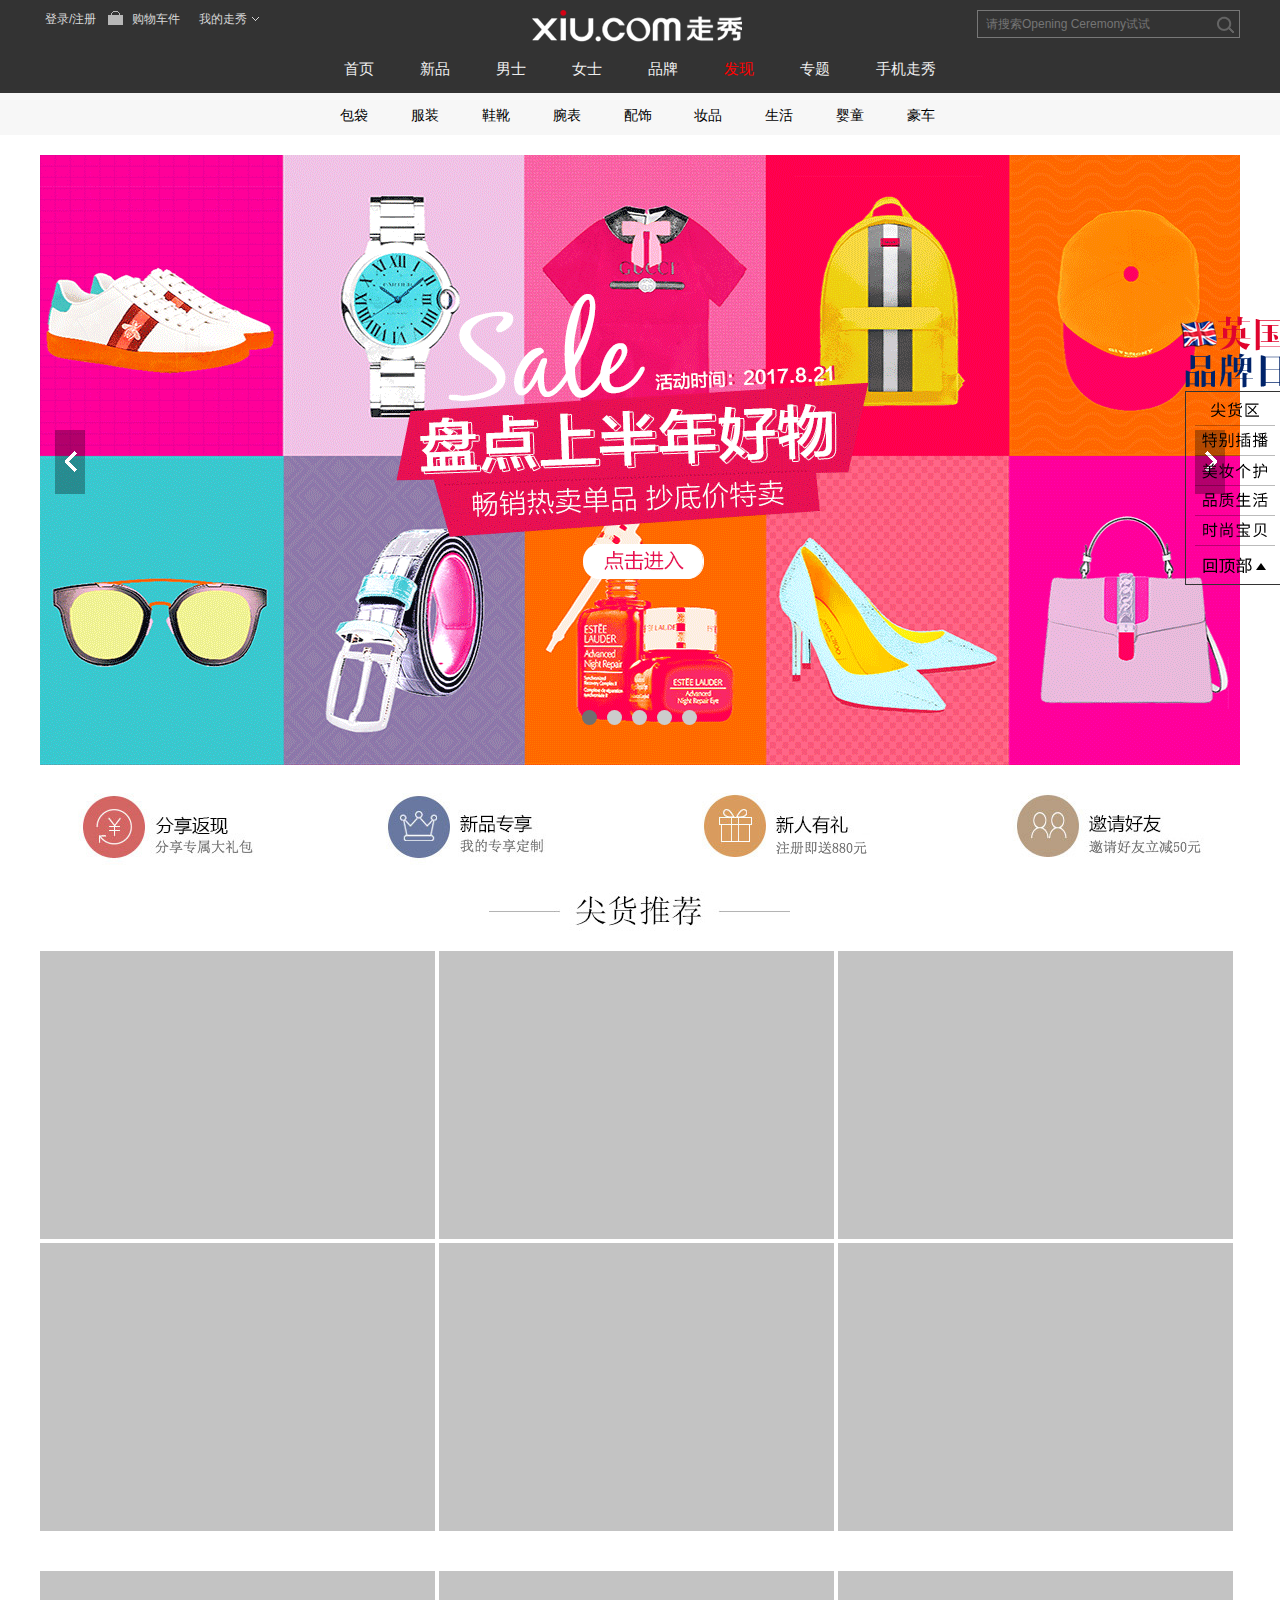
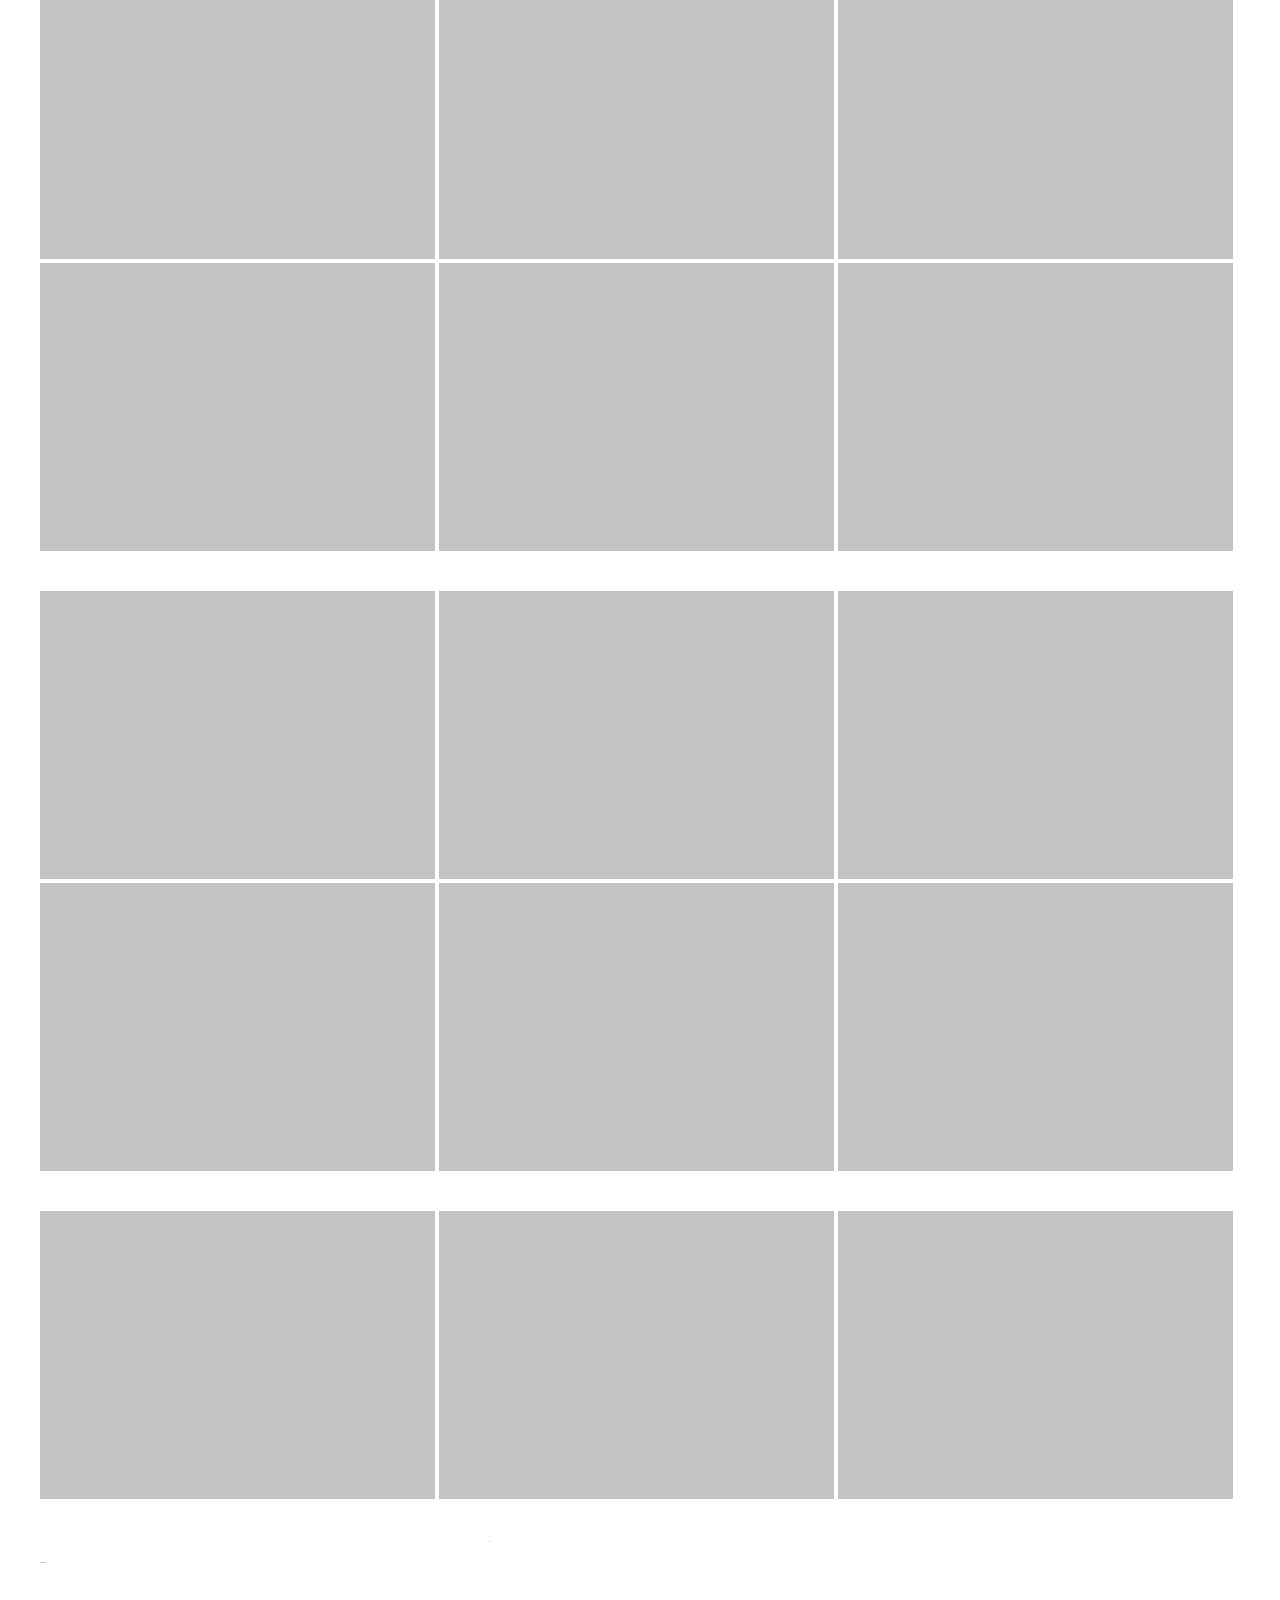
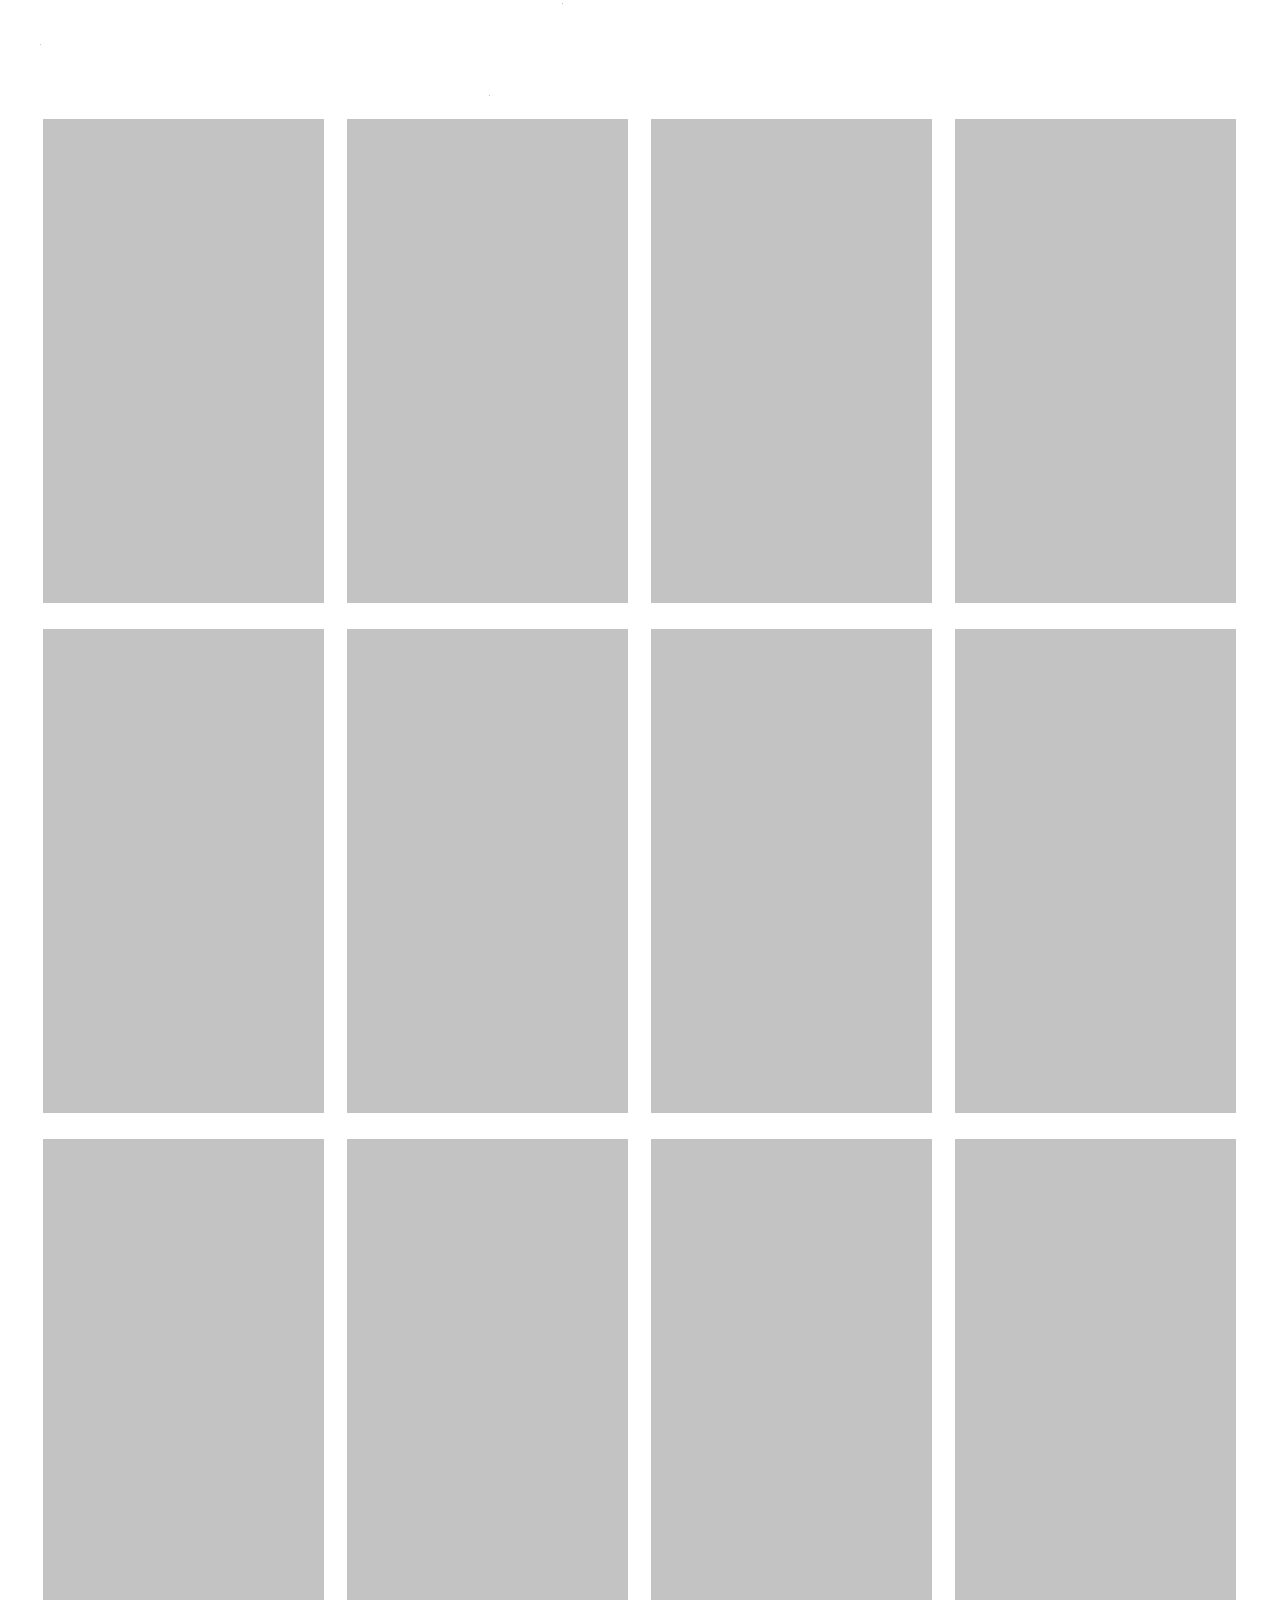
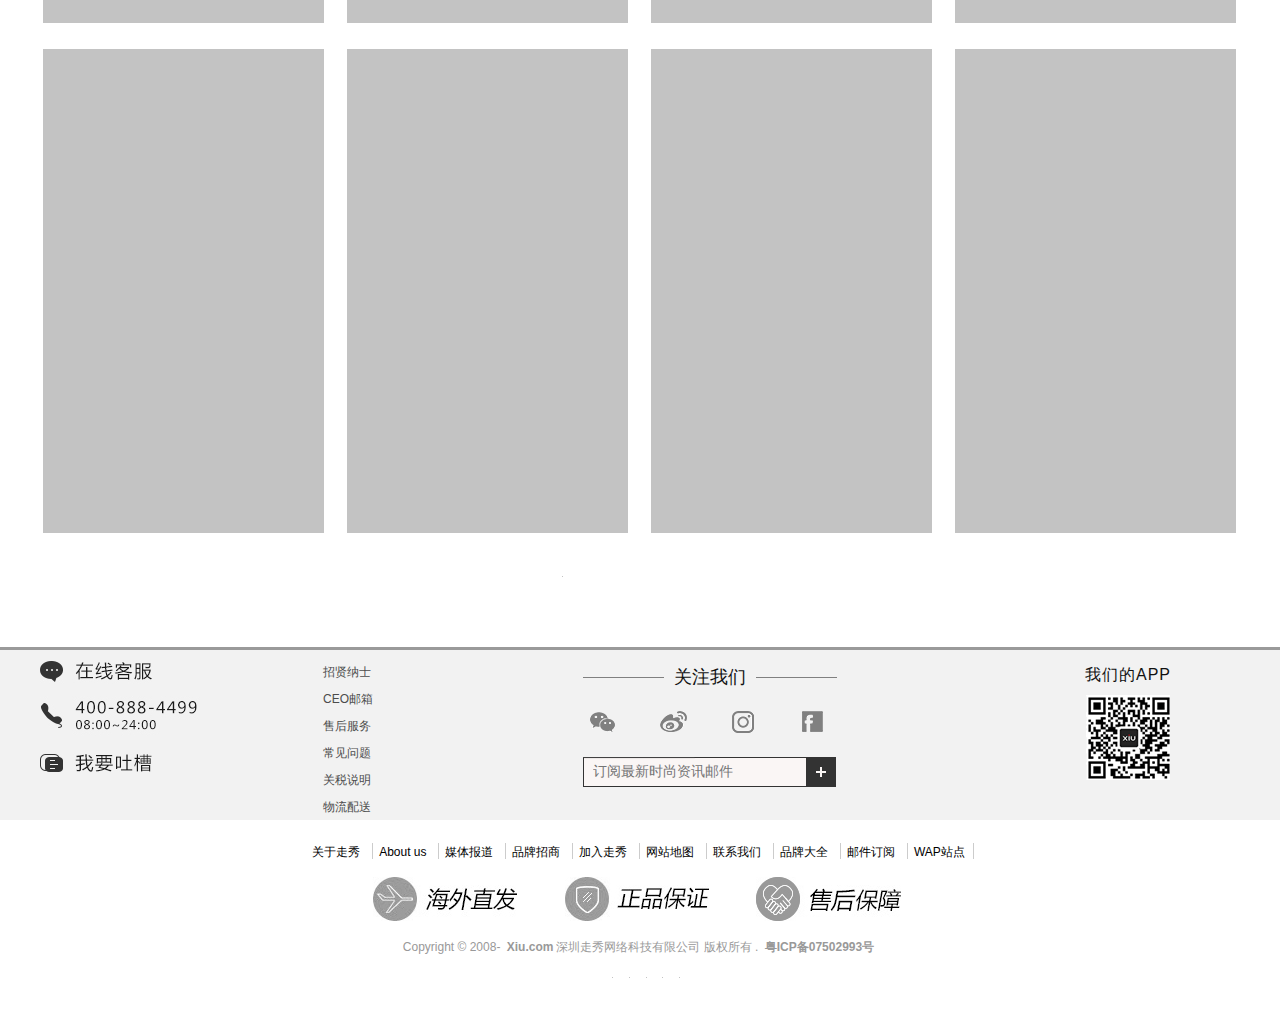
<file: xiu_project/index.html>
<!DOCTYPE html>
<html>

	<head>
		<meta charset="UTF-8">
		<meta content="走秀网,www.xiu.com" name="author">
		<meta content="走秀网,版权所有" name="Copyright">
		<meta content="走秀网官网-国际品牌，流行尖货，与全球同步上新。女装、男装、鞋靴、包袋、腕表、饰品、妆品、家居、婴童、礼物等上千款时尚品牌-xiu.com 发现全球时尚。" name="description">
		<meta content="走秀网,走秀网官网,xiu.com,国际品牌,全球购,海外名店,代购" name="keywords">
		<title>盘点上半年好物 畅销热卖单品 抄底价特卖-发现全球时尚-走秀网官网</title>
		<link rel="shortcut icon" href="images_sy/zouxiu.ico"/>  
		<link rel="stylesheet" type="text/css" href="css/header.css" />  
		<link rel="stylesheet" type="text/css" href="css/index.css" />
		<link rel="stylesheet" type="text/css" href="css/reset.css" />
		<link rel="stylesheet" type="text/css" href="css/nav.css" />
		
		<script type="text/javascript" src="jq/jquery-1.12.3.js"></script>
		<script src="http://libs.baidu.com/jquery/2.0.0/jquery.min.js"></script>
		<script src="js/jquery.cookie.js"></script>
		<script type="text/javascript" src="js/jquery.lazyload.js"></script>
		<script type="text/javascript" src="js/sy_js.js"></script>
		<script type="text/javascript" src="js/xiu_lunbo.js"></script>
		<script type="text/javascript" src="js/nav.js"></script>
	</head>

	<body>
		<!--头部-->
		<div id="box">
			<div class="top">
				<div class="left">
					<ul>
						<li>
							<a href="#" class="dj" title="登录/注册">登录/注册</a>
						</li>
						<li>
							<a href="#">购物车<span> 0 </span>件</a>
						</li>
						<li class="show">
							<a href="#">我的走秀</a>
							<ul class="show_list">
								<li>
									<a href="#">我的订单</a>
								</li>
								<li style="background:none;">
									<a href="#">自动退货</a>
								</li>
								<li>
									<a href="#">我的收藏</a>
								</li>
								<li>
									<a href="#">帮助中心</a>
								</li>
								<li>
									<a href="#">全部吐槽</a>
								</li>
							</ul>

						</li>

					</ul>
				</div>
				<div class="center">
					<h1>
						<a href="#">xiu.com走秀</a>
					</h1>
				</div>
				<div class="right">
					<form action="">
						<input type="text" placeholder="请搜索Opening Ceremony试试" class="txt" />
						<button class="but"></button>
					</form>
				</div>
			</div>
			<div class="bottom">
				<ul>
					<li>
						<a href="#">首页</a>
					</li>
					<li>
						<a href="#">新品</a>
					</li>
					<li>
						<a href="#">男士</a>
					</li>
					<li>
						<a href="#">女士</a>
					</li>
					<li>
						<a href="#">品牌</a>
					</li>
					<li>
						<a href="#" style="color:red">发现</a>
					</li>
					<li>
						<a href="#">专题</a>
					</li>
					<li>
						<a href="#">手机走秀</a>
					</li>
				</ul>
			</div>
		</div>
		<!--头部结束-->
		<!--导航-->
		<nav>
			<div class="nav_inner">
				<ul>
					<li>
						<a href="#" class="bot_a">包袋</a>
						<!--第一个二级导航-->
						<div class="nav_list">
							<div class="nav_lt"></div>
							<div class="nav_rt"></div>
						</div>

					</li>
					<li>
						<a href="#" class="bot_a">服装</a>
						<!--第二个二级导航-->
						<div class="nav_list">
							<div class="nav_lt1"></div>                           
							<div class="nav_rt1"></div>
							<div class="nav_lt_b"></div>                           
							<div class="nav_rt_b"></div>
						</div>
					</li>
					<li>
						<a href="#" class="bot_a">鞋靴</a>
						<!--第二个二级导航-->
						<div class="nav_list">
							<div class="nav_lt3"></div>
							<div class="nav_rt3"></div>
							<div class="nav_lt3_b"></div>
						</div>
					</li>
					<li>
						<a href="#" class="bot_a">腕表</a>
						<!--第二个二级导航-->
						<div class="nav_list">
							<div class="nav_lt4"></div>
							<div class="nav_rt4"></div>
							<div class="nav_lt4_b"></div>
						</div>
					</li>
					<li>
						<a href="#" class="bot_a">配饰</a>
						<!--第一个二级导航-->
						<div class="nav_list">
							<div class="nav_lt5"></div>
							<div class="nav_rt5"></div>
						</div>
					</li>
					<li>
						<a href="#" class="bot_a">妆品</a>
						<!--第一个二级导航-->
						<div class="nav_list">
							<div class="nav_lt6"></div>
							<div class="nav_rt6"></div>
						</div>
					</li>
					<li>
						<a href="#" class="bot_a">生活</a>
						<!--第一个二级导航-->
						<div class="nav_list">
							<div class="nav_lt7"></div>
							<div class="nav_rt7"></div>
						</div>
					</li>
					<li>
						<a href="#" class="bot_a">婴童</a>
						<!--第一个二级导航-->
						<div class="nav_list">
							<div class="nav_lt8"></div>
							<div class="nav_rt8"></div>
						</div>
					</li>
					<li>
						<a href="#" class="bot_a">豪车</a>
						<!--第一个二级导航-->
						<div class="nav_list">
							<div class="nav_lt9"></div>
							<div class="nav_rt9"></div>
						</div>
					</li>
				</ul>
			</div>
		</nav>
		<!--导航结束-->
		<!--轮播图-->
		<div id="banner">
			<div id="banner_inner">
				<ul id="list1">
					<!--<li><img class="lazy" data-original="images_sy/banner1.gif" /></li>
					<li><img class="lazy" data-original="images_sy/banner2a.jpg" /></li>
					<li><img class="lazy" data-original="images_sy/banner3.jpg" /></li>
					<li><img class="lazy" data-original="images_sy/banner4.jpg" /></li>
					<li><img class="lazy" data-original="images_sy/banner5.jpg" /></li>-->
				</ul>
				<ol id="list2">
					<!--<li class="bgcolor"></li>
					<li></li>
					<li></li>
					<li></li>
					<li></li>-->
				</ol>
				<div id="prev"></div>
				<div id="next"></div>

			</div>
		</div>
		<!--轮播图结束-->
		<!--最新活动-->
		<div id="wap">
			<div class="wap_inner">
				<ul>
					<li>
						<a href="#"></a>
					</li>
					<li>
						<a href="#"></a>  
					</li>
					<li>
						<a href="#"></a>  
					</li>
					<li>
						<a href="#"></a>  
					</li>
				</ul>
			</div>
		</div>
		<!--最新活动结束-->  
		<!--尖货推荐-->  
		<div id="best">
			<div class="best_inner">
				<!--尖货推荐图片-->
				<h3><img class="lazy" data-original="images_sy/goods_t.jpg"></h3>
				<!--尖货推荐的商品-->
				<ul class="tp" id="tp1">
					<!--<li><img class="lazy" data-original="images_sy/1.jpg"></li>
					<li><img class="lazy" data-original="images_sy/2.jpg"></li>
					<li><img class="lazy" data-original="images_sy/3.jpg"></li>
					<li><img class="lazy" data-original="images_sy/4.jpg"></li>
					<li><img class="lazy" data-original="images_sy/5.jpg"></li>
					<li><img class="lazy" data-original="images_sy/6.jpg"></li>-->
				</ul>
				<ul class="tp" id="tp2">
					<!--<li><img class="lazy" data-original="images_sy/7.jpg"></li>
					<li><img class="lazy" data-original="images_sy/8.jpg"></li>
					<li><img class="lazy" data-original="images_sy/9.jpg"></li>
					<li><img class="lazy" data-original="images_sy/10.jpg"></li>  
					<li><img class="lazy" data-original="images_sy/11a.jpg"></li>
					<li><img class="lazy" data-original="images_sy/12.jpg"></li>-->  
				</ul>
				<ul class="tp" id="tp3">
					<!--<li><img class="lazy" data-original="images_sy/13a.jpg"></li>
					<li><img class="lazy" data-original="images_sy/14.jpg"></li>
					<li><img class="lazy" data-original="images_sy/15.jpg"></li>
					<li><img class="lazy" data-original="images_sy/16.jpg"></li>
					<li><img class="lazy" data-original="images_sy/17.jpg"></li>
					<li><img class="lazy" data-original="images_sy/18.jpg"></li>-->
				</ul>
				<ul class="tp-last">
					<!--<li><img class="lazy" data-original="images_sy/19.jpg"></li>
					<li><img class="lazy" data-original="images_sy/20a.jpg"></li>
					<li><img class="lazy" data-original="images_sy/21.jpg"></li>-->
				</ul>
				<!--热荐专题-->
				<!--热荐专题图片-->
				<h3><img class="lazy" data-original="images_sy/topic_t.jpg"></h3>
				<ul class="ct">
					<!--<li>
						<img class="lazy" data-original="images_sy/beats_01.jpg" />
						<p><img class="lazy" data-original="images_sy/beats_01.png" /></p>
					</li>
					<li>
						<img class="lazy" data-original="images_sy/beats_02.jpg" />
						<p><img class="lazy" data-original="images_sy/beats_02.png" /></p>
					</li>
					<li>
						<img class="lazy" data-original="images_sy/beats_03.jpg" />
						<p><img class="lazy" data-original="images_sy/beats_03.png" /></p>
					</li>
					<li>
						<img class="lazy" data-original="images_sy/beats_04.jpg" />
						<p><img class="lazy" data-original="images_sy/beats_04.png" /></p>
					</li>
					<li>
						<img class="lazy" data-original="images_sy/beats_05.jpg" />
						<p><img class="lazy" data-original="images_sy/beats_05.png" /></p>
					</li>
					<li>
						<img class="lazy" data-original="images_sy/beats_06.jpg" />
						<p><img class="lazy" data-original="images_sy/beats_06.png" /></p>  
					</li>-->

				</ul>
				<!--查看更多专题-->
				<h4><img class="lazy" data-original="images_sy/topic_m.jpg"></h4>
				<!--走秀豪车图片-->
				<div class="pic">
					<a href="#"><img class="lazy" data-original="images_sy/0729auto.jpg"></a>
				</div>
				<!--发现好货-->
				<h3><img class="lazy" data-original="images_sy/found_t.jpg"></h3>
				<!--发现好货商品-->
				<ul class="bt shping">
					<!--<li>
						<a href="#"><img class="lazy" data-original="images_sy/a1.jpg" />
							<p></p>
						</a>
					</li>
					<li>
						<a href="#"><img class="lazy" data-original="images_sy/a2.jpg" />
							<p></p>
						</a>
					</li>
					<li>
						<a href="#"><img class="lazy" data-original="images_sy/a3.jpg" />
							<p></p>
						</a>
					</li>
					<li>
						<a href="#"><img class="lazy" data-original="images_sy/a4.jpg" />
							<p></p>
						</a>
					</li>
					<li>
						<a href="#"><img class="lazy" data-original="images_sy/a5.jpg" />
							<p></p>
						</a>
					</li>
					<li>
						<a href="#"><img class="lazy" data-original="images_sy/a6.jpg" />
							<p></p>
						</a>
					</li>
					<li>
						<a href="#"><img class="lazy" data-original="images_sy/a7.jpg" />
							<p></p>
						</a>
					</li>
					<li>
						<a href="#"><img class="lazy" data-original="images_sy/a8.jpg" />
							<p></p>
						</a>
					</li>
					<li>
						<a href="#"><img class="lazy" data-original="images_sy/a9.jpg" />
							<p></p>
						</a>
					</li>
					<li>
						<a href="#"><img class="lazy" data-original="images_sy/a10.jpg" />
							<p></p>
						</a>
					</li>
					<li>
						<a href="#"><img class="lazy" data-original="images_sy/a11.jpg" />
							<p></p>
						</a>
					</li>
					<li>
						<a href="#"><img class="lazy" data-original="images_sy/a12.jpg" />
							<p></p>
						</a>
					</li>
					<li>
						<a href="#"><img class="lazy" data-original="images_sy/a13.jpg" />
							<p></p>
						</a>
					</li>
					<li>
						<a href="#"><img class="lazy" data-original="images_sy/a14.jpg" />
							<p></p>
						</a>
					</li>
					<li>
						<a href="#"><img class="lazy" data-original="images_sy/a15.jpg" />
							<p></p>
						</a>
					</li>
					<li>
						<a href="#"><img class="lazy" data-original="images_sy/a16.jpg" />
							<p></p>
						</a>
					</li>-->
				</ul>
				<!--发现更多好货-->
				<h4><a href="#"><img class="lazy" data-original="images_sy/fonud_m.jpg"></a></h4>
			</div>
		</div>
		<!--底部导航-->
		<footer>
			<div class="foot_inner">
				<div class="top">
					<div class="top_inner">
						<div class="tel">
							<a href="#"></a>
							<p>
								<a href="#"></a>
							</p>
							<a href="#"></a>
						</div>
						<dl class="new">
							<dd>
								<a href="#">招贤纳士</a>
							</dd>
							<dd>
								<a href="#">CEO邮箱</a>
							</dd>
							<dd>
								<a href="#">售后服务</a>
							</dd>
							<dd>
								<a href="#">常见问题</a>
							</dd>
							<dd class="gs">
								<a href="#">关税说明</a>
								<div class="gs_box">
									<p>商品为海外商品，关税由海外卖家承担， 如顾客接海关或物流通知缴纳税费， 请先行按照国家规定支付，再凭纳税凭证联系走秀客服找海外卖家报销。
									</p>
								</div>
							</dd>
							<dd>
								<a href="#">物流配送</a>
							</dd>
						</dl>
						<div class="keep">
							<dl>
								<dt><span>关注我们</span></dt>
								<dd>
									<p class="keep_p">
										<a href="#">
											<i class="erweima">
		    			    					<img class="lazy" data-original="images_sy/erweima.jpg"/>
		    			    				</i>
										</a>
										<a href="#"></a>
										<a href="#"></a>
										<a href="#"></a>
									</p>
								</dd>
								<dd>
									<div class="email_box">
										<form action="">
											<input type="text" placeholder="订阅最新时尚资讯邮件" class="txt" />
											<input type="button" class="sub" />
										</form>
									</div>
								</dd>
							</dl>
						</div>
						<div class="code">
							<p>我们的APP</p>
							<span></span>
						</div>
					</div>
				</div>
				<div class="center">
					<ul>
						<li>
							<a href="#">关于走秀</a>
						</li>
						<li>
							<a href="#">About us</a>
						</li>
						<li>
							<a href="#">媒体报道</a>
						</li>
						<li>
							<a href="#">品牌招商</a>
						</li>
						<li>
							<a href="#">加入走秀</a>
						</li>
						<li>
							<a href="#">网站地图</a>
						</li>
						<li>
							<a href="#">联系我们</a>
						</li>
						<li>
							<a href="#">品牌大全</a>
						</li>
						<li>
							<a href="#">邮件订阅</a>
						</li>
						<li>
							<a href="#">WAP站点</a>
						</li>
					</ul>
				</div>
				<div class="bt">
					<a href="#"></a>
					<a href="#"></a>
					<a href="#"></a>
				</div>
				<p class="show">
					Copyright © 2008-
					<a href="http://www.xiu.com" class="wz">Xiu.com</a>深圳走秀网络科技有限公司 版权所有 .
					<a href="#" class="wz">粤ICP备07502993号</a>
				</p>
				<div class="ft_bt">
					<a href="#"><img class="lazy" data-original="images_sy/c_01.jpg" /></a>
					<a href="#"><img class="lazy" data-original="images_sy/c_04.jpg" /></a>
					<a href="#"><img class="lazy" data-original="images_sy/c_08.jpg" /></a>
					<a href="#"><img class="lazy" data-original="images_sy/c_09.jpg" /></a>
					<a href="#"><img class="lazy" data-original="images_sy/c_11.jpg" /></a>

				</div>
			</div>
		</footer>
		<div id="ceNav">
			<div id="ceList">
				<ul>
					<li></li>
					<li><a href="http://www.xiu.com/cx/150278.shtml"></a></li>
					<li><a href="http://www.xiu.com/cx/185756.shtml"></a></li>
					<li><a href="http://www.xiu.com/cx/206122.shtml"></a></li>
					<li><a href="http://www.xiu.com/cx/176713.shtml"></a></li>
					<li></li>
				</ul>
			</div>
		</div>
	</body>

</html>
</file>
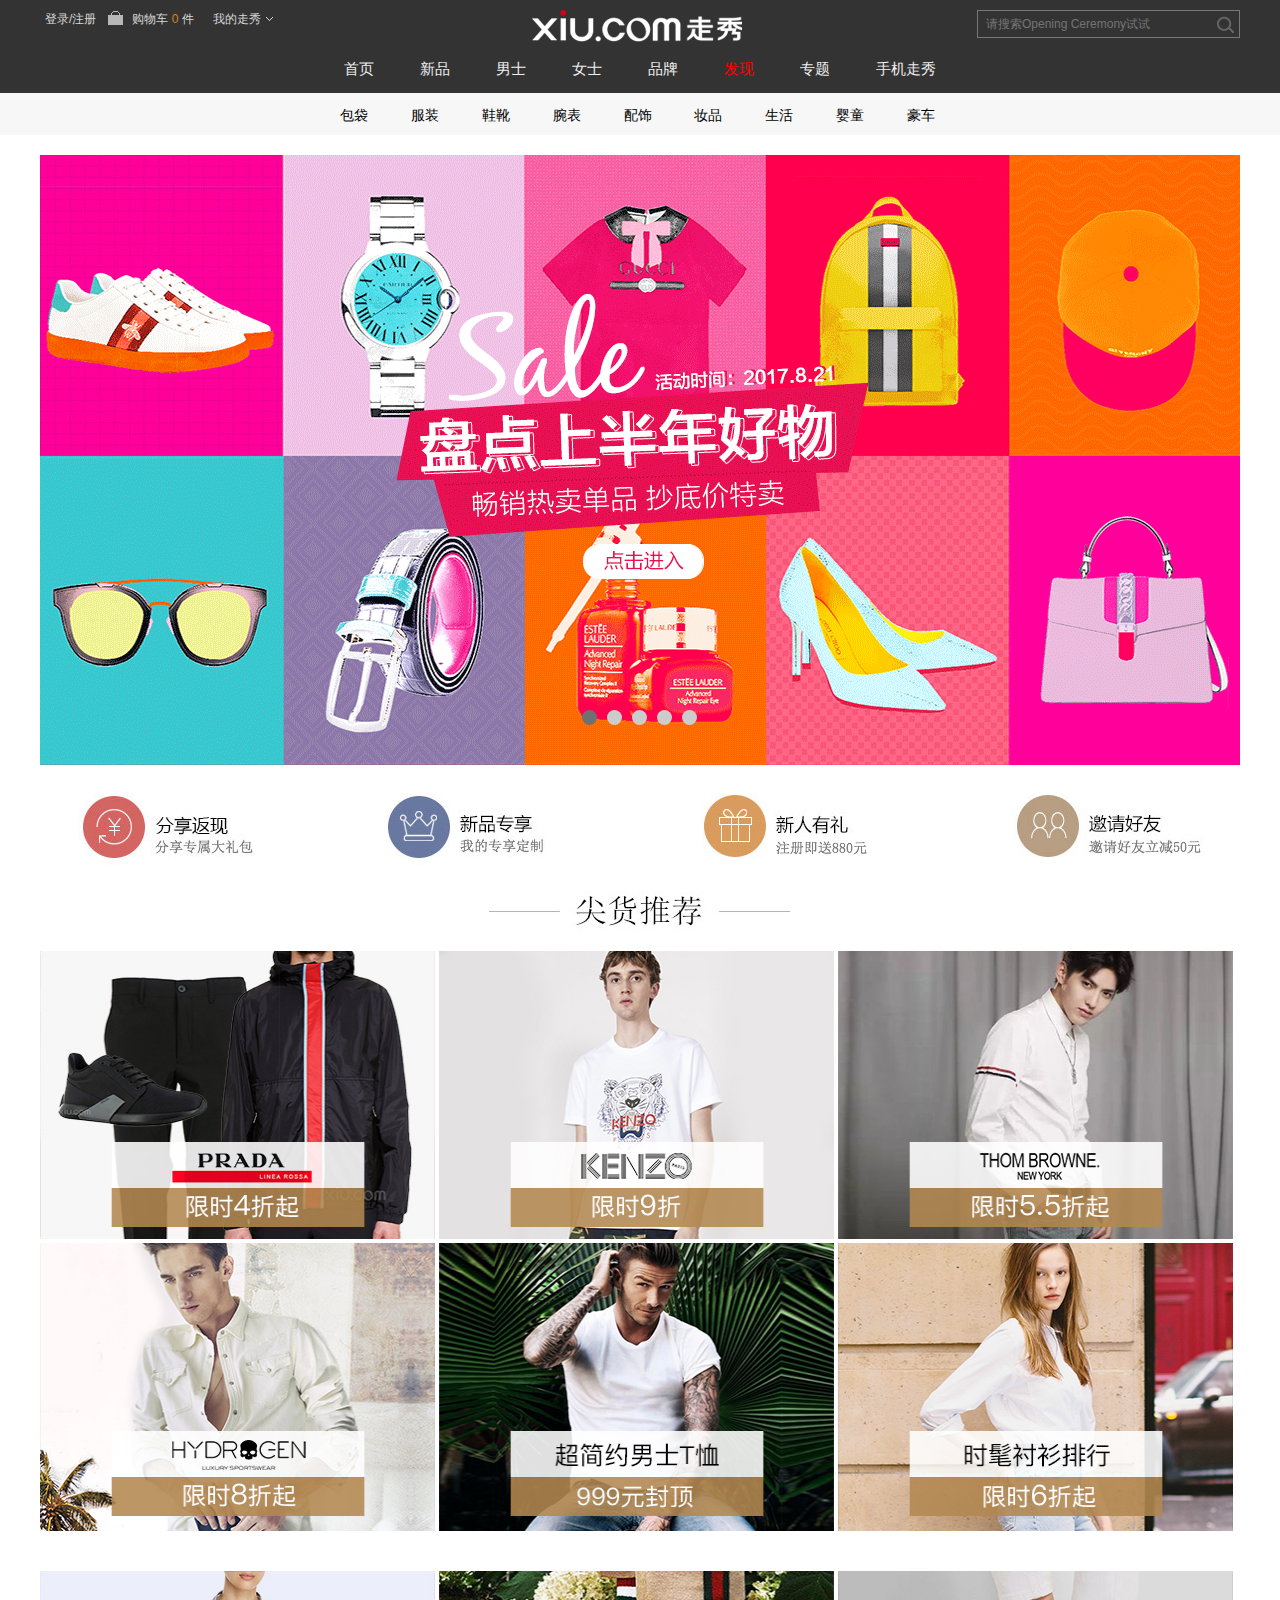
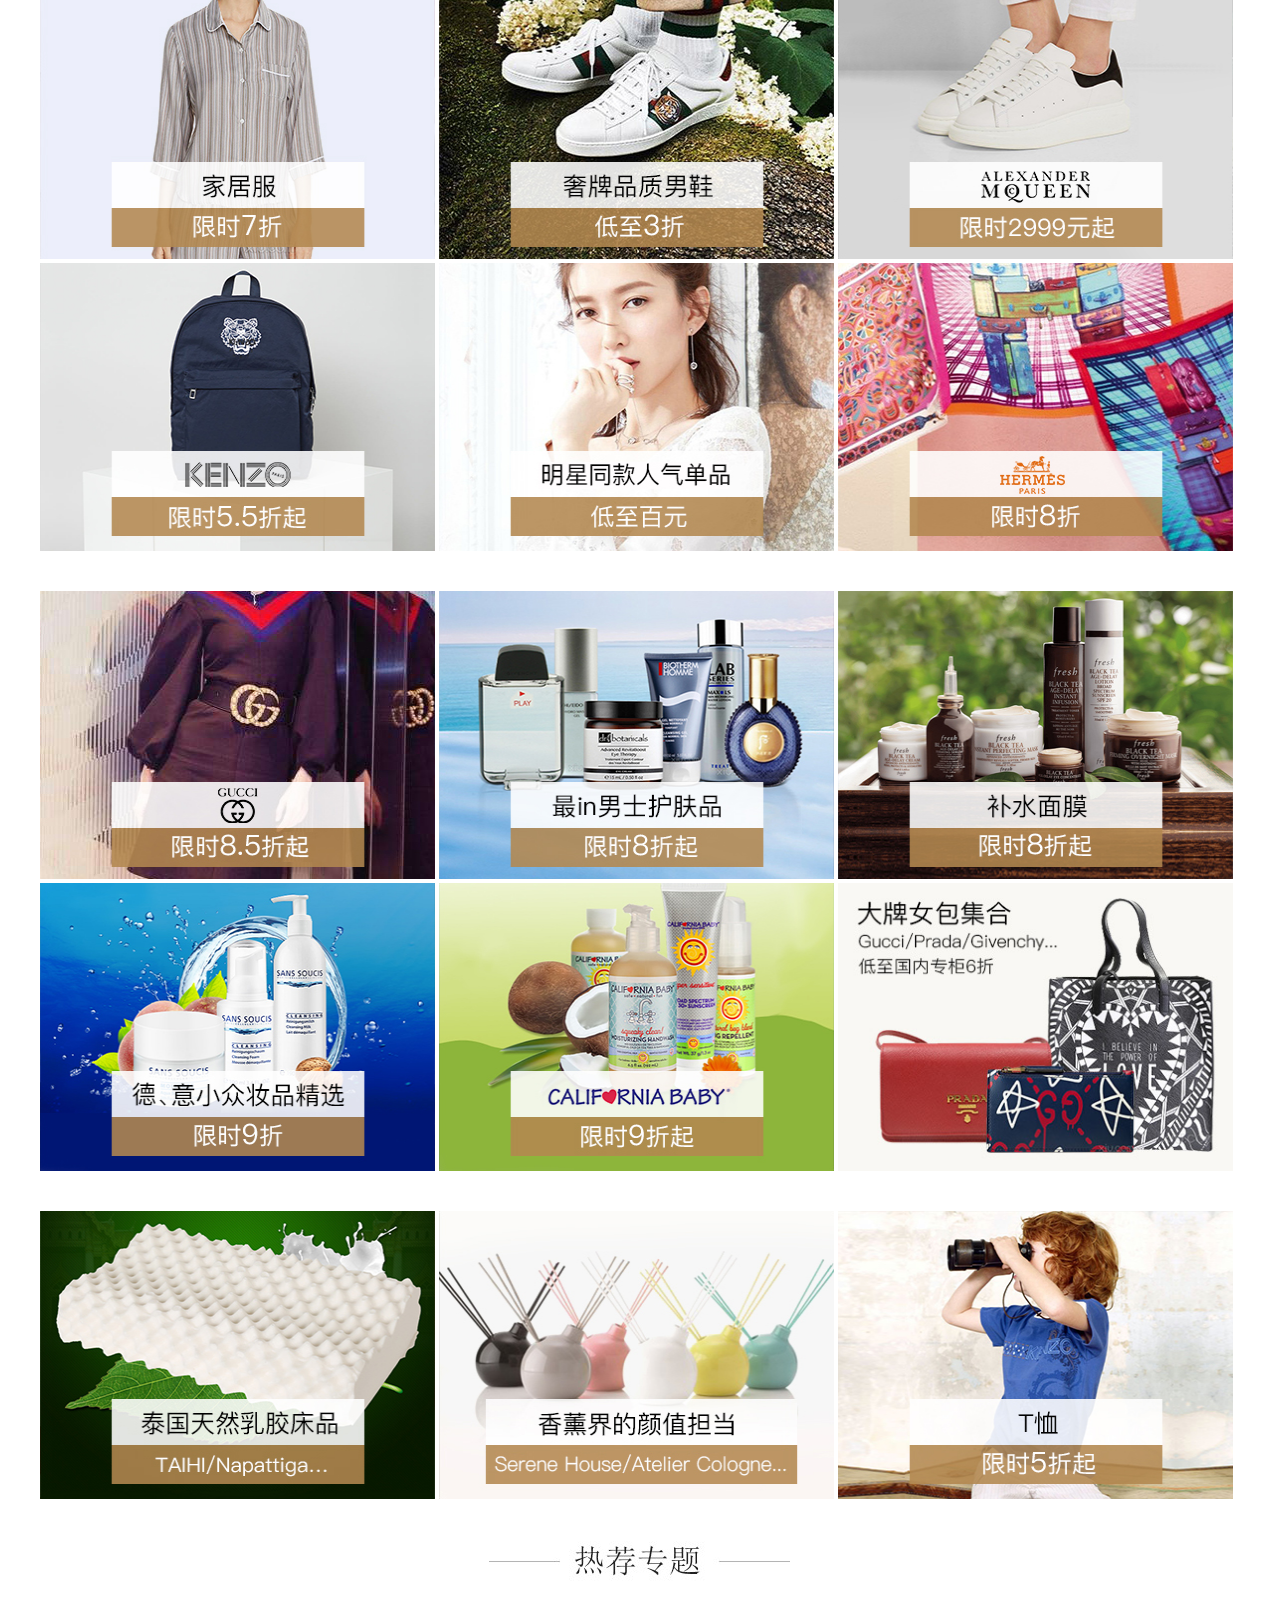
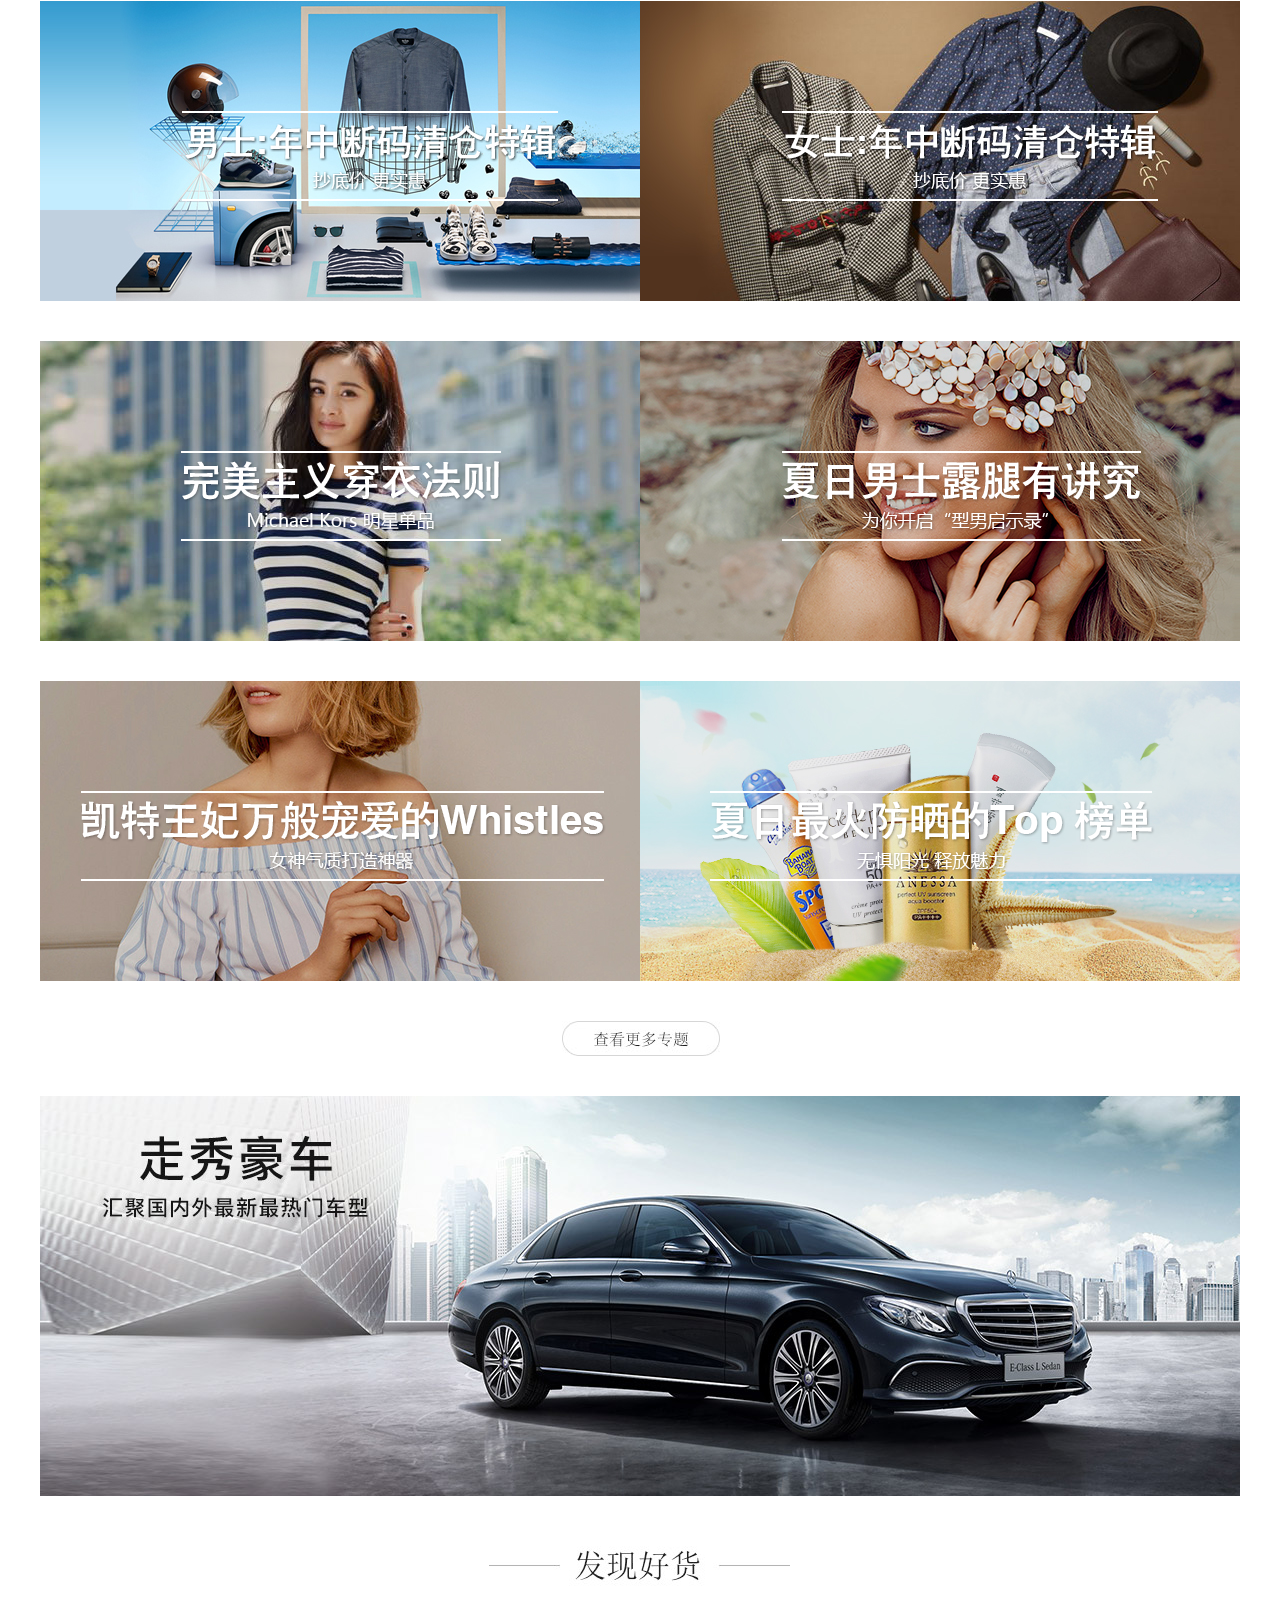
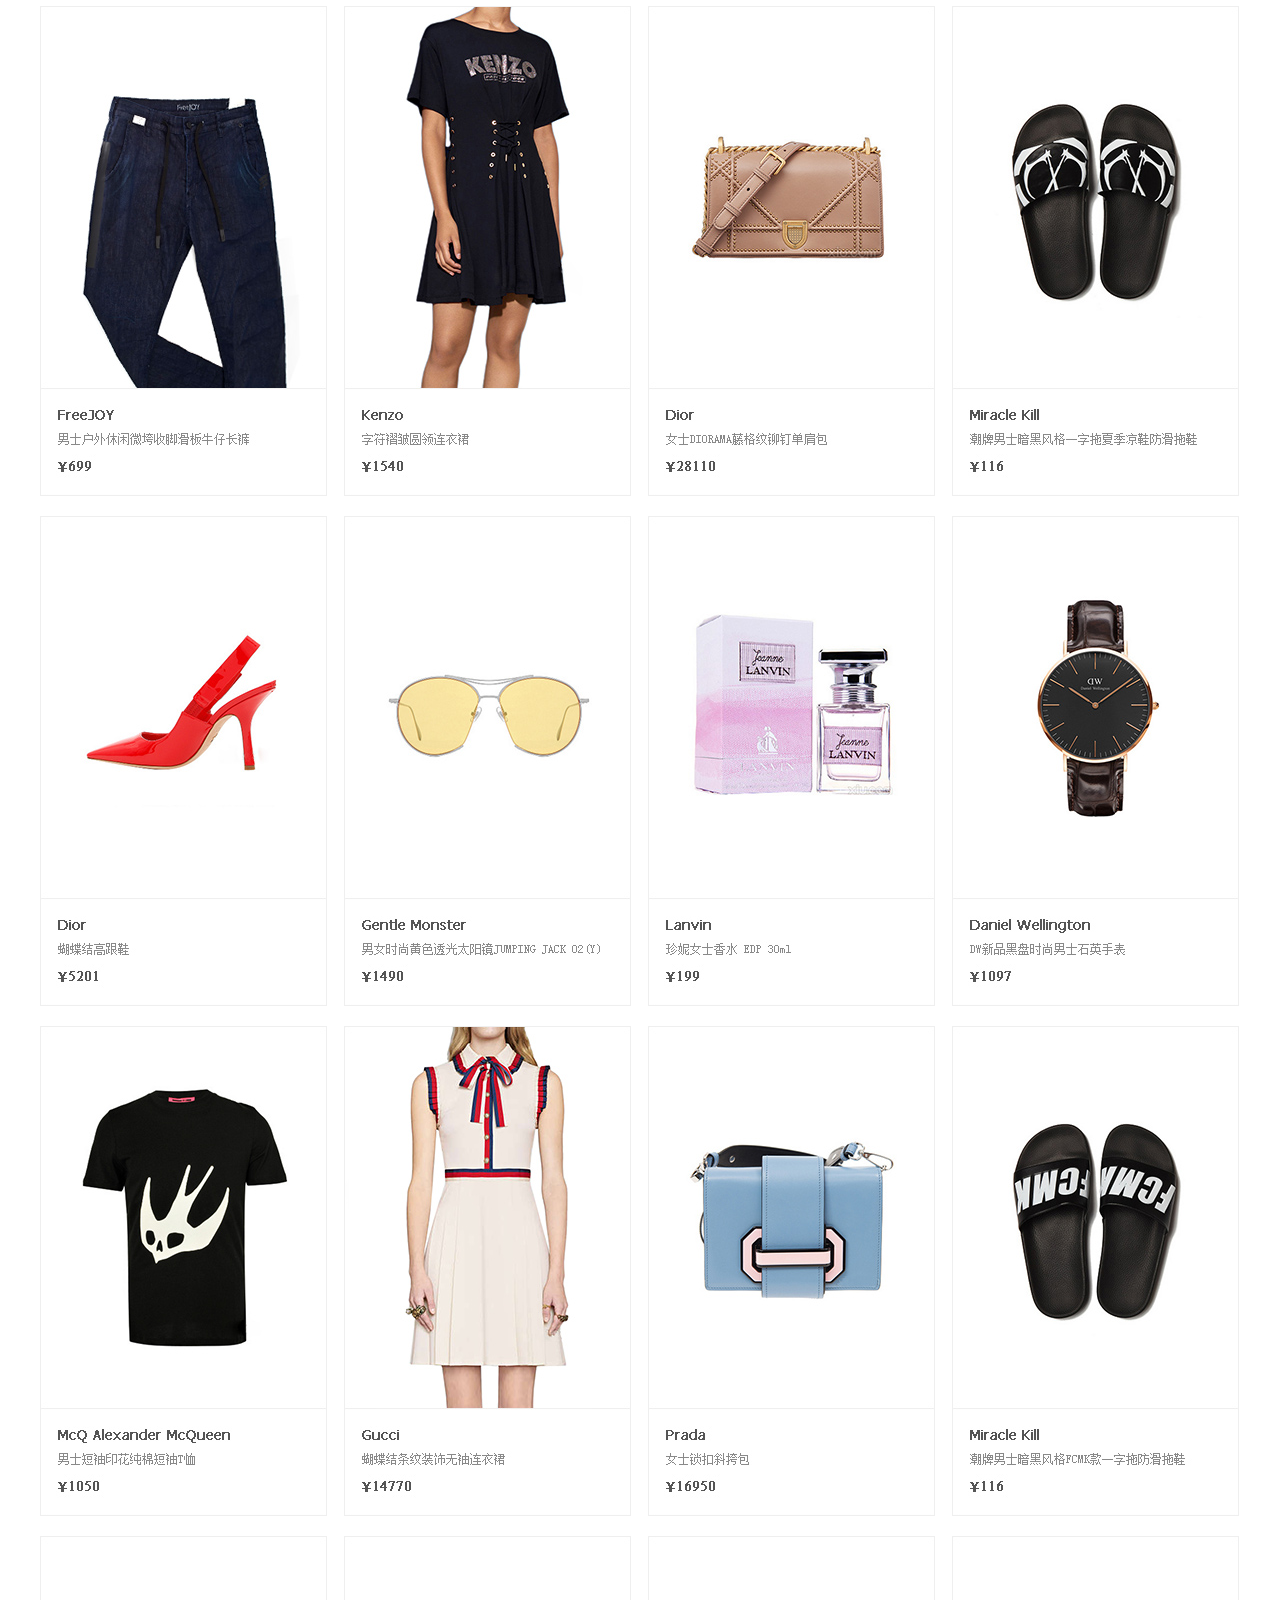
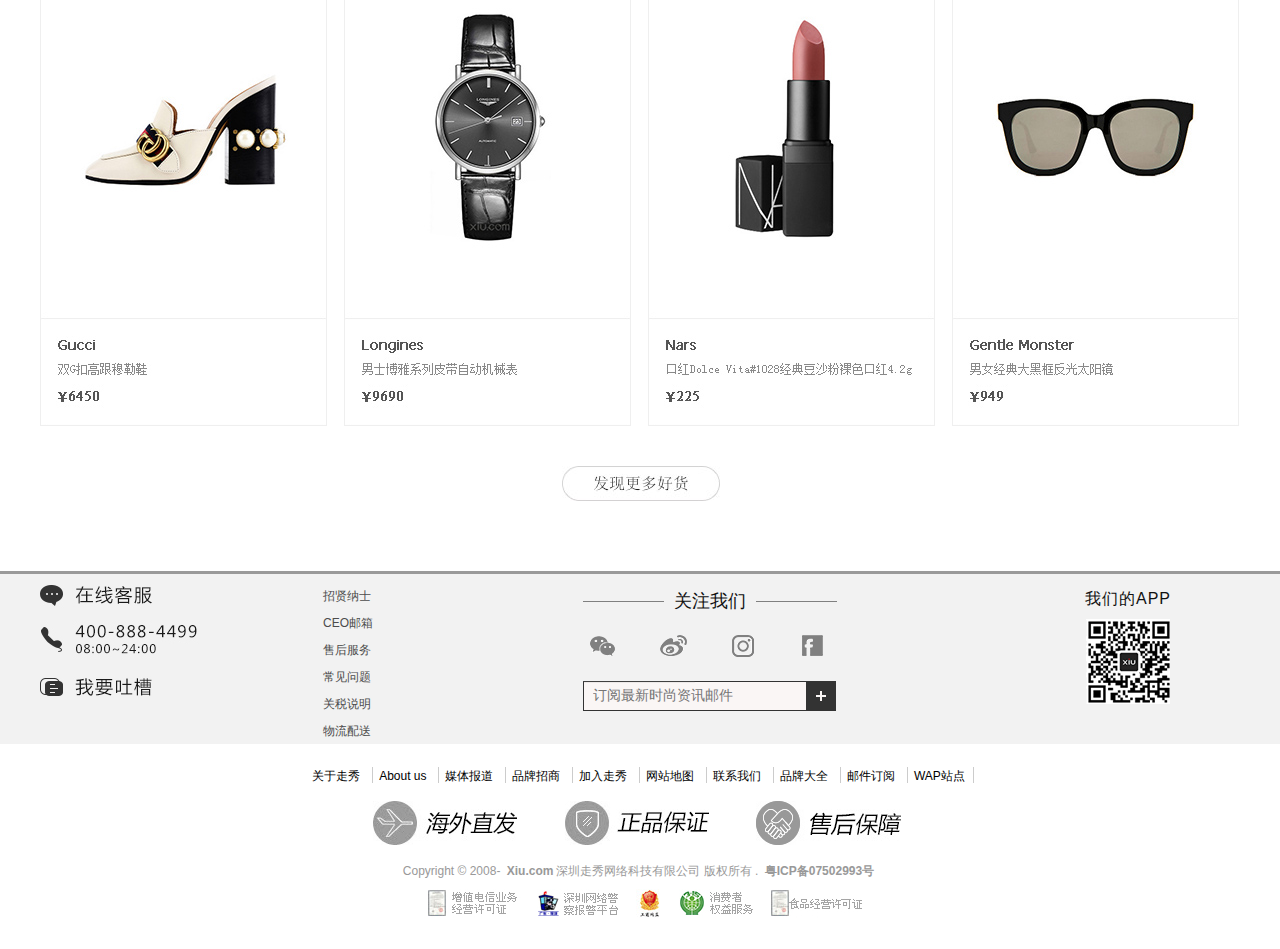
<file: xiu_project/images_sy/xiu_project/index.html>
<!DOCTYPE html>
<html>

	<head>
		<meta charset="UTF-8">
		<meta content="走秀网,www.xiu.com" name="author">
		<meta content="走秀网,版权所有" name="Copyright">
		<meta content="走秀网官网-国际品牌，流行尖货，与全球同步上新。女装、男装、鞋靴、包袋、腕表、饰品、妆品、家居、婴童、礼物等上千款时尚品牌-xiu.com 发现全球时尚。" name="description">
		<meta content="走秀网,走秀网官网,xiu.com,国际品牌,全球购,海外名店,代购" name="keywords">
		<title>盘点上半年好物 畅销热卖单品 抄底价特卖-发现全球时尚-走秀网官网</title>
		<link rel="shortcut icon" href="images_sy/zouxiu.ico"/>
		<link rel="stylesheet" type="text/css" href="css/header.css" />
		<link rel="stylesheet" type="text/css" href="css/index.css" />
		<link rel="stylesheet" type="text/css" href="css/reset.css" />
		<link rel="stylesheet" type="text/css" href="css/nav.css" />
		
		<script type="text/javascript" src="jq/jquery.js"></script>
		<script type="text/javascript" src="js/sy_js.js"></script>
		<script type="text/javascript" src="js/move.js"></script>
		<script type="text/javascript" src="js/banner.js"></script>
		<script type="text/javascript" src="js/Ajax.js"></script>
		<script type="text/javascript" src="js/nav.js"></script>
	</head>

	<body>
		<!--头部-->
		<div id="box">
			<div class="top">
				<div class="left">
					<ul>
						<li>
							<a href="#" class="dj" title="登录/注册">登录/注册</a>
						</li>
						<li>
							<a href="#">购物车<span> 0 </span>件</a>
						</li>
						<li class="show">
							<a href="#">我的走秀</a>
							<ul class="show_list">
								<li>
									<a href="#">我的订单</a>
								</li>
								<li style="background:none;">
									<a href="#">自动退货</a>
								</li>
								<li>
									<a href="#">我的收藏</a>
								</li>
								<li>
									<a href="#">帮助中心</a>
								</li>
								<li>
									<a href="#">全部吐槽</a>
								</li>
							</ul>

						</li>

					</ul>
				</div>
				<div class="center">
					<a href="#">xiu.com走秀</a>
				</div>
				<div class="right">
					<form action="">
						<input type="text" placeholder="请搜索Opening Ceremony试试" class="txt" />
						<button class="but"></button>
					</form>
				</div>
			</div>
			<div class="bottom">
				<ul>
					<li>
						<a href="#">首页</a>
					</li>
					<li>
						<a href="#">新品</a>
					</li>
					<li>
						<a href="#">男士</a>
					</li>
					<li>
						<a href="#">女士</a>
					</li>
					<li>
						<a href="#">品牌</a>
					</li>
					<li>
						<a href="#" style="color:red">发现</a>
					</li>
					<li>
						<a href="#">专题</a>
					</li>
					<li>
						<a href="#">手机走秀</a>
					</li>
				</ul>
			</div>
		</div>
		<!--头部结束-->
		<!--导航-->
		<nav>
			<div class="nav_inner">
				<ul>
					<li>
						<a href="#" class="bot_a">包袋</a>
						<!--第一个二级导航-->
						<div class="nav_list">
							<div class="nav_lt"></div>
							<div class="nav_rt"></div>
						</div>

					</li>
					<li>
						<a href="#" class="bot_a">服装</a>
						<!--第二个二级导航-->
						<div class="nav_list">
							<div class="nav_lt1"></div>                           
							<div class="nav_rt1"></div>
							<div class="nav_lt_b"></div>                           
							<div class="nav_rt_b"></div>
						</div>
					</li>
					<li>
						<a href="#" class="bot_a">鞋靴</a>
						<!--第二个二级导航-->
						<div class="nav_list">
							<div class="nav_lt3"></div>
							<div class="nav_rt3"></div>
							<div class="nav_lt3_b"></div>
						</div>
					</li>
					<li>
						<a href="#" class="bot_a">腕表</a>
						<!--第二个二级导航-->
						<div class="nav_list">
							<div class="nav_lt4"></div>
							<div class="nav_rt4"></div>
							<div class="nav_lt4_b"></div>
						</div>
					</li>
					<li>
						<a href="#" class="bot_a">配饰</a>
						<!--第一个二级导航-->
						<div class="nav_list">
							<div class="nav_lt5"></div>
							<div class="nav_rt5"></div>
						</div>
					</li>
					<li>
						<a href="#" class="bot_a">妆品</a>
						<!--第一个二级导航-->
						<div class="nav_list">
							<div class="nav_lt6"></div>
							<div class="nav_rt6"></div>
						</div>
					</li>
					<li>
						<a href="#" class="bot_a">生活</a>
						<!--第一个二级导航-->
						<div class="nav_list">
							<div class="nav_lt7"></div>
							<div class="nav_rt7"></div>
						</div>
					</li>
					<li>
						<a href="#" class="bot_a">婴童</a>
						<!--第一个二级导航-->
						<div class="nav_list">
							<div class="nav_lt8"></div>
							<div class="nav_rt8"></div>
						</div>
					</li>
					<li>
						<a href="#" class="bot_a">豪车</a>
						<!--第一个二级导航-->
						<div class="nav_list">
							<div class="nav_lt9"></div>
							<div class="nav_rt9"></div>
						</div>
					</li>
				</ul>
			</div>
		</nav>
		<!--导航结束-->
		<!--轮播图-->
		<div id="banner">
			<div id="banner_inner">
				<ul id="list1">
					<li><img src="images_sy/banner1.gif" /></li>
					<li><img src="images_sy/banner2a.jpg" /></li>
					<li><img src="images_sy/banner3.jpg" /></li>
					<li><img src="images_sy/banner4.jpg" /></li>
					<li><img src="images_sy/banner5.jpg" /></li>
				</ul>
				<ol id="list2">
					<li class="bgcolor"></li>
					<li></li>
					<li></li>
					<li></li>
					<li></li>
				</ol>
			</div>
		</div>
		<!--轮播图结束-->
		<!--最新活动-->
		<div id="wap">
			<div class="wap_inner">
				<ul>
					<li>
						<a href="#"></a>
					</li>
					<li>
						<a href="#"></a>
					</li>
					<li>
						<a href="#"></a>
					</li>
					<li>
						<a href="#"></a>
					</li>
				</ul>
			</div>
		</div>
		<!--最新活动结束-->
		<!--尖货推荐-->
		<div id="best">
			<div class="best_inner">
				<!--尖货推荐图片-->
				<h3><img src="images_sy/goods_t.jpg"></h3>
				<!--尖货推荐的商品-->
				<ul class="tp" id="tp1">
					<!--<li><img src="images_sy/1.jpg"></li>
					<li><img src="images_sy/2.jpg"></li>
					<li><img src="images_sy/3.jpg"></li>
					<li><img src="images_sy/4.jpg"></li>
					<li><img src="images_sy/5.jpg"></li>
					<li><img src="images_sy/6.jpg"></li>-->
				</ul>
				<ul class="tp" id="tp2">
					<!--<li><img src="images_sy/7.jpg"></li>
					<li><img src="images_sy/8.jpg"></li>
					<li><img src="images_sy/9.jpg"></li>
					<li><img src="images_sy/10.jpg"></li>
					<li><img src="images_sy/11a.jpg"></li>
					<li><img src="images_sy/12.jpg"></li>-->
				</ul>
				<ul class="tp" id="tp3">
					<!--<li><img src="images_sy/13a.jpg"></li>
					<li><img src="images_sy/14.jpg"></li>
					<li><img src="images_sy/15.jpg"></li>
					<li><img src="images_sy/16.jpg"></li>
					<li><img src="images_sy/17.jpg"></li>
					<li><img src="images_sy/18.jpg"></li>-->
				</ul>
				<ul class="tp-last">
					<!--<li><img src="images_sy/19.jpg"></li>
					<li><img src="images_sy/20a.jpg"></li>
					<li><img src="images_sy/21.jpg"></li>-->
				</ul>
				<!--热荐专题-->
				<!--热荐专题图片-->
				<h3><img src="images_sy/topic_t.jpg"></h3>
				<ul class="ct">
					<!--<li>
						<img src="images_sy/beats_01.jpg" />
						<p><img src="images_sy/beats_01.png" /></p>
					</li>
					<li>
						<img src="images_sy/beats_02.jpg" />
						<p><img src="images_sy/beats_02.png" /></p>
					</li>
					<li>
						<img src="images_sy/beats_03.jpg" />
						<p><img src="images_sy/beats_03.png" /></p>
					</li>
					<li>
						<img src="images_sy/beats_04.jpg" />
						<p><img src="images_sy/beats_04.png" /></p>
					</li>
					<li>
						<img src="images_sy/beats_05.jpg" />
						<p><img src="images_sy/beats_05.png" /></p>
					</li>
					<li>
						<img src="images_sy/beats_06.jpg" />
						<p><img src="images_sy/beats_06.png" /></p>
					</li>-->

				</ul>
				<!--查看更多专题-->
				<h4><img src="images_sy/topic_m.jpg"></h4>
				<!--走秀豪车图片-->
				<div class="pic">
					<a href="#"><img src="images_sy/0729auto.jpg"></a>
				</div>
				<!--发现好货-->
				<h3><img src="images_sy/found_t.jpg"></h3>
				<!--发现好货商品-->
				<ul class="bt shping">
					<!--<li>
						<a href="#"><img src="images_sy/a1.jpg" />
							<p></p>
						</a>
					</li>
					<li>
						<a href="#"><img src="images_sy/a2.jpg" />
							<p></p>
						</a>
					</li>
					<li>
						<a href="#"><img src="images_sy/a3.jpg" />
							<p></p>
						</a>
					</li>
					<li>
						<a href="#"><img src="images_sy/a4.jpg" />
							<p></p>
						</a>
					</li>
					<li>
						<a href="#"><img src="images_sy/a5.jpg" />
							<p></p>
						</a>
					</li>
					<li>
						<a href="#"><img src="images_sy/a6.jpg" />
							<p></p>
						</a>
					</li>
					<li>
						<a href="#"><img src="images_sy/a7.jpg" />
							<p></p>
						</a>
					</li>
					<li>
						<a href="#"><img src="images_sy/a8.jpg" />
							<p></p>
						</a>
					</li>
					<li>
						<a href="#"><img src="images_sy/a9.jpg" />
							<p></p>
						</a>
					</li>
					<li>
						<a href="#"><img src="images_sy/a10.jpg" />
							<p></p>
						</a>
					</li>
					<li>
						<a href="#"><img src="images_sy/a11.jpg" />
							<p></p>
						</a>
					</li>
					<li>
						<a href="#"><img src="images_sy/a12.jpg" />
							<p></p>
						</a>
					</li>
					<li>
						<a href="#"><img src="images_sy/a13.jpg" />
							<p></p>
						</a>
					</li>
					<li>
						<a href="#"><img src="images_sy/a14.jpg" />
							<p></p>
						</a>
					</li>
					<li>
						<a href="#"><img src="images_sy/a15.jpg" />
							<p></p>
						</a>
					</li>
					<li>
						<a href="#"><img src="images_sy/a16.jpg" />
							<p></p>
						</a>
					</li>-->
				</ul>
				<!--发现更多好货-->
				<h4><a href="#"><img src="images_sy/fonud_m.jpg"></a></h4>
			</div>
		</div>
		<!--底部导航-->
		<footer>
			<div class="foot_inner">
				<div class="top">
					<div class="top_inner">
						<div class="tel">
							<a href="#"></a>
							<p>
								<a href="#"></a>
							</p>
							<a href="#"></a>
						</div>
						<dl class="new">
							<dd>
								<a href="#">招贤纳士</a>
							</dd>
							<dd>
								<a href="#">CEO邮箱</a>
							</dd>
							<dd>
								<a href="#">售后服务</a>
							</dd>
							<dd>
								<a href="#">常见问题</a>
							</dd>
							<dd class="gs">
								<a href="#">关税说明</a>
								<div class="gs_box">
									<p>商品为海外商品，关税由海外卖家承担， 如顾客接海关或物流通知缴纳税费， 请先行按照国家规定支付，再凭纳税凭证联系走秀客服找海外卖家报销。
									</p>
								</div>
							</dd>
							<dd>
								<a href="#">物流配送</a>
							</dd>
						</dl>
						<div class="keep">
							<dl>
								<dt><span>关注我们</span></dt>
								<dd>
									<p class="keep_p">
										<a href="#">
											<i class="erweima">
		    			    					<img src="images_sy/erweima.jpg"/>
		    			    				</i>
										</a>
										<a href="#"></a>
										<a href="#"></a>
										<a href="#"></a>
									</p>
								</dd>
								<dd>
									<div class="email_box">
										<form action="">
											<input type="text" placeholder="订阅最新时尚资讯邮件" class="txt" />
											<input type="button" class="sub" />
										</form>
									</div>
								</dd>
							</dl>
						</div>
						<div class="code">
							<p>我们的APP</p>
							<span></span>
						</div>
					</div>
				</div>
				<div class="center">
					<ul>
						<li>
							<a href="#">关于走秀</a>
						</li>
						<li>
							<a href="#">About us</a>
						</li>
						<li>
							<a href="#">媒体报道</a>
						</li>
						<li>
							<a href="#">品牌招商</a>
						</li>
						<li>
							<a href="#">加入走秀</a>
						</li>
						<li>
							<a href="#">网站地图</a>
						</li>
						<li>
							<a href="#">联系我们</a>
						</li>
						<li>
							<a href="#">品牌大全</a>
						</li>
						<li>
							<a href="#">邮件订阅</a>
						</li>
						<li>
							<a href="#">WAP站点</a>
						</li>
					</ul>
				</div>
				<div class="bt">
					<a href="#"></a>
					<a href="#"></a>
					<a href="#"></a>
				</div>
				<p class="show">
					Copyright © 2008-
					<a href="http://www.xiu.com" class="wz">Xiu.com</a>深圳走秀网络科技有限公司 版权所有 .
					<a href="#" class="wz">粤ICP备07502993号</a>
				</p>
				<div class="ft_bt">
					<a href="#"><img src="images_sy/c_01.jpg" /></a>
					<a href="#"><img src="images_sy/c_04.jpg" /></a>
					<a href="#"><img src="images_sy/c_08.jpg" /></a>
					<a href="#"><img src="images_sy/c_09.jpg" /></a>
					<a href="#"><img src="images_sy/c_11.jpg" /></a>

				</div>
			</div>
		</footer>
	</body>

</html>
</file>
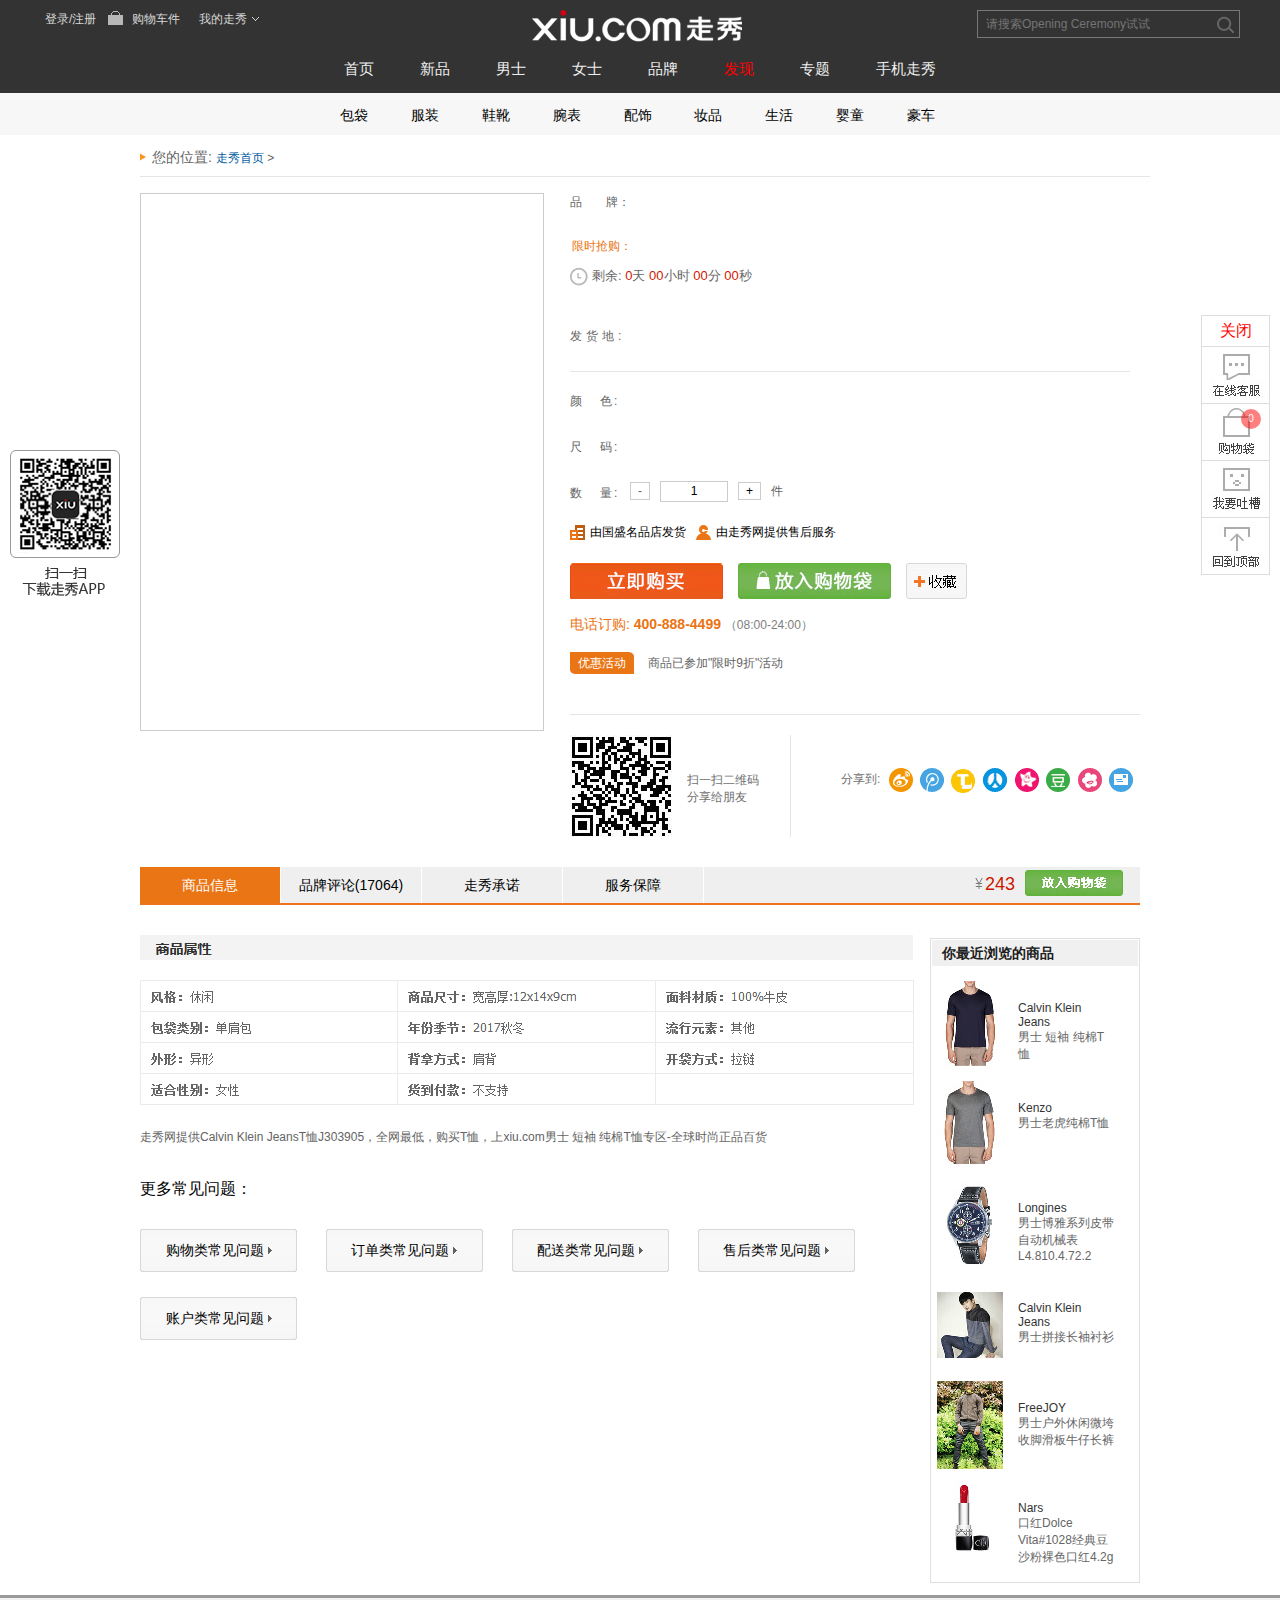
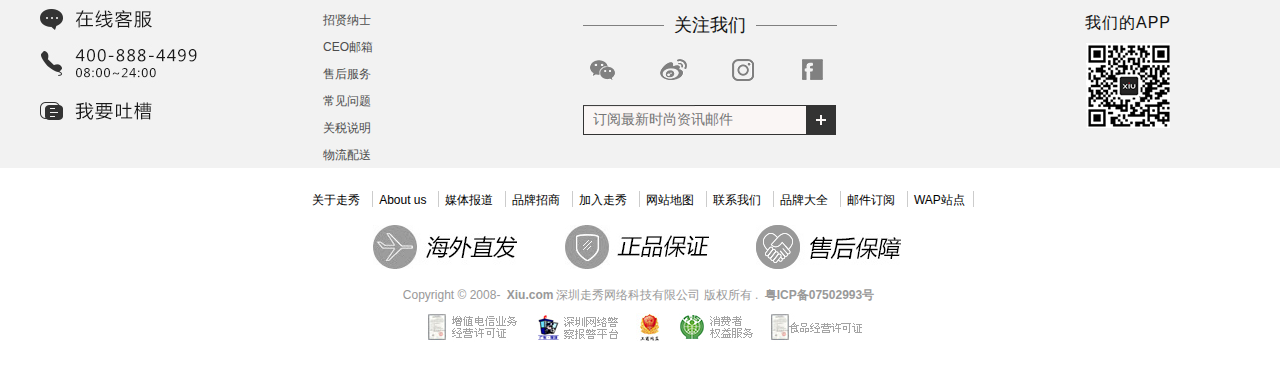
<file: xiu_project/details.html>
<!DOCTYPE html>
<html>

	<head>
		<meta charset="UTF-8">
		<meta content="走秀网,www.xiu.com" name="author">
		<meta content="走秀网,版权所有" name="Copyright">
		<meta content="走秀网官网-国际品牌，流行尖货，与全球同步上新。女装、男装、鞋靴、包袋、腕表、饰品、妆品、家居、婴童、礼物等上千款时尚品牌-xiu.com 发现全球时尚。" name="description">
		<meta content="走秀网,走秀网官网,xiu.com,国际品牌,全球购,海外名店,代购" name="keywords">
		<title>盘点上半年好物 畅销热卖单品 抄底价特卖-发现全球时尚-走秀网官网</title>
		<link rel="stylesheet" type="text/css" href="css/header.css" />
		<link rel="stylesheet" type="text/css" href="css/reset.css" />
		<link rel="stylesheet" type="text/css" href="css/details.css" />
		<link rel="stylesheet" type="text/css" href="css/nav.css"/>
		<script type="text/javascript" src="jq/jquery-1.12.3.js"></script>
		<script type="text/javascript" src="js/jquery.cookie.js"></script>
		<script type="text/javascript" src="js/sy_js.js"></script>
		<script type="text/javascript" src="js/details.js"></script>
		<script type="text/javascript" src="js/jquery.fly.min.js"></script>
		<script type="text/javascript" src="js/nav.js"></script>
	</head>

	<body>
	<!--头部-->
		<div id="box">
			<div class="top">
				<div class="left">
					<ul>
						<li>
							<a href="javascript:;" class="dj" title="登录/注册">登录/注册</a>
						</li>
						<li>
							<a href="javascript:;">购物车<span> 0 </span>件</a>
						</li>
						<li class="show">
							<a href="javascript:;">我的走秀</a>
							<ul class="show_list">
								<li>
									<a href="javascript:;">我的订单</a>
								</li>
								<li style="background:none;">
									<a href="javascript:;">自动退货</a>
								</li>
								<li>
									<a href="javascript:;">我的收藏</a>
								</li>
								<li>
									<a href="javascript:;">帮助中心</a>
								</li>
								<li>
									<a href="javascript:;">全部吐槽</a>
								</li>
							</ul>

						</li>

					</ul>
				</div>
				<div class="center">
					<a href="javascript:;"></a>
				</div>
				<div class="right">
					<form action="">
						<input type="text" placeholder="请搜索Opening Ceremony试试" class="txt" />
						<button class="but"></button>
					</form>
				</div>
			</div>
			<div class="bottom">
				<ul>
					<li>
						<a href="index.html">首页</a>
					</li>
					<li>
						<a href="javascript:;">新品</a>
					</li>
					<li>
						<a href="javascript:;">男士</a>
					</li>
					<li>
						<a href="javascript:;">女士</a>
					</li>
					<li>
						<a href="javascript:;">品牌</a>
					</li>
					<li>
						<a href="javascript:;" style="color:red">发现</a>
					</li>
					<li>
						<a href="javascript:;">专题</a>
					</li>
					<li>
						<a href="javascript:;">手机走秀</a>
					</li>
				</ul>
			</div>
		</div>
		<!--头部结束-->
		<!--导航-->
		<nav>
			<div class="nav_inner">
				<ul>
					<li>
						<a href="javascript:;" class="bot_a">包袋</a>
						<!--第一个二级导航-->
						<div class="nav_list">
							<div class="nav_lt"></div>
							<div class="nav_rt"></div>
						</div>

					</li>
					<li>
						<a href="javascript:;" class="bot_a">服装</a>
						<!--第二个二级导航-->
						<div class="nav_list">
							<div class="nav_lt1"></div>                           
							<div class="nav_rt1"></div>
							<div class="nav_lt_b"></div>                           
							<div class="nav_rt_b"></div>
						</div>
					</li>
					<li>
						<a href="javascript:;" class="bot_a">鞋靴</a>
						<!--第二个二级导航-->
						<div class="nav_list">
							<div class="nav_lt3"></div>
							<div class="nav_rt3"></div>
							<div class="nav_lt3_b"></div>
						</div>
					</li>
					<li>
						<a href="javascript:;" class="bot_a">腕表</a>
						<!--第二个二级导航-->
						<div class="nav_list">
							<div class="nav_lt4"></div>
							<div class="nav_rt4"></div>
							<div class="nav_lt4_b"></div>
						</div>
					</li>
					<li>
						<a href="javascript:;" class="bot_a">配饰</a>
						<!--第一个二级导航-->
						<div class="nav_list">
							<div class="nav_lt5"></div>
							<div class="nav_rt5"></div>
						</div>
					</li>
					<li>
						<a href="javascript:;" class="bot_a">妆品</a>
						<!--第一个二级导航-->
						<div class="nav_list">
							<div class="nav_lt6"></div>
							<div class="nav_rt6"></div>
						</div>
					</li>
					<li>
						<a href="javascript:;" class="bot_a">生活</a>
						<!--第一个二级导航-->
						<div class="nav_list">
							<div class="nav_lt7"></div>
							<div class="nav_rt7"></div>
						</div>
					</li>
					<li>
						<a href="javascript:;" class="bot_a">婴童</a>
						<!--第一个二级导航-->
						<div class="nav_list">
							<div class="nav_lt8"></div>
							<div class="nav_rt8"></div>
						</div>
					</li>
					<li>
						<a href="javascript:;" class="bot_a">豪车</a>
						<!--第一个二级导航-->
						<div class="nav_list">
							<div class="nav_lt9"></div>
							<div class="nav_rt9"></div>
						</div>
					</li>
				</ul>
			</div>
		</nav>
		<!--导航结束-->
		<!--页面开始-->
		<section>
			<div class="se_inner">
				<div class="dh">
					您的位置:
					<span id="xq_nave">
	    				<a href="javascript:;">走秀首页</a>  >
	    				<!--<a href="javascript:;">男装</a>  >
	    				<a href="javascript:;">上装</a>  >
	    				<a href="javascript:;">T恤 </a>  >
                        <span>男士 短袖 纯棉T恤</span>-->
					</span>
				</div>
				<div class="pro_con">
					<div class="con_main">
						<div class="p_main">
							<div class="big_main">
								<div class="big_main_img">
									<div id="middleArea"></div>
									<!--<img src="images_xq/big.1.jpg" />-->
								</div>
								<div class="hide">
									<div id="bigImg">
										<!--<img id='bigImages' src="images_xq/big.1.jpg" />-->
									</div>
								</div>
							</div>
							<div class="small_main">
								<ul>
									<!--<li>
										<a href="javascript:;">
											<img src="images_xq/small.1.jpg" />
										</a>
									</li>
									<li>
										<a href="javascript:;">
											<img src="images_xq/small.2.jpg" />
										</a>
									</li>
									<li>
										<a href="javascript:;">
											<img src="images_xq/small.3.jpg" />
										</a>
									</li>
									<li>
										<a href="javascript:;">
											<img src="images_xq/small.4.jpg" />
										</a>
									</li>
									<li style="margin-right:0;">
										<a href="javascript:;">
											<img src="images_xq/small.5.jpg" />
										</a>
									</li>-->
								</ul>
							</div>
						</div>
						<div class="p_js">
							<div class="top_title">
								<!--<h4>男士 短袖 纯棉T恤 <span style="color:#F08B16">[ 限时9折 ]</span></h4>-->
								<p id="goodsIfo">
									<font style="font-size:12px;color:#646464;font-weight: 100;">
										品　　牌：
									</font>
									<!--<a href="javascript:;" style="border-bottom: 1px solid #646464;color:#646464">Calvin Klein Jeans</a>-->
									<!--<a href="javascript:;" style="color:#005BA1;margin-left:10px;border-bottom: 1px solid #005BA1;">已有17061人评论</a>-->
									<!--<i style="float:right;color:#646464;font-size:12px;font-style: normal;">商品编号：10478657</i>-->
								</p>
							</div>
							<div class="center">
								<!--限时抢购-->
								<div class="coll" style="width:560px;">
									<span>限时抢购：</span>
									<!--<span> ¥234</span>-->
								</div>
								<!--倒时器-->
								<div class="jsq">
									剩余:
									<span class="d1">0</span>天
									<span class="h1">00</span>小时
									<span class="m1">00</span>分
									<span class="s1">00</span>秒
								</div>
								<!--走秀价-->
								<div class="zx">
									<!--<i>走秀价:</i>-->
									<!--<i>￥269</i>-->
								</div>
								<!--发货地-->
								<div class="place">
									<p>发货地:</p>
									<!--<span>国内</span>-->
									<!--<span>预计2-5个工作日到达</span>-->
								</div>
							</div>
							<div class="bottom">
								<div class="con_hz">
									<div class="ys">颜&nbsp;&nbsp;&nbsp;色:</div>
									<div class="fl">
										<ul id="xq_color">
											<!--<li>
												<a href="javascript:;">白色</a>
											</li>
											<li>
												<a href="javascript:;">黑色</a>
											</li>-->
										</ul>
									</div>
								</div>
								<div class="con_hz">
									<div class="cm">尺&nbsp;&nbsp;&nbsp;码:</div>
									<div class="fl">
										<ul id="xq_size">
											<!--<li>
												<a href="javascript:;">S</a>
											</li>
											<li>
												<a href="javascript:;">M</a>
											</li>
											<li>
												<a href="javascript:;">L</a>
											</li>
											<li>
												<a href="javascript:;">XL</a>
											</li>-->
										</ul>
									</div>

								</div>
								<div class="con_hz">
									<div class="num">数&nbsp;&nbsp;&nbsp;量:</div>
									<div class="fl">
										<ul>
											<li>
												<a href="javascript:;" id="sub">-</a>
											</li>
											<li>
												<a href="javascript:;" id="result">1</a>
											</li>
											<li>
												<a href="javascript:;" id="add">+</a>件
											</li>
										</ul>
									</div>
								</div>
								<div class="cmxs">
									<span class="wlb"><a href="javascript:;">由国盛名品店发货</a></span>
									<span class="flb"><a href="javascript:;">由走秀网提供售后服务</a></span>
								</div>
								<div class="buy">
									<a href="javascript:;" id="buy_btn1"></a>
									<a href="javascript:;" id="buy_btn2"></a>
									<a href="javascript:;" id="buy_btn3"></a>
								</div>
								<div class="call">
									电话订购:
									<strong>400-888-4499</strong>
									<span>（08:00-24:00）</span>
								</div>
								<div class="yh">
									<h1>优惠活动</h1>
									<p>商品已参加"限时9折"活动</p>
								</div>
							</div>
							<div class="share_box">
								<dl>
									<dt>
						    			<img src="images_xq/erweima.jpg" />
						    		</dt>
									<dd>
										扫一扫二维码<br />分享给朋友
									</dd>
								</dl>
								<div class="ensur">
									<div id="fx">分享到:</div>
								</div>
							</div>
						</div>
					</div>
				</div>
			</div>
		</section>
		<!--商品列表-->
		<div id="wap">
			<div class="wap_inner">
				<div class="lib">
					<ul>
						<li >
							<a href="javascript:;" class="active11" >商品信息</a>
						</li>
						<li>
							<a href="javascript:;">品牌评论(17064)</a>
						</li>
						<li>
							<a href="javascript:;">走秀承诺</a>
						</li>
						<li >
							<a href="javascript:;">服务保障</a>
						</li>
					</ul>
					<div class="show">
						<span>243</span>
						<a href="javascript:;"></a>

					</div>
				</div>
			</div>
		</div>
		<div id="main">
			<div class="main_inner">
				<div class="left">
					<div class="nr">
						<div class="img_box">
							<img class="boxImg" src="images_xq/font1.jpg" />
							<img src="images_xq/font2.jpg" />
							<img src="images_xq/font3.jpg" />
							<img src="images_xq/font4.jpg" />
						</div>
						<div class="bz">走秀网提供Calvin Klein JeansT恤J303905，全网最低，购买T恤，上xiu.com男士 短袖 纯棉T恤专区-全球时尚正品百货</div>
						<h2 class="more">更多常见问题：</h2>
						<div class="fag_list">
							<a href="javascript:;"><span>购物类常见问题</span></a>
							<a href="javascript:;"><span>订单类常见问题</span></a>
							<a href="javascript:;"><span>配送类常见问题</span></a>
							<a href="javascript:;"><span>售后类常见问题</span></a>
							<a href="javascript:;"><span>账户类常见问题</span></a>

						</div>
					</div>
				</div>
				<div class="right">
					<div class="top">你最近浏览的商品</div>
					<div class="bottom">
						<div class="bottom_pro">
							<a href="javascript:;"><img src="images_xq/small.1.jpg"></a>
							<p>Calvin Klein Jeans<br>
								<a href="javascript:;">男士 短袖 纯棉T恤</a>
							</p>
						</div>
						<div class="bottom_pro">
							<a href="javascript:;"><img src="images_xq/small.2.jpg"></a>
							<p>Kenzo<br>
								<a href="javascript:;">男士老虎纯棉T恤</a>
							</p>
						</div>
						<div class="bottom_pro">
							<a href="javascript:;"><img src="images_xq/1.jpg"></a>
							<p>Longines<br>
								<a href="javascript:;">男士博雅系列皮带自动机械表 L4.810.4.72.2</a>
							</p>
						</div>
						<div class="bottom_pro">
							<a href="javascript:;"><img src="images_xq/5.jpg"></a>
							<p>Calvin Klein Jeans<br>
								<a href="javascript:;">男士拼接长袖衬衫</a>
							</p>
						</div>
						<div class="bottom_pro">
							<a href="javascript:;"><img src="images_xq/2.jpg"></a>
							<p>FreeJOY<br>
								<a href="javascript:;">男士户外休闲微垮收脚滑板牛仔长裤</a>
							</p>
						</div>
						<div class="bottom_pro">
							<a href="javascript:;"><img src="images_xq/3.jpg"></a>
							<p>Nars<br>
								<a href="javascript:;">口红Dolce Vita#1028经典豆沙粉裸色口红4.2g</a>
							</p>
						</div>

					</div>
				</div>
			</div>
		</div>
		<!--底部导航-->
		<footer>
			<div class="foot_inner">
				<div class="top">
					<div class="top_inner">
						<div class="tel">
							<a href="javascript:;"></a>
							<p>
								<a href="javascript:;"></a>
							</p>
							<a href="javascript:;"></a>
						</div>
						<dl class="new">
							<dd>
								<a href="javascript:;">招贤纳士</a>
							</dd>
							<dd>
								<a href="javascript:;">CEO邮箱</a>
							</dd>
							<dd>
								<a href="javascript:;">售后服务</a>
							</dd>
							<dd>
								<a href="javascript:;">常见问题</a>
							</dd>
							<dd class="gs">
								<a href="javascript:;">关税说明</a>
								<div class="gs_box">
									<p>商品为海外商品，关税由海外卖家承担， 如顾客接海关或物流通知缴纳税费， 请先行按照国家规定支付，再凭纳税凭证联系走秀客服找海外卖家报销。
									</p>
								</div>
							</dd>
							<dd>
								<a href="javascript:;">物流配送</a>
							</dd>
						</dl>
						<div class="keep">
							<dl>
								<dt><span>关注我们</span></dt>
								<dd>
									<p class="keep_p">
										<a href="javascript:;">
											<i class="erweima">
		    			    					<img src="images_sy/erweima.jpg"/>
		    			    				</i>
										</a>
										<a href="javascript:;"></a>
										<a href="javascript:;"></a>
										<a href="javascript:;"></a>
									</p>
								</dd>
								<dd>
									<div class="email_box">
										<form action="">
											<input type="text" placeholder="订阅最新时尚资讯邮件" class="txt" />
											<input type="button" class="sub" />
										</form>
									</div>
								</dd>
							</dl>
						</div>
						<div class="code">
							<p>我们的APP</p>
							<span></span>
						</div>
					</div>
				</div>
				<div class="center">
					<ul>
						<li>
							<a href="javascript:;">关于走秀</a>
						</li>
						<li>
							<a href="javascript:;">About us</a>
						</li>
						<li>
							<a href="javascript:;">媒体报道</a>
						</li>
						<li>
							<a href="javascript:;">品牌招商</a>
						</li>
						<li>
							<a href="javascript:;">加入走秀</a>
						</li>
						<li>
							<a href="javascript:;">网站地图</a>
						</li>
						<li>
							<a href="javascript:;">联系我们</a>
						</li>
						<li>
							<a href="javascript:;">品牌大全</a>
						</li>
						<li>
							<a href="javascript:;">邮件订阅</a>
						</li>
						<li>
							<a href="javascript:;">WAP站点</a>
						</li>
					</ul>
				</div>
				<div class="bt">
					<a href="javascript:;"></a>
					<a href="javascript:;"></a>
					<a href="javascript:;"></a>
				</div>
				<p class="show">
					Copyright © 2008-
					<a href="http://www.xiu.com" class="wz">Xiu.com</a>深圳走秀网络科技有限公司 版权所有 .
					<a href="javascript:;" class="wz">粤ICP备07502993号</a>
				</p>
				<div class="ft_bt">
					<a href="javascript:;"><img src="images_sy/c_01.jpg" /></a>
					<a href="javascript:;"><img src="images_sy/c_04.jpg" /></a>
					<a href="javascript:;"><img src="images_sy/c_08.jpg" /></a>
					<a href="javascript:;"><img src="images_sy/c_09.jpg" /></a>
					<a href="javascript:;"><img src="images_sy/c_11.jpg" /></a>

				</div>
			</div>
		</footer>
		<div id="ceNav">
			<div id="close">关闭</div>
			<div id="ceList">
				<ul>
					<li></li>
					<li id="goodBag"><span>0</span></li>
					<li></li>
					<li></li>
				</ul>
			</div>
		</div>
		<div id="erweima"></div>
	</body>

</html>
</file>
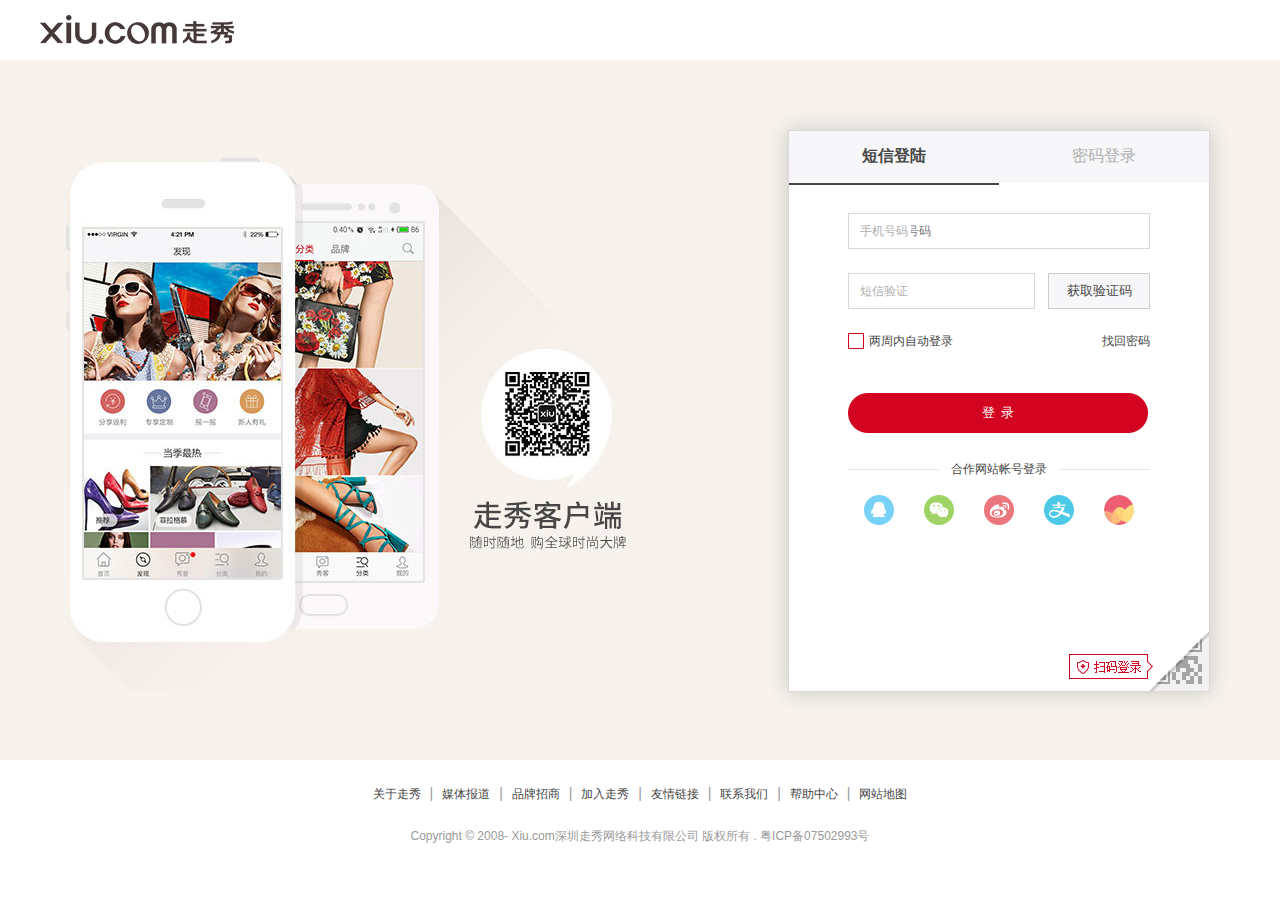
<file: xiu_project/Login.html>
<!DOCTYPE html>
<html>

	<head>
		<meta charset="UTF-8">
		<meta content="走秀网,www.xiu.com" name="author">
		<meta content="走秀网,版权所有" name="Copyright">
		<meta content="走秀网官网-国际品牌，流行尖货，与全球同步上新。女装、男装、鞋靴、包袋、腕表、饰品、妆品、家居、婴童、礼物等上千款时尚品牌-xiu.com 发现全球时尚。" name="description">
		<meta content="走秀网,走秀网官网,xiu.com,国际品牌,全球购,海外名店,代购" name="keywords">
		<title>盘点上半年好物 畅销热卖单品 抄底价特卖-发现全球时尚-走秀网官网</title>
		<link rel="stylesheet" type="text/css" href="css/Login.css" />
		<link rel="stylesheet" type="text/css" href="css/reset.css" />
		<script type="text/javascript" src="jq/jquery.js"></script>
		<script type="text/javascript" src="js/sy_js.js"></script>
		<script type="text/javascript" src="js/cookie.js"></script>
		<script type="text/javascript" src="js/reg.js"></script>
	</head>

	<body>
		<!--登录注册页面-->
		<!--标题图-->
		<header>
			<div class="header_inner">
				<img src="images_zc/logo_mini.png" />
			</div>
		</header>
		<!--登录注册的背景图-->
		<nav>
			<div class="nav_inner">
				<div class="nav_bg">
					<!--登录注册的表单-->
					<div class="menu">
						<!--短信登录-->
						<div class="menu_top">
							<div class="tl active1">短信登陆</div>
							<div class="pw">密码登录</div>
						</div>
						<!--登录界面-->
						<div class="menu_center">
							<ul id="list">
								<li id="toset" style="width:302px;height:12px;">
									<b></b>
									<span>请输入有效的手机号</span>
								</li>
								<li>
									<input type="text" class="tel" placeholder="我是手机号码" />
									<lable class="tel_lb">手机号码</lable>
									<lable class="tel_l">手机号码</lable>
								</li>
								<li id="toset1">
									<p>新手机号将认为接受
										<a href="http://www.xiu.com/help/xieyi.shtml" target="_blank" style="color:#005ba1">《走秀网用户协议》</a>
										<div class="z1" style="font-size:12px;color:#afafaf;">并自动注册账号</div>
									</p>
								</li>
								<li id="toset2">
									<input type="text" id="txt" placeholder="我是验证码">
									<lable class="yz_lb">验证码</lable>
									<lable class="yz_l">验证码</lable>
									<span id="code1"></span>
									<span id="code2"></span>
									<input id="add" type="text" value="2323"/>
									<a href="#" id="chage_code">换一换</a>
								</li>
								<li>
									<input type="text" class="dx" value="" />
									<lable class="dx_lb">短信验证</lable>
									<lable class="dx_l">短信验证</lable>
									<a href="#" class="get">获取验证码</a>
								</li>
								<li class="zidong">
									<p>
										<input type="checkbox" id="sh" checked="checked"/>
										<span id="check1"></span>
										<span id="check2"></span>
										两周内自动登录
									</p>
									<a href="#" class="pwd1">找回密码</a>
								</li>
								<li class="bnt">
									<input type="button" value="登&nbsp;&nbsp;录" id="btn" />
								</li>
							</ul>
							<ul id="list1">
								<li>
									<input type="text" class="tel1" placeholder="我是登陆账号" />
									<lable class="tel_lb">手机号/邮箱/用户名</lable>
									<lable class="tel_l">手机号/邮箱/用户名</lable>
								</li>
								<li>
									<input type="password" class="pwd" placeholder="我是登陆密码" />
									<lable class="pwd_l">密码</lable>
									<lable class="pwd_lb">密码</lable>
								</li>
								<li class="zidong">
									<p>
										<input type="checkbox" id="sh" checked="checked"/>
										<span id="check3"></span>
										<span id="check4"></span>
										两周内自动登录
									</p>
									<div class="z">
										<a href="#" class="pwd2">找回密码</a>
										<b>  |  </b>
										<a href="#" class="zhuce" style="margin-right:0;">注册登录</a>
									</div>
								</li>
								<li class="bnt">
									<input type="button" value="登&nbsp;&nbsp;录" id="btn1" />
								</li>
							</ul>

							<dl class="stb">
								<dt>
				   	    			<span>合作网站帐号登录</span>
				   	    		</dt>
								<dd>
									<a href="#"></a>
									<a href="#"></a>
									<a href="#"></a>
									<a href="#"></a>
									<a href="#" style="margin-right:0"></a>
								</dd>
							</dl>
							<a href="#" class="erweima"></a>
							<a href="#" class="denglu"></a>
						</div>
					</div>
					<div class="sm">
						<h3>手机扫码登录</h3>
						<div class="qrcode">
							<div class="qrcode_show">
								<div class="qrcode_show_img">
									<img src="images_zc/qr.jpg" />
								</div>
								<p>打开<span>走秀APP</span>，扫一扫登录</p>
							</div>
						</div>
						<a href="#" class="mdl"></a>
						<a href="#" class="dn"></a>
					</div>
				</div>
			</div>
		</nav>
		<footer>
			<div class="foot1_inner">
				<div class="foot_top">
					<a href="#">关于走秀</a>
					<b>|</b>
					<a href="#">媒体报道</a>
					<b>|</b>
					<a href="#">品牌招商</a>
					<b>|</b>
					<a href="#">加入走秀</a>
					<b>|</b>
					<a href="#">友情链接</a>
					<b>|</b>
					<a href="#">联系我们</a>
					<b>|</b>
					<a href="#">帮助中心</a>
					<b>|</b>
					<a href="#">网站地图</a>
				</div>
				<div class="foot_bottom">
					<p>
						Copyright © 2008-
						<a href="http://www.xiu.com">Xiu.com</a>深圳走秀网络科技有限公司 版权所有 . 粤ICP备07502993号
					</p>
				</div>
			</div>
		</footer>
	</body>

</html>
</file>
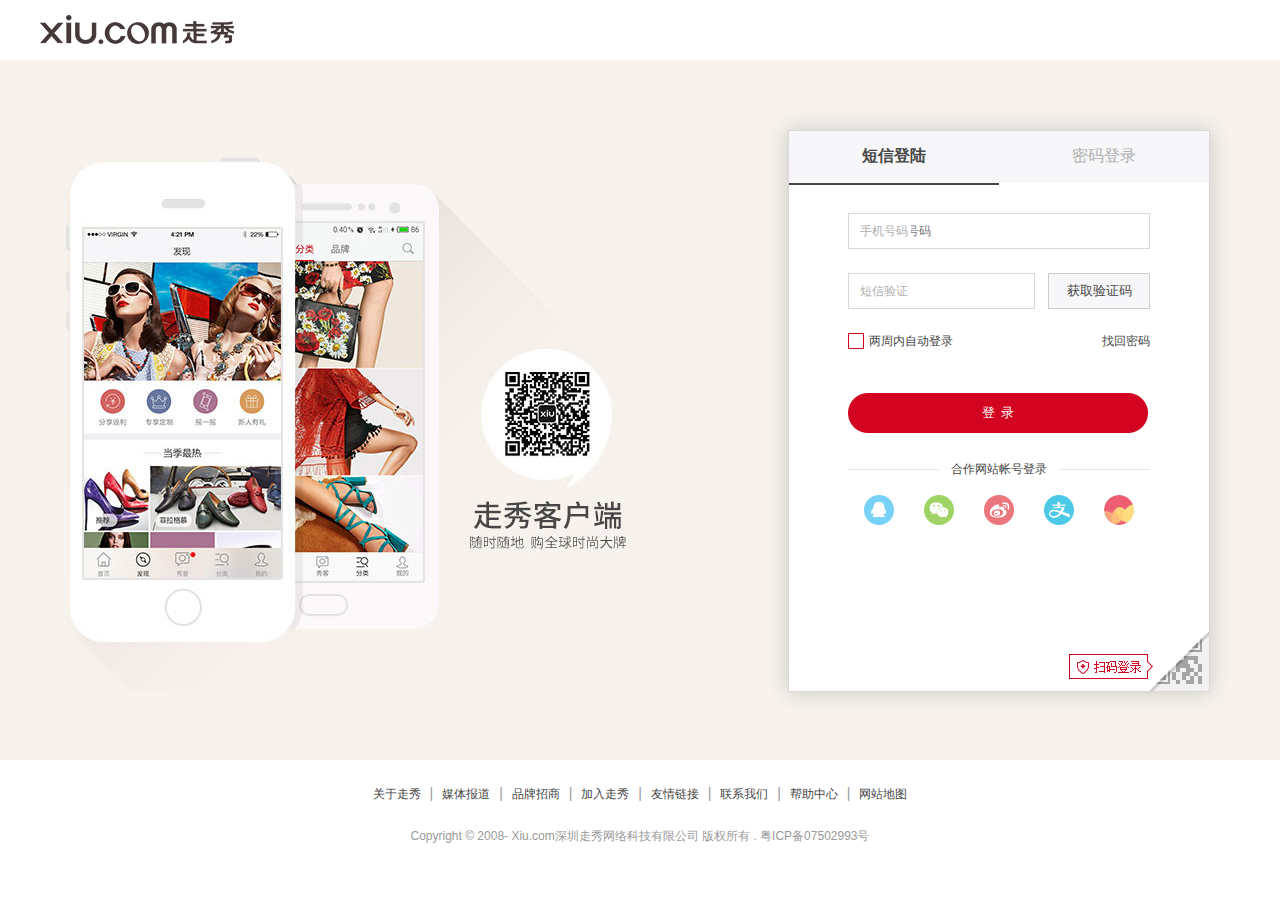
<file: xiu_project/Login2.html>
<!DOCTYPE html>
<html>

	<head>
		<meta charset="UTF-8">
		<meta content="走秀网,www.xiu.com" name="author">
		<meta content="走秀网,版权所有" name="Copyright">
		<meta content="走秀网官网-国际品牌，流行尖货，与全球同步上新。女装、男装、鞋靴、包袋、腕表、饰品、妆品、家居、婴童、礼物等上千款时尚品牌-xiu.com 发现全球时尚。" name="description">
		<meta content="走秀网,走秀网官网,xiu.com,国际品牌,全球购,海外名店,代购" name="keywords">
		<title>盘点上半年好物 畅销热卖单品 抄底价特卖-发现全球时尚-走秀网官网</title>
		<link rel="stylesheet" type="text/css" href="css/Login.css" />
		<link rel="stylesheet" type="text/css" href="css/reset.css" />
		<script type="text/javascript" src="jq/jquery.js"></script>
		<script type="text/javascript" src="js/sy_js.js"></script>
		<script type="text/javascript" src="js/cookie.js"></script>
		<script type="text/javascript" src="js/Login.js"></script>
	</head>

	<body>
		<!--登录注册页面-->
		<!--标题图-->
		<header>
			<div class="header_inner">
				<img src="images_zc/logo_mini.png" />
			</div>
		</header>
		<!--登录注册的背景图-->
		<nav>
			<div class="nav_inner">
				<div class="nav_bg">
					<!--登录注册的表单-->
					<div class="menu">
						<!--短信登录-->
						<div class="menu_top">
							<div class="tl active1">短信登陆</div>
							<div class="pw">密码登录</div>
						</div>
						<!--登录界面-->
						<div class="menu_center">
							<ul id="list">
								<li id="toset" style="width:302px;height:12px;">
									<b></b>
									<span>请输入有效的手机号</span>
								</li>
								<li>
									<input type="text" class="tel" placeholder="我是手机号码" />
									<lable class="tel_lb">手机号码</lable>
									<lable class="tel_l">手机号码</lable>
								</li>
								<li id="toset1">
									<p>新手机号将认为接受
										<a href="http://www.xiu.com/help/xieyi.shtml" target="_blank" style="color:#005ba1">《走秀网用户协议》</a>
										<div class="z1" style="font-size:12px;color:#afafaf;">并自动注册账号</div>
									</p>
								</li>
								<li id="toset2">
									<input type="text" id="txt" placeholder="我是验证码">
									<lable class="yz_lb">验证码</lable>
									<lable class="yz_l">验证码</lable>
									<span id="code1"></span>
									<span id="code2"></span>
									<input id="add" type="text" value="2323"/>
									<a href="#" id="chage_code">换一换</a>
								</li>
								<li>
									<input type="text" class="dx" value="" />
									<lable class="dx_lb">短信验证</lable>
									<lable class="dx_l">短信验证</lable>
									<a href="#" class="get">获取验证码</a>
								</li>
								<li class="zidong">
									<p>
										<input type="checkbox" id="sh" checked="checked"/>
										<span id="check1"></span>
										<span id="check2"></span>
										两周内自动登录
									</p>
									<a href="#" class="pwd1">找回密码</a>
								</li>
								<li class="bnt">
									<input type="button" value="登&nbsp;&nbsp;录" id="btn" />
								</li>
							</ul>
							<ul id="list1">
								<li>
									<input type="text" class="tel1" placeholder="我是登陆账号" />
									<lable class="tel_lb">手机号/邮箱/用户名</lable>
									<lable class="tel_l">手机号/邮箱/用户名</lable>
								</li>
								<li>
									<input type="password" class="pwd" placeholder="我是登陆密码" />
									<lable class="pwd_l">密码</lable>
									<lable class="pwd_lb">密码</lable>
								</li>
								<li class="zidong">
									<p>
										<input type="checkbox" id="sh" checked="checked"/>
										<span id="check3"></span>
										<span id="check4"></span>
										两周内自动登录
									</p>
									<div class="z">
										<a href="#" class="pwd2">找回密码</a>
										<b>  |  </b>
										<a href="#" class="zhuce" style="margin-right:0;">注册登录</a>
									</div>
								</li>
								<li class="bnt">
									<input type="button" value="登&nbsp;&nbsp;录" id="btn1" />
								</li>
							</ul>

							<dl class="stb">
								<dt>
				   	    			<span>合作网站帐号登录</span>
				   	    		</dt>
								<dd>
									<a href="#"></a>
									<a href="#"></a>
									<a href="#"></a>
									<a href="#"></a>
									<a href="#" style="margin-right:0"></a>
								</dd>
							</dl>
							<a href="#" class="erweima"></a>
							<a href="#" class="denglu"></a>  
						</div>
					</div>
					<div class="sm">
						<h3>手机扫码登录</h3>
						<div class="qrcode">
							<div class="qrcode_show">
								<div class="qrcode_show_img">
									<img src="images_zc/qr.jpg" />
								</div>
								<p>打开<span>走秀APP</span>，扫一扫登录</p>
							</div>
						</div>
						<a href="#" class="mdl"></a>
						<a href="#" class="dn"></a>
					</div>
				</div>
			</div>
		</nav>
		<footer>
			<div class="foot1_inner">
				<div class="foot_top">
					<a href="#">关于走秀</a>
					<b>|</b>
					<a href="#">媒体报道</a>
					<b>|</b>
					<a href="#">品牌招商</a>
					<b>|</b>
					<a href="#">加入走秀</a>
					<b>|</b>
					<a href="#">友情链接</a>
					<b>|</b>
					<a href="#">联系我们</a>
					<b>|</b>
					<a href="#">帮助中心</a>
					<b>|</b>
					<a href="#">网站地图</a>
				</div>
				<div class="foot_bottom">
					<p>
						Copyright © 2008-
						<a href="http://www.xiu.com">Xiu.com</a>深圳走秀网络科技有限公司 版权所有 . 粤ICP备07502993号
					</p>
				</div>
			</div>
		</footer>
	</body>

</html>
</file>
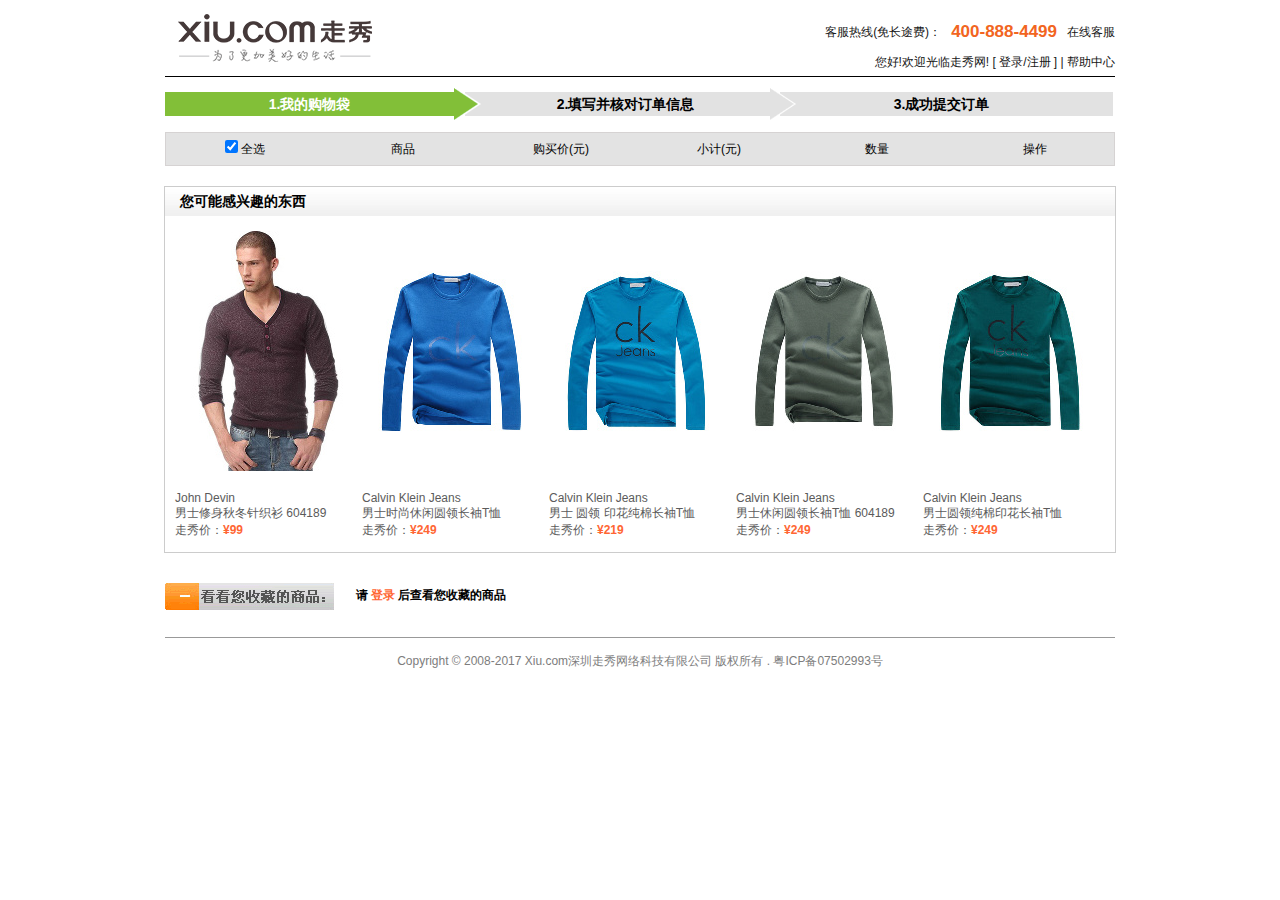
<file: xiu_project/myCart.html>
<!DOCTYPE html>
<html>

	<head>
		<meta charset="UTF-8">
		<meta content="走秀网,www.xiu.com" name="author">
		<meta content="走秀网,版权所有" name="Copyright">
		<meta content="走秀网官网-国际品牌，流行尖货，与全球同步上新。女装、男装、鞋靴、包袋、腕表、饰品、妆品、家居、婴童、礼物等上千款时尚品牌-xiu.com 发现全球时尚。" name="description">
		<meta content="走秀网,走秀网官网,xiu.com,国际品牌,全球购,海外名店,代购" name="keywords">
		<title>盘点上半年好物 畅销热卖单品 抄底价特卖-发现全球时尚-走秀网官网</title>
		<link rel="stylesheet" type="text/css" href="css/reset.css" />
		<link rel="stylesheet" type="text/css" href="css/myCart.css" />
		<script src="jq/jquery-1.12.3.js"></script>
		<script src="js/jquery.cookie.js"></script>
		<script src="js/myCart.js"></script>
	</head>

	<body>
		<header>
			<div class="header_inner">
				<div class="left">
					<a href="index.html"></a>
				</div>
				<div class="right">
					<div class="wz1">
						<p>在线客服</p>
						<p>400-888-4499</p>
						<p>客服热线(免长途费)：</p>
					</div>
					<div class="wz2">
						您好!欢迎光临走秀网! [ 登录/注册 ] | 帮助中心  
					</div>
				</div>
			</div>
		</header>
		<div id="shopcart">
			<div class="shopcart_inner">
				<ul class="top">
					<li>
						<span></span> 1.我的购物袋
					</li>
					<li>
						<span></span> 2.填写并核对订单信息
					</li>
					<li>
						<span></span> 3.成功提交订单
					</li>
				</ul>
			</div>
		</div>
		<div id="wap">
			<div class="wap_inner">
				<div class="empty">
					<img src="images_cart/nogoods.jpg" />
					<h2>购物袋暂没有商品，现在就去  </h2>
					<a href="#">挑选自己喜欢的商品</a>
				</div>
				<div class="sp">
					<table class="tb" cellpadding="0" cellspacing="0">
						<tr class="firstTr">
							<th>
								<lable><input type="checkbox" checked='checked' id='allChecked' /> 全选 </lable>
							</th>
							<th>商品</th>
							<th>购买价(元)</th>
							<th>小计(元)</th>
							<th>数量</th>
							<th>操作</th>
						</tr>
						<tbody id="tbd">
							<!--<tr class="firstTr">
								<td>
									<lable><input type="checkbox" checked='checked' id='allChecked' /> 全选 </lable>
								</td>
								<td>商品</td>
								<td>购买价(元)</td>
								<td>小计(元)</td>
								<td>数量</td>
								<td>操作</td>
							</tr>-->
							<!--<tr>
								<th>
									<lable><input type="checkbox" checked='checked' id='allChecked' /> 全选 </lable>
								</th>
								<th>商品</th>
								<th>购买价(元)</th>
								<th>小计(元)</th>
								<th>数量</th>
								<th>操作</th>
							</tr>-->
							<!--<tr>
								<td>
									<lable><input type="checkbox" /></lable>
								</td>
								<td>
									<img src="images_cart/g1_66_88 (1).jpg" />
									<p>Levi's<br>
									      男士501直筒牛仔裤复古怀旧款00501-1999<br>
								              颜色 : 牛仔色 尺码 : 28
									</p>
								</td>
								<td>
									<span>¥ 999</span>
									<span>¥ 999</span>
								</td>
								<td>
									<span>¥ 999</span>
								</td>
								<td id="goodsNum">
									<input class="sub" type="button" value="-" />
									<input class="num" type="text" value="1" />
									<input class="sup" type="button" value="+" />
								</td>
								<td>
									<a href="javascript:;">移至收藏夹</a><br />
									<a href="javascript:;">删除</a>
								</td>
							</tr>-->
							<!--<tr id="lastTr">
								<td colspan="3">总价：333</td>
								<td colspan="3"><a>删除选中</a></a></td>
							</tr>-->
						</tbody>  
					</table>
				</div>

			</div>
		</div>
		<div id="xq">
			<div class="top">您可能感兴趣的东西</div>
			<div class="bottom">
				<dl>
					<dt><img src="images_cart/1.jpg"/></dt>
					<dd>
						<p>John Devin</p>
						<p>男士修身秋冬针织衫 604189</p>
						<p>走秀价：<span>¥99</span></p>
					</dd>
				</dl>
				<dl>
					<dt><img src="images_cart/2.jpg"/></dt>
					<dd>
						<p>Calvin Klein Jeans</p>
						<p>男士时尚休闲圆领长袖T恤</p>
						<p>走秀价：<span>¥249</span></p>
					</dd>
				</dl>
				<dl>
					<dt><img src="images_cart/3.jpg"/></dt>
					<dd>
						<p>Calvin Klein Jeans</p>
						<p>男士 圆领 印花纯棉长袖T恤</p>
						<p>走秀价：<span>¥219</span></p>
					</dd>
				</dl>
				<dl>
					<dt><img src="images_cart/4.jpg"/></dt>
					<dd>
						<p>Calvin Klein Jeans</p>
						<p>男士休闲圆领长袖T恤 604189</p>
						<p>走秀价：<span>¥249</span></p>
					</dd>
				</dl>
				<dl>
					<dt><img src="images_cart/5.jpg"/></dt>
					<dd>
						<p>Calvin Klein Jeans</p>
						<p>男士圆领纯棉印花长袖T恤</p>
						<p>走秀价：<span>¥249</span></p>
					</dd>
				</dl>
			</div>
			<div class="set">
				<div class="ck"></div>
				<div class="wz3">请<a href="#">登录</a>后查看您收藏的商品</div>
			</div>
			<div class="foot2_inner">
				<p>Copyright © 2008-2017 Xiu.com深圳走秀网络科技有限公司 版权所有 . 粤ICP备07502993号</p>
			</div>
		</div>
	</body>

</html>
</file>
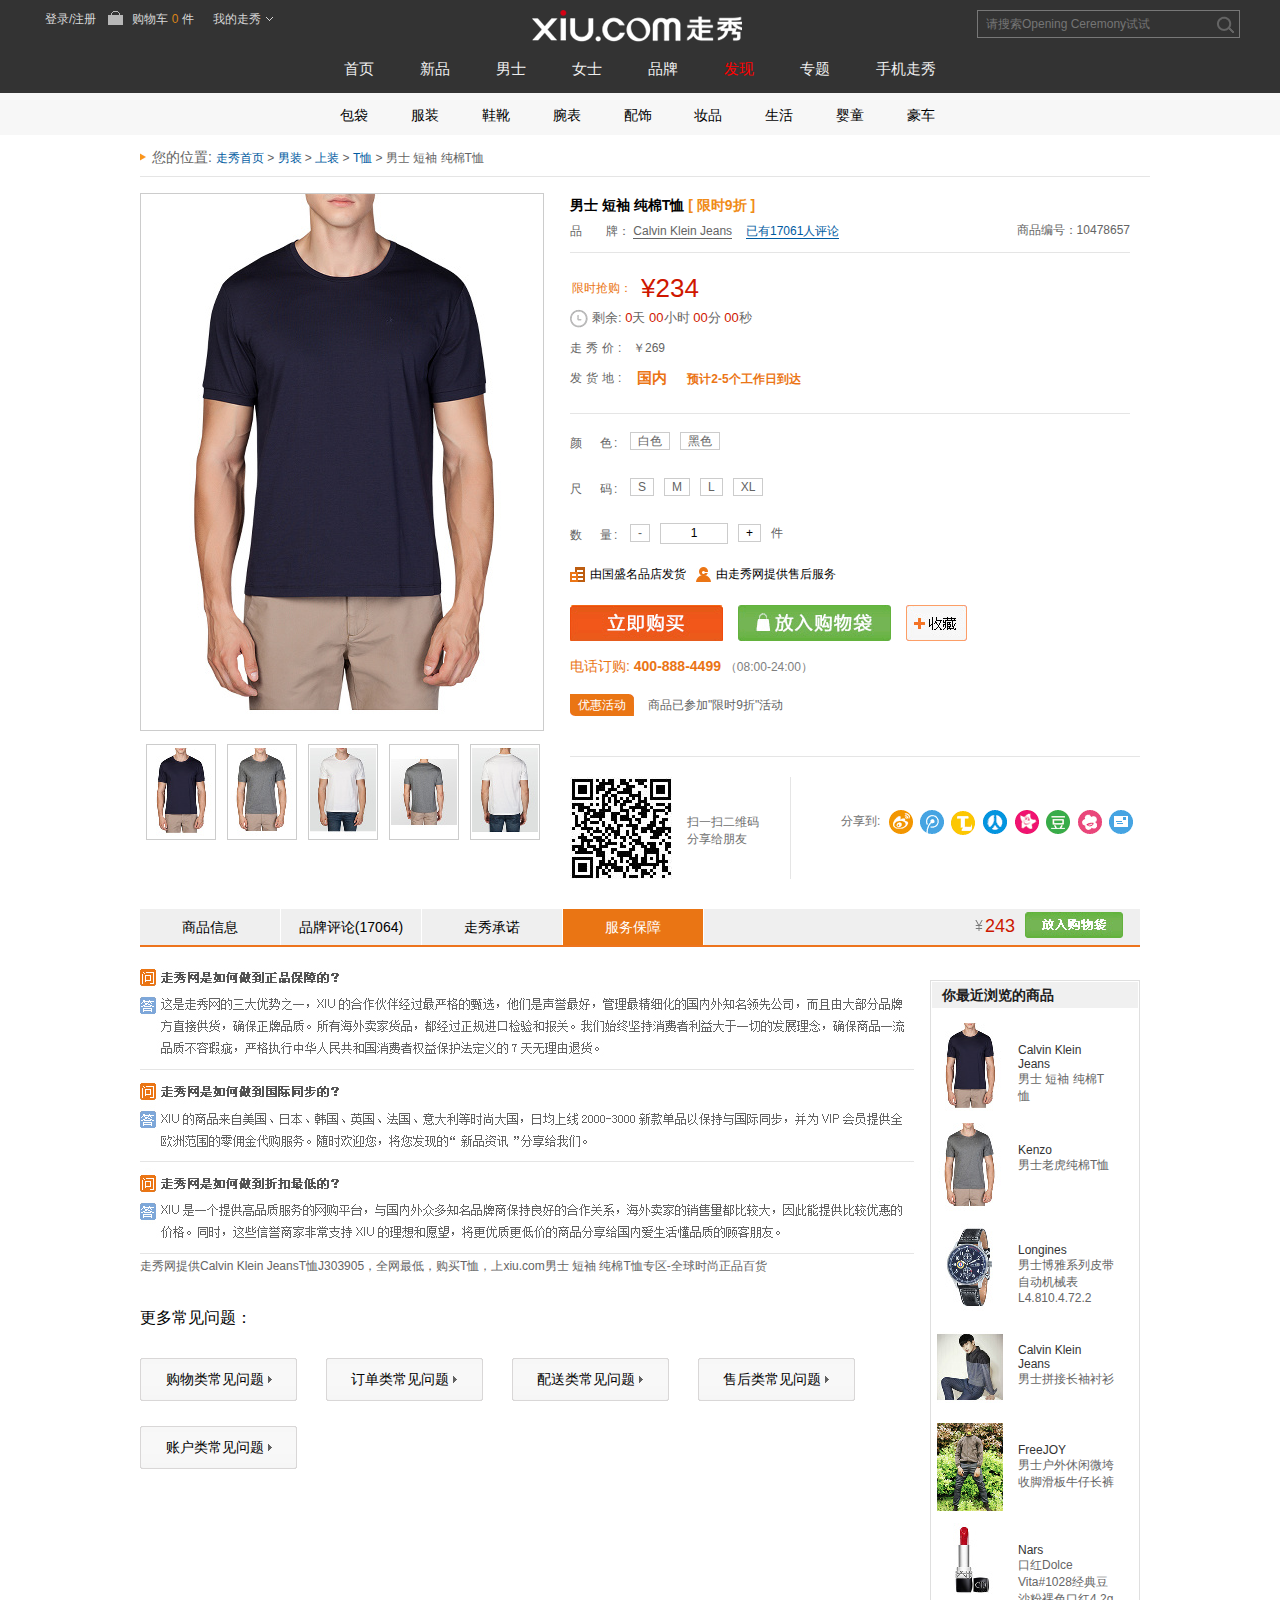
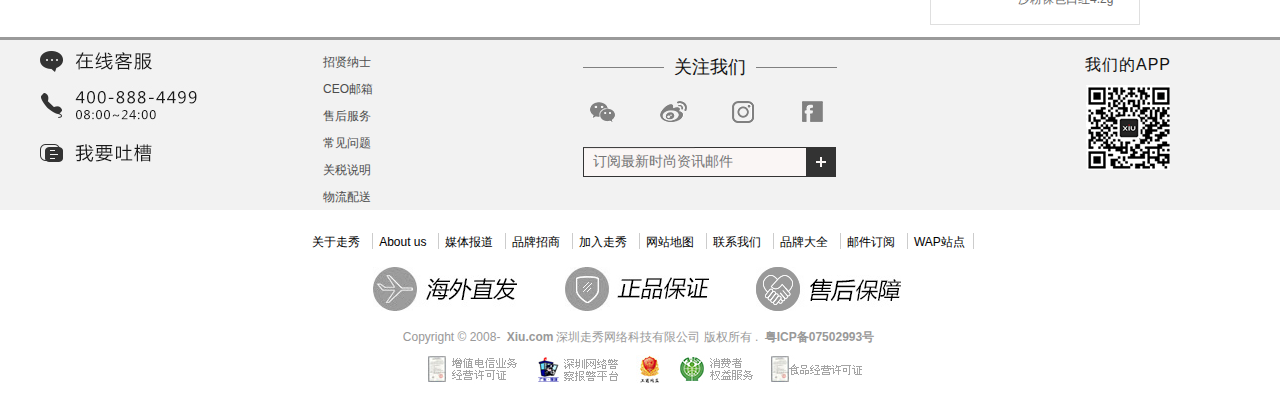
<file: xiu_project/images_sy/xiu_project/details.html>
<!DOCTYPE html>
<html>

	<head>
		<meta charset="UTF-8">
		<meta content="走秀网,www.xiu.com" name="author">
		<meta content="走秀网,版权所有" name="Copyright">
		<meta content="走秀网官网-国际品牌，流行尖货，与全球同步上新。女装、男装、鞋靴、包袋、腕表、饰品、妆品、家居、婴童、礼物等上千款时尚品牌-xiu.com 发现全球时尚。" name="description">
		<meta content="走秀网,走秀网官网,xiu.com,国际品牌,全球购,海外名店,代购" name="keywords">
		<title>盘点上半年好物 畅销热卖单品 抄底价特卖-发现全球时尚-走秀网官网</title>
		<link rel="stylesheet" type="text/css" href="css/header.css" />
		<link rel="stylesheet" type="text/css" href="css/reset.css" />
		<link rel="stylesheet" type="text/css" href="css/details.css" />
		<link rel="stylesheet" type="text/css" href="css/nav.css"/>
		<script type="text/javascript" src="jq/jquery.js"></script>
		<script type="text/javascript" src="js/sy_js.js"></script>
		<script type="text/javascript" src="js/details.js"></script>
		<script type="text/javascript" src="js/nav.js"></script>
	</head>

	<body>
	<!--头部-->
		<div id="box">
			<div class="top">
				<div class="left">
					<ul>
						<li>
							<a href="#" class="dj" title="登录/注册">登录/注册</a>
						</li>
						<li>
							<a href="#">购物车<span> 0 </span>件</a>
						</li>
						<li class="show">
							<a href="#">我的走秀</a>
							<ul class="show_list">
								<li>
									<a href="#">我的订单</a>
								</li>
								<li style="background:none;">
									<a href="#">自动退货</a>
								</li>
								<li>
									<a href="#">我的收藏</a>
								</li>
								<li>
									<a href="#">帮助中心</a>
								</li>
								<li>
									<a href="#">全部吐槽</a>
								</li>
							</ul>

						</li>

					</ul>
				</div>
				<div class="center">
					<a href="#"></a>
				</div>
				<div class="right">
					<form action="">
						<input type="text" placeholder="请搜索Opening Ceremony试试" class="txt" />
						<button class="but"></button>
					</form>
				</div>
			</div>
			<div class="bottom">
				<ul>
					<li>
						<a href="#">首页</a>
					</li>
					<li>
						<a href="#">新品</a>
					</li>
					<li>
						<a href="#">男士</a>
					</li>
					<li>
						<a href="#">女士</a>
					</li>
					<li>
						<a href="#">品牌</a>
					</li>
					<li>
						<a href="#" style="color:red">发现</a>
					</li>
					<li>
						<a href="#">专题</a>
					</li>
					<li>
						<a href="#">手机走秀</a>
					</li>
				</ul>
			</div>
		</div>
		<!--头部结束-->
		<!--导航-->
		<nav>
			<div class="nav_inner">
				<ul>
					<li>
						<a href="#" class="bot_a">包袋</a>
						<!--第一个二级导航-->
						<div class="nav_list">
							<div class="nav_lt"></div>
							<div class="nav_rt"></div>
						</div>

					</li>
					<li>
						<a href="#" class="bot_a">服装</a>
						<!--第二个二级导航-->
						<div class="nav_list">
							<div class="nav_lt1"></div>                           
							<div class="nav_rt1"></div>
							<div class="nav_lt_b"></div>                           
							<div class="nav_rt_b"></div>
						</div>
					</li>
					<li>
						<a href="#" class="bot_a">鞋靴</a>
						<!--第二个二级导航-->
						<div class="nav_list">
							<div class="nav_lt3"></div>
							<div class="nav_rt3"></div>
							<div class="nav_lt3_b"></div>
						</div>
					</li>
					<li>
						<a href="#" class="bot_a">腕表</a>
						<!--第二个二级导航-->
						<div class="nav_list">
							<div class="nav_lt4"></div>
							<div class="nav_rt4"></div>
							<div class="nav_lt4_b"></div>
						</div>
					</li>
					<li>
						<a href="#" class="bot_a">配饰</a>
						<!--第一个二级导航-->
						<div class="nav_list">
							<div class="nav_lt5"></div>
							<div class="nav_rt5"></div>
						</div>
					</li>
					<li>
						<a href="#" class="bot_a">妆品</a>
						<!--第一个二级导航-->
						<div class="nav_list">
							<div class="nav_lt6"></div>
							<div class="nav_rt6"></div>
						</div>
					</li>
					<li>
						<a href="#" class="bot_a">生活</a>
						<!--第一个二级导航-->
						<div class="nav_list">
							<div class="nav_lt7"></div>
							<div class="nav_rt7"></div>
						</div>
					</li>
					<li>
						<a href="#" class="bot_a">婴童</a>
						<!--第一个二级导航-->
						<div class="nav_list">
							<div class="nav_lt8"></div>
							<div class="nav_rt8"></div>
						</div>
					</li>
					<li>
						<a href="#" class="bot_a">豪车</a>
						<!--第一个二级导航-->
						<div class="nav_list">
							<div class="nav_lt9"></div>
							<div class="nav_rt9"></div>
						</div>
					</li>
				</ul>
			</div>
		</nav>
		<!--导航结束-->
		<!--页面开始-->
		<section>
			<div class="se_inner">
				<div class="dh">
					您的位置:
					<span>
	    				<a href="#">走秀首页</a>  >
	    				<a href="#">男装</a>  >
	    				<a href="#">上装</a>  >
	    				<a href="#">T恤 </a>  >
                        <span>男士 短袖 纯棉T恤</span>
					</span>
				</div>
				<div class="pro_con">
					<div class="con_main">
						<div class="p_main">
							<div class="big_main">
								<div class="big_main_img">
									<img src="images_xq/big.1.jpg" />
								</div>
								<div class="hide">
									<img src="images_xq/big.1.jpg" />
								</div>
							</div>
							<div class="small_main">
								<ul>
									<li>
										<a href="#">
											<img src="images_xq/small.1.jpg" />
										</a>
									</li>
									<li>
										<a href="#">
											<img src="images_xq/small.2.jpg" />
										</a>
									</li>
									<li>
										<a href="#">
											<img src="images_xq/small.3.jpg" />
										</a>
									</li>
									<li>
										<a href="#">
											<img src="images_xq/small.4.jpg" />
										</a>
									</li>
									<li style="margin-right:0;">
										<a href="#">
											<img src="images_xq/small.5.jpg" />
										</a>
									</li>
								</ul>
							</div>
						</div>
						<div class="p_js">
							<div class="top">
								<h4>男士 短袖 纯棉T恤 <span style="color:#F08B16">[ 限时9折 ]</span></h4>
								<p>
									<font style="font-size:12px;color:#646464;font-weight: 100;">
										品　　牌：
									</font>
									<a href="#" style="border-bottom: 1px solid #646464;color:#646464">Calvin Klein Jeans</a>
									<a href="#" style="color:#005BA1;margin-left:10px;border-bottom: 1px solid #005BA1;">已有17061人评论</a>
									<i style="float:right;color:#646464;font-size:12px;font-style: normal;">商品编号：10478657</i>
								</p>
							</div>
							<div class="center">
								<!--限时抢购-->
								<div class="coll" style="width:560px;">
									<span>限时抢购：</span>
									<span> ¥234</span>
								</div>
								<!--倒时器-->
								<div class="jsq">
									剩余:
									<span class="d1">0</span>天
									<span class="h1">00</span>小时
									<span class="m1">00</span>分
									<span class="s1">00</span>秒
								</div>
								<!--走秀价-->
								<div class="zx">
									<i>走秀价:</i>
									<i>￥269</i>
								</div>
								<!--发货地-->
								<div class="place">
									<p>发货地:</p>
									<span>国内</span>
									<span>预计2-5个工作日到达</span>
								</div>
							</div>
							<div class="bottom">
								<div class="con_hz">
									<div class="ys">颜&nbsp;&nbsp;&nbsp;色:</div>
									<div class="fl">
										<ul>
											<li>
												<a href="#">白色</a>
											</li>
											<li>
												<a href="#">黑色</a>
											</li>
										</ul>
									</div>
								</div>
								<div class="con_hz">
									<div class="cm">尺&nbsp;&nbsp;&nbsp;码:</div>
									<div class="fl">
										<ul>
											<li>
												<a href="#">S</a>
											</li>
											<li>
												<a href="#">M</a>
											</li>
											<li>
												<a href="#">L</a>
											</li>
											<li>
												<a href="#">XL</a>
											</li>
										</ul>
									</div>

								</div>
								<div class="con_hz">
									<div class="num">数&nbsp;&nbsp;&nbsp;量:</div>
									<div class="fl">
										<ul>
											<li>
												<a href="#" id="sub">-</a>
											</li>
											<li>
												<a href="#" id="result">1</a>
											</li>
											<li>
												<a href="#" id="add">+</a>件
											</li>
										</ul>
									</div>
								</div>
								<div class="cmxs">
									<span class="wlb"><a href="#">由国盛名品店发货</a></span>
									<span class="flb"><a href="#">由走秀网提供售后服务</a></span>
								</div>
								<div class="buy">
									<a href="#" id="buy_btn1"></a>
									<a href="#" id="buy_btn2"></a>
									<a href="#" id="buy_btn3"></a>
								</div>
								<div class="call">
									电话订购:
									<strong>400-888-4499</strong>
									<span>（08:00-24:00）</span>
								</div>
								<div class="yh">
									<h1>优惠活动</h1>
									<p>商品已参加"限时9折"活动</p>
								</div>
							</div>
							<div class="share_box">
								<dl>
									<dt>
						    			<img src="images_xq/erweima.jpg" />
						    		</dt>
									<dd>
										扫一扫二维码<br />分享给朋友
									</dd>
								</dl>
								<div class="ensur">
									<div id="fx">分享到:</div>
								</div>
							</div>
						</div>
					</div>
				</div>
			</div>
		</section>
		<!--商品列表-->
		<div id="wap">
			<div class="wap_inner">
				<div class="lib">
					<ul>
						<li>
							<a href="#">商品信息</a>
						</li>
						<li>
							<a href="#">品牌评论(17064)</a>
						</li>
						<li>
							<a href="#">走秀承诺</a>
						</li>
						<li style="background: #EA7514;">
							<a href="#" style="color:#fff;">服务保障</a>
						</li>
					</ul>
					<div class="show">
						<span>243</span>
						<a href="#"></a>

					</div>
				</div>
			</div>
		</div>
		<div id="main">
			<div class="main_inner">
				<div class="left">
					<div class="nr">
						<div class="img_box">
							<img src="images_xq/font.jpg" />
						</div>
						<div class="bz">走秀网提供Calvin Klein JeansT恤J303905，全网最低，购买T恤，上xiu.com男士 短袖 纯棉T恤专区-全球时尚正品百货</div>
						<h2 class="more">更多常见问题：</h2>
						<div class="fag_list">
							<a href="#"><span>购物类常见问题</span></a>
							<a href="#"><span>订单类常见问题</span></a>
							<a href="#"><span>配送类常见问题</span></a>
							<a href="#"><span>售后类常见问题</span></a>
							<a href="#"><span>账户类常见问题</span></a>

						</div>
					</div>
				</div>
				<div class="right">
					<div class="top">你最近浏览的商品</div>
					<div class="bottom">
						<div class="bottom_pro">
							<a href="#"><img src="images_xq/small.1.jpg"></a>
							<p>Calvin Klein Jeans<br>
								<a href="#">男士 短袖 纯棉T恤</a>
							</p>
						</div>
						<div class="bottom_pro">
							<a href="#"><img src="images_xq/small.2.jpg"></a>
							<p>Kenzo<br>
								<a href="#">男士老虎纯棉T恤</a>
							</p>
						</div>
						<div class="bottom_pro">
							<a href="#"><img src="images_xq/1.jpg"></a>
							<p>Longines<br>
								<a href="#">男士博雅系列皮带自动机械表 L4.810.4.72.2</a>
							</p>
						</div>
						<div class="bottom_pro">
							<a href="#"><img src="images_xq/5.jpg"></a>
							<p>Calvin Klein Jeans<br>
								<a href="#">男士拼接长袖衬衫</a>
							</p>
						</div>
						<div class="bottom_pro">
							<a href="#"><img src="images_xq/2.jpg"></a>
							<p>FreeJOY<br>
								<a href="#">男士户外休闲微垮收脚滑板牛仔长裤</a>
							</p>
						</div>
						<div class="bottom_pro">
							<a href="#"><img src="images_xq/3.jpg"></a>
							<p>Nars<br>
								<a href="#">口红Dolce Vita#1028经典豆沙粉裸色口红4.2g</a>
							</p>
						</div>

					</div>
				</div>
			</div>
		</div>
		<!--底部导航-->
		<footer>
			<div class="foot_inner">
				<div class="top">
					<div class="top_inner">
						<div class="tel">
							<a href="#"></a>
							<p>
								<a href="#"></a>
							</p>
							<a href="#"></a>
						</div>
						<dl class="new">
							<dd>
								<a href="#">招贤纳士</a>
							</dd>
							<dd>
								<a href="#">CEO邮箱</a>
							</dd>
							<dd>
								<a href="#">售后服务</a>
							</dd>
							<dd>
								<a href="#">常见问题</a>
							</dd>
							<dd class="gs">
								<a href="#">关税说明</a>
								<div class="gs_box">
									<p>商品为海外商品，关税由海外卖家承担， 如顾客接海关或物流通知缴纳税费， 请先行按照国家规定支付，再凭纳税凭证联系走秀客服找海外卖家报销。
									</p>
								</div>
							</dd>
							<dd>
								<a href="#">物流配送</a>
							</dd>
						</dl>
						<div class="keep">
							<dl>
								<dt><span>关注我们</span></dt>
								<dd>
									<p class="keep_p">
										<a href="#">
											<i class="erweima">
		    			    					<img src="images_sy/erweima.jpg"/>
		    			    				</i>
										</a>
										<a href="#"></a>
										<a href="#"></a>
										<a href="#"></a>
									</p>
								</dd>
								<dd>
									<div class="email_box">
										<form action="">
											<input type="text" placeholder="订阅最新时尚资讯邮件" class="txt" />
											<input type="button" class="sub" />
										</form>
									</div>
								</dd>
							</dl>
						</div>
						<div class="code">
							<p>我们的APP</p>
							<span></span>
						</div>
					</div>
				</div>
				<div class="center">
					<ul>
						<li>
							<a href="#">关于走秀</a>
						</li>
						<li>
							<a href="#">About us</a>
						</li>
						<li>
							<a href="#">媒体报道</a>
						</li>
						<li>
							<a href="#">品牌招商</a>
						</li>
						<li>
							<a href="#">加入走秀</a>
						</li>
						<li>
							<a href="#">网站地图</a>
						</li>
						<li>
							<a href="#">联系我们</a>
						</li>
						<li>
							<a href="#">品牌大全</a>
						</li>
						<li>
							<a href="#">邮件订阅</a>
						</li>
						<li>
							<a href="#">WAP站点</a>
						</li>
					</ul>
				</div>
				<div class="bt">
					<a href="#"></a>
					<a href="#"></a>
					<a href="#"></a>
				</div>
				<p class="show">
					Copyright © 2008-
					<a href="http://www.xiu.com" class="wz">Xiu.com</a>深圳走秀网络科技有限公司 版权所有 .
					<a href="#" class="wz">粤ICP备07502993号</a>
				</p>
				<div class="ft_bt">
					<a href="#"><img src="images_sy/c_01.jpg" /></a>
					<a href="#"><img src="images_sy/c_04.jpg" /></a>
					<a href="#"><img src="images_sy/c_08.jpg" /></a>
					<a href="#"><img src="images_sy/c_09.jpg" /></a>
					<a href="#"><img src="images_sy/c_11.jpg" /></a>

				</div>
			</div>
		</footer>
	</body>

</html>
</file>
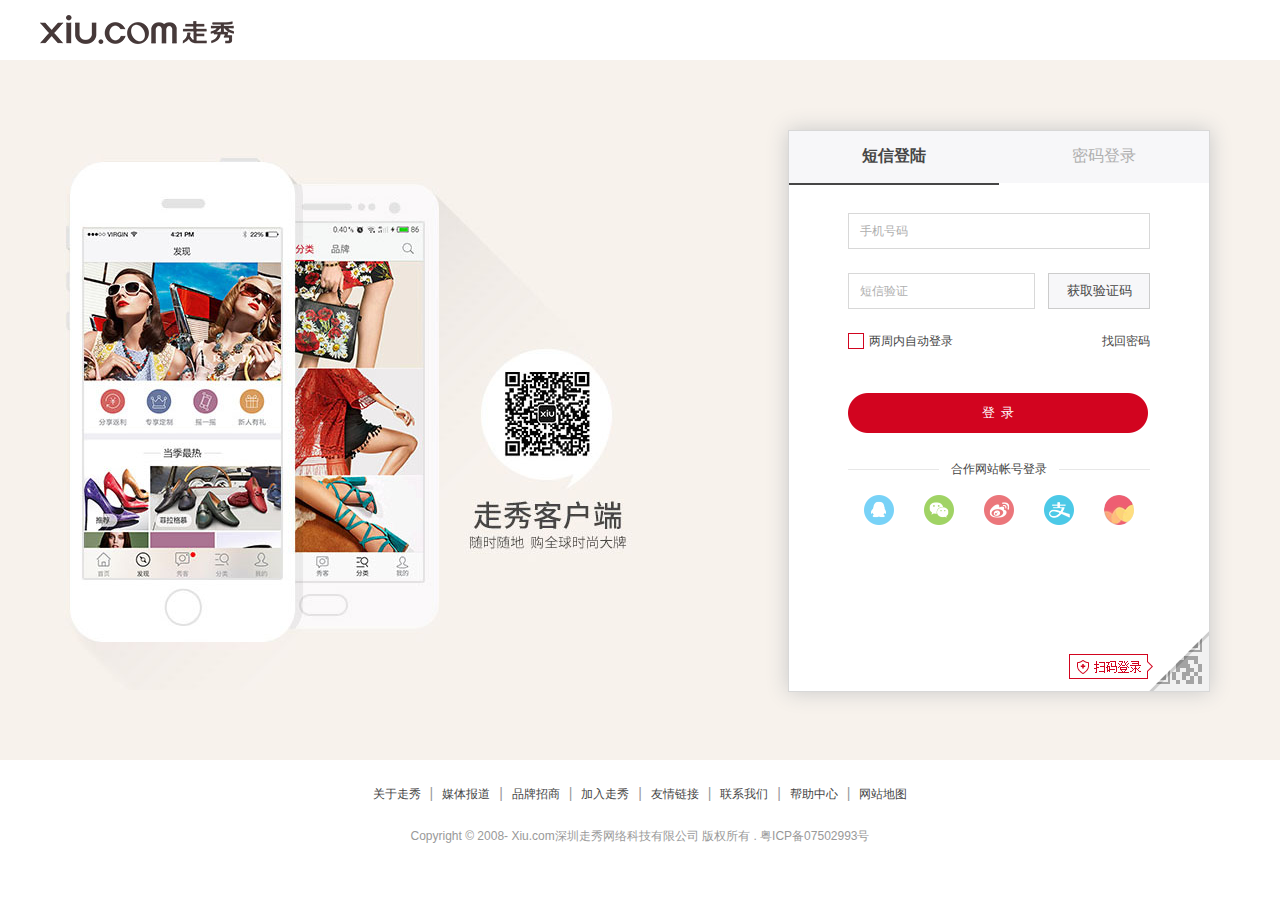
<file: xiu_project/images_sy/xiu_project/Login.html>
<!DOCTYPE html>
<html>

	<head>
		<meta charset="UTF-8">
		<meta content="走秀网,www.xiu.com" name="author">
		<meta content="走秀网,版权所有" name="Copyright">
		<meta content="走秀网官网-国际品牌，流行尖货，与全球同步上新。女装、男装、鞋靴、包袋、腕表、饰品、妆品、家居、婴童、礼物等上千款时尚品牌-xiu.com 发现全球时尚。" name="description">
		<meta content="走秀网,走秀网官网,xiu.com,国际品牌,全球购,海外名店,代购" name="keywords">
		<title>盘点上半年好物 畅销热卖单品 抄底价特卖-发现全球时尚-走秀网官网</title>
		<link rel="stylesheet" type="text/css" href="css/Login.css" />
		<link rel="stylesheet" type="text/css" href="css/reset.css" />
		<script type="text/javascript" src="jq/jquery.js"></script>
		<script type="text/javascript" src="js/sy_js.js"></script>
		<script type="text/javascript" src="js/cookie.js"></script>
		<script type="text/javascript" src="js/Login.js"></script>
		<script type="text/javascript" src="js/reg.js"></script>
	</head>

	<body>
		<!--登录注册页面-->
		<!--标题图-->
		<header>
			<div class="header_inner">
				<img src="images_zc/logo_mini.png" />
			</div>
		</header>
		<!--登录注册的背景图-->
		<nav>
			<div class="nav_inner">
				<div class="nav_bg">
					<!--登录注册的表单-->
					<div class="menu">
						<!--短信登录-->
						<div class="menu_top">
							<div class="tl active1">短信登陆</div>
							<div class="pw">密码登录</div>
						</div>
						<!--登录界面-->
						<div class="menu_center">
							<ul id="list">
								<li id="toset" style="width:302px;height:12px;">
									<b></b>
									<span>请输入有效的手机号</span>
								</li>
								<li>
									<input type="text" class="tel" value="" />
									<lable class="tel_lb">手机号码</lable>
									<lable class="tel_l">手机号码</lable>
								</li>
								<li id="toset1">
									<p>新手机号将认为接受
										<a href="http://www.xiu.com/help/xieyi.shtml" target="_blank" style="color:#005ba1">《走秀网用户协议》</a>
										<div class="z1" style="font-size:12px;color:#afafaf;">并自动注册账号</div>
									</p>
								</li>
								<li id="toset2">
									<input type="text" id="txt" value="">
									<lable class="yz_lb">验证码</lable>
									<lable class="yz_l">验证码</lable>
									<span id="code1"></span>
									<span id="code2"></span>
									<input id="add" type="text" value="2323"/>
									<a href="#" id="chage_code">换一换</a>
								</li>
								<li>
									<input type="text" class="dx" value="" />
									<lable class="dx_lb">短信验证</lable>
									<lable class="dx_l">短信验证</lable>
									<a href="#" class="get">获取验证码</a>
								</li>
								<li class="zidong">
									<p>
										<input type="checkbox" id="sh" checked="checked"/>
										<span id="check1"></span>
										<span id="check2"></span>
										两周内自动登录
									</p>
									<a href="#" class="pwd1">找回密码</a>
								</li>
								<li class="bnt">
									<input type="button" value="登&nbsp;&nbsp;录" id="btn" />
								</li>
							</ul>
							<ul id="list1">
								<li>
									<input type="text" class="tel1" value="" />
									<lable class="tel_lb">手机号/邮箱/用户名</lable>
									<lable class="tel_l">手机号/邮箱/用户名</lable>
								</li>
								<li>
									<input type="password" class="pwd" value="" />
									<lable class="pwd_l">密码</lable>
									<lable class="pwd_lb">密码</lable>
								</li>
								<li class="zidong">
									<p>
										<input type="checkbox" id="sh" checked="checked"/>
										<span id="check3"></span>
										<span id="check4"></span>
										两周内自动登录
									</p>
									<div class="z">
										<a href="#" class="pwd2">找回密码</a>
										<b>  |  </b>
										<a href="#" class="zhuce" style="margin-right:0;">注册登录</a>
									</div>
								</li>
								<li class="bnt">
									<input type="button" value="登&nbsp;&nbsp;录" id="btn1" />
								</li>
							</ul>

							<dl class="stb">
								<dt>
				   	    			<span>合作网站帐号登录</span>
				   	    		</dt>
								<dd>
									<a href="#"></a>
									<a href="#"></a>
									<a href="#"></a>
									<a href="#"></a>
									<a href="#" style="margin-right:0"></a>
								</dd>
							</dl>
							<a href="#" class="erweima"></a>
							<a href="#" class="denglu"></a>
						</div>
					</div>
					<div class="sm">
						<h3>手机扫码登录</h3>
						<div class="qrcode">
							<div class="qrcode_show">
								<div class="qrcode_show_img">
									<img src="images_zc/qr.jpg" />
								</div>
								<p>打开<span>走秀APP</span>，扫一扫登录</p>
							</div>
						</div>
						<a href="#" class="mdl"></a>
						<a href="#" class="dn"></a>
					</div>
				</div>
			</div>
		</nav>
		<footer>
			<div class="foot1_inner">
				<div class="foot_top">
					<a href="#">关于走秀</a>
					<b>|</b>
					<a href="#">媒体报道</a>
					<b>|</b>
					<a href="#">品牌招商</a>
					<b>|</b>
					<a href="#">加入走秀</a>
					<b>|</b>
					<a href="#">友情链接</a>
					<b>|</b>
					<a href="#">联系我们</a>
					<b>|</b>
					<a href="#">帮助中心</a>
					<b>|</b>
					<a href="#">网站地图</a>
				</div>
				<div class="foot_bottom">
					<p>
						Copyright © 2008-
						<a href="http://www.xiu.com">Xiu.com</a>深圳走秀网络科技有限公司 版权所有 . 粤ICP备07502993号
					</p>
				</div>
			</div>
		</footer>
	</body>

</html>
</file>
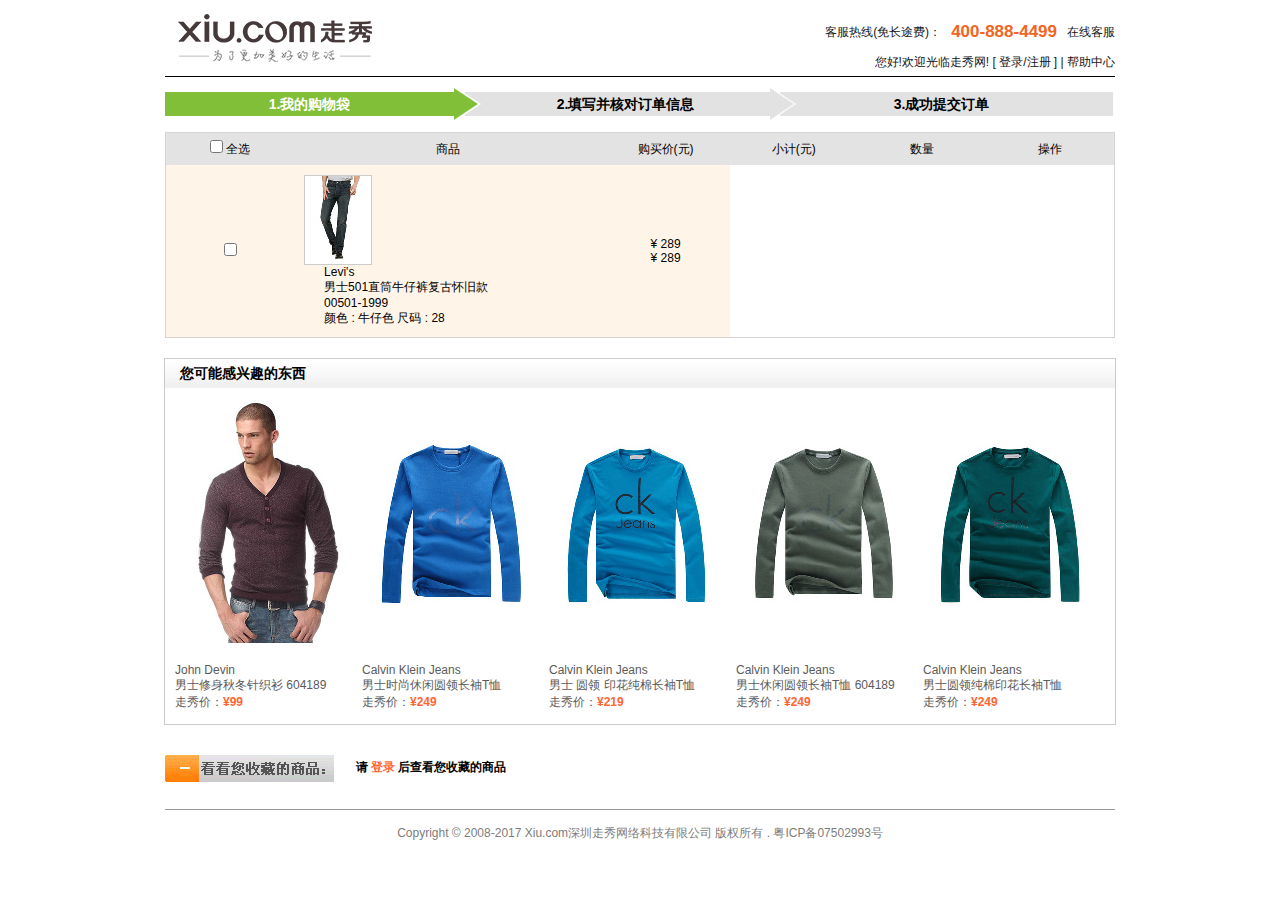
<file: xiu_project/images_sy/xiu_project/myCart.html>
<!DOCTYPE html>
<html>

	<head>
		<meta charset="UTF-8">
		<meta content="走秀网,www.xiu.com" name="author">
		<meta content="走秀网,版权所有" name="Copyright">
		<meta content="走秀网官网-国际品牌，流行尖货，与全球同步上新。女装、男装、鞋靴、包袋、腕表、饰品、妆品、家居、婴童、礼物等上千款时尚品牌-xiu.com 发现全球时尚。" name="description">
		<meta content="走秀网,走秀网官网,xiu.com,国际品牌,全球购,海外名店,代购" name="keywords">
		<title>盘点上半年好物 畅销热卖单品 抄底价特卖-发现全球时尚-走秀网官网</title>
		<link rel="stylesheet" type="text/css" href="css/reset.css" />
		<link rel="stylesheet" type="text/css" href="css/myCart.css" />
	</head>

	<body>
		<header>
			<div class="header_inner">
				<div class="left">
					<a href="#"></a>
				</div>
				<div class="right">
					<div class="wz1">
						<p>在线客服</p>
						<p>400-888-4499</p>
						<p>客服热线(免长途费)：</p>
					</div>
					<div class="wz2">
						您好!欢迎光临走秀网! [ 登录/注册 ] | 帮助中心  
					</div>
				</div>
			</div>
		</header>
		<div id="shopcart">
			<div class="shopcart_inner">
				<ul class="top">
					<li>
						<span></span> 1.我的购物袋
					</li>
					<li>
						<span></span> 2.填写并核对订单信息
					</li>
					<li>
						<span></span> 3.成功提交订单
					</li>
				</ul>
			</div>
		</div>
		<div id="wap">
			<div class="wap_inner">
				<div class="empty">
					<img src="images_cart/nogoods.jpg" />
					<h2>购物袋暂没有商品，现在就去  </h2>
					<a href="#">挑选自己喜欢的商品</a>
				</div>
				<div class="sp">
					<table class="tb" cellpadding="0" cellspacing="0">
						<tbody>
							<tr>
								<th>
									<lable><input type="checkbox" /> 全选</lable>
								</th>
								<th>商品</th>
								<th>购买价(元)</th>
								<th>小计(元)</th>
								<th>数量</th>
								<th>操作</th>
							</tr>
							<tr>
								<td>
									<lable><input type="checkbox" /></lable>
								</td>
								<td>
									<img src="images_cart/g1_66_88 (1).jpg" />
									<p>Levi's<br>
									      男士501直筒牛仔裤复古怀旧款00501-1999<br>
								              颜色 : 牛仔色 尺码 : 28
									</p>
								</td>
								<td>
									<span>¥ 289</span>
									<span>¥ 289</span>
								</td>
							</tr>
						</tbody>
					</table>
				</div>

			</div>
		</div>
		<div id="xq">
			<div class="top">您可能感兴趣的东西</div>
			<div class="bottom">
				<dl>
					<dt><img src="images_cart/1.jpg"/></dt>
					<dd>
						<p>John Devin</p>
						<p>男士修身秋冬针织衫 604189</p>
						<p>走秀价：<span>¥99</span></p>
					</dd>
				</dl>
				<dl>
					<dt><img src="images_cart/2.jpg"/></dt>
					<dd>
						<p>Calvin Klein Jeans</p>
						<p>男士时尚休闲圆领长袖T恤</p>
						<p>走秀价：<span>¥249</span></p>
					</dd>
				</dl>
				<dl>
					<dt><img src="images_cart/3.jpg"/></dt>
					<dd>
						<p>Calvin Klein Jeans</p>
						<p>男士 圆领 印花纯棉长袖T恤</p>
						<p>走秀价：<span>¥219</span></p>
					</dd>
				</dl>
				<dl>
					<dt><img src="images_cart/4.jpg"/></dt>
					<dd>
						<p>Calvin Klein Jeans</p>
						<p>男士休闲圆领长袖T恤 604189</p>
						<p>走秀价：<span>¥249</span></p>
					</dd>
				</dl>
				<dl>
					<dt><img src="images_cart/5.jpg"/></dt>
					<dd>
						<p>Calvin Klein Jeans</p>
						<p>男士圆领纯棉印花长袖T恤</p>
						<p>走秀价：<span>¥249</span></p>
					</dd>
				</dl>
			</div>
			<div class="set">
				<div class="ck"></div>
				<div class="wz3">请<a href="#">登录</a>后查看您收藏的商品</div>
			</div>
			<div class="foot2_inner">
				<p>Copyright © 2008-2017 Xiu.com深圳走秀网络科技有限公司 版权所有 . 粤ICP备07502993号</p>
			</div>
		</div>
	</body>

</html>
</file>
<file: xiu_project/css/header.css>
/*************************************************顶部*********************************************************/

#box {
	width: 100%;
	height: 100%;
	background: #333;
}

#box .top {
	width: 1200px;
	height: 48px;
	background: #333;
	margin: 0 auto;
}

#box .top .left {
	width: 300px;
	height: 34px;
	float: left;
}

#box .top .left ul {
	width: 300px;
	height: 34px;
	padding-top: 2px;
}

#box .top .left ul li {
	height: 34px;
	float: left;
	text-align: right;
	line-height: 34px;
	font-size: 12px;
	color: #d7d6d6;
}

.top .left ul li a {
	display: inline-block;
	color: #d7d7d7;
	float: left;
	padding: 0 5px;
	/*font-weight: 500;*/
}

.top .left ul li a:hover {
	color: #bfbfbf;
}

.top .left ul li:nth-of-type(2) a {
	margin: 0px 4px 0px 26px
}

.top .left ul li:nth-of-type(3) a {
	padding: 0px 15px 0px 10px;
	position: relative;
}

.top .left ul li:nth-of-type(2) {
	display: inline-block;
	background: url(../images_sy/spriter2016.png) no-repeat -213px -41px;
}

.top .left ul .show {
	display: block;
	background: url(../images_sy/spriter2016.png) no-repeat -166px -110px;
}

#box .top .left .show_list {
	position: absolute;
	top: 34px;
	left: 284px;
	background: #fff;
	width: 73px;
	height: 171px;
	display: none;
	z-index: 1;
}

#box .top .left .show_list li {
	float: left;
}

#box .top .left .show_list a {
	text-align: center;
	float: left;
	padding: 0;
	margin: 0;
	color: #464545;
	display: block;
	overflow: hidden;
	line-height: 25px;
	padding-left: 10px;
}


/*show移入效果*/

#box .top .left .show:hover {
	background-color: #fff;
	background-position-y: -145px;
}

.left .show:hover a {
	color: #d50215;
}

#box .top .left .show .show_list a:hover {
	color: #d50215;
}

#box .top .left .show:hover .show_list {
	display: block;
}


/*show移入效果结束*/

#box .top .left ul li span {
	color: #db8418;
}

#box .top .center a {
	display: inline-block;
	width: 220px;
	height: 33px;
	margin: 10px 0 0 192px;
	background-position: 0 0;
	float: left;
	background: url(../images_sy/spriter2016.png) no-repeat;
	text-indent: -9999px;
}

#box .top .right {
	float: right;
	padding-top: 10px;
	position: relative;
}

#box .top .right .txt {
	width: 219px;
	height: 26px;
	padding: 0 34px 0 8px;
	line-height: 26px;
	font-size: 12px;
	background: #333;
	border: 1px solid #787878;
	color: #787878;
}

#box .top .right .but {
	background: url(../images_sy/spriter2016.png) no-repeat 0 -43px;
	position: absolute;
	right: 0px;
	top: 12px;
	width: 28px;
	height: 26px;
	padding: 0px;
	margin: 0;
	cursor: pointer;
	border: 0;
}

#box .top .right .but:hover {
	background-position-x: -40px;
}

#box .bottom {
	width: 1200px;
	height: 45px;
	background: #333;
	margin: 0 auto;
}

#box .bottom ul {
	width: 100%;
	margin: 0 auto;
	text-align: center;
}

#box .bottom ul li {
	height: 42px;
	display: inline-block;
	font-size: 12px;
	cursor: pointer;
}

#box .bottom ul li a {
	display: block;
	padding: 0 15px;
	color: #eee;
	text-align: center;
	line-height: 42px;
	float: left;
	margin: 0 6px;
	font-size: 15px;
	/*font-weight: 600;*/
}

#box .bottom ul li a:hover {
	color: #bebebe;
	border-bottom: 2px solid #727071;
}


/*导航*/

nav {
	width: 100%;
	height: 100%;
	background: #f7f7f7;
}

nav .nav_inner {
	width: 1264px;
	height: 42px;
	background: #f7f7f7;
	margin: 0 auto;
}

nav .nav_inner ul {
	text-align: center;
	height: 42px;
	margin: 0 auto;
}

nav .nav_inner ul li {
	margin: 0 auto;
	display: inline-block;
	height: 41px;
	position: relative;
	border: #f7f7f7 1px solid;
	border-bottom: none;
	margin-right: 5px;
}


nav .nav_inner ul li .bot_a {
	display: inline-block;
	height: 42px;
	overflow: hidden;
	line-height: 42px;
	font-size: 14px;
	color: #000;
	cursor: default;
	width: 60px;
	text-align: center;
	position: relative;
}


/*************************************************顶部结束*********************************************************/


/*************************************************底部 导航*********************************************************/


/*底部导航*/

footer {
	width: 100%;
	height: 100%;
}

footer .foot_inner {
	width: 100%;
	padding: 20px 0;
}

footer .foot_inner .top {
	width: 100%;
	height: 170px;
	margin-bottom: 15px;
	overflow: hidden;
	background: #f2f2f2;
	border-top: 3px solid #9a9a9a;
}

footer .foot_inner .top .top_inner {
	width: 1200px;
	height: 170px;
	margin: 0 auto;
}


/*联系电话*/

footer .foot_inner .top .top_inner .tel {
	width: 183px;
	height: 125px;
	margin: 10px 100px 0 0;
	float: left;
}

footer .foot_inner .top .top_inner .tel a {
	display: block;
	width: 183px;
	height: 32px;
	background: url(../images_sy/footer_sprite.gif) no-repeat 0 -86px;
}

footer .foot_inner .top .top_inner .tel p a {
	display: block;
	width: 183px;
	height: 45px;
	background: url(../images_sy/footer_sprite.gif) no-repeat 0 -122px;
}

footer .foot_inner .top .top_inner .tel a:nth-of-type(2) {
	display: block;
	width: 183px;
	height: 35px;
	background: url(../images_sy/footer_sprite.gif) no-repeat 0 -167px;
}


/****招纳贤士*****/

footer .foot_inner .top .top_inner .new {
	width: 200px;
	padding: 8px 60px 0 0;
	float: left;
}

footer .foot_inner .top .top_inner .new dd {
	overflow: visible;
	line-height: 26px;
	color: #4c4c4c;
	height: auto;
}

footer .foot_inner .top .top_inner .new dd a {
	color: #4c4c4c;
}


/*关税说明*/

footer .foot_inner .top .top_inner .new .gs {
	position: relative;
}

footer .foot_inner .top .top_inner .new .gs .gs_box {
	width: 215px;
	height: 118px;
	position: absolute;
	top: -62px;
	left: 60px;
	z-index: 2;
	font: 12px/22px '宋体';
	color: #fff;
	background: url(../images_sy/footer_sprite.gif)no-repeat left -300px;
	display: none;
}

footer .foot_inner .top .top_inner .new dd:nth-of-type(5):hover .gs_box {
	display: block;
}

footer .foot_inner .top .top_inner .new .gs .gs_box p {
	padding: 4px 8px 0 21px;
}


/****关注我们*****/

footer .foot_inner .top .top_inner .keep {
	width: 254px;
	height: 137px;
	padding-top: 12px;
	float: left;
}

footer .foot_inner .top .top_inner .keep dt {
	border-bottom: 1px solid #808080;
	height: 15px;
	line-height: 30px;
	font-size: 18px;
	color: #111;
	text-align: center;
	font-weight: normal;
	margin-bottom: 15px;
}

footer .foot_inner .top .top_inner .keep dt span {
	display: inline-block;
	float: none;
	background: #f2f2f2;
	padding: 0 10px;
}

footer .foot_inner .top .top_inner .keep dd:nth-of-type(1) {
	width: 100%;
	height: 40px;
	line-height: 40px;
}

footer .foot_inner .top .top_inner .keep dd:nth-of-type(1) .keep_p {
	width: 254px;
	padding-top: 18px;
	position: relative;
	overflow: visible;
}

footer .foot_inner .top .top_inner .keep dd:nth-of-type(1) .keep_p .erweima {
	z-index: 2;
	position: absolute;
	top: 0;
	left: -120px;
	overflow: visible;
	display: none;
}

footer .foot_inner .top .top_inner .keep dd:nth-of-type(1) .keep_p .erweima img {
	width: 120px;
	height: auto;
}

footer .foot_inner .top .top_inner .keep dd:nth-of-type(1) .keep_p a {
	display: block;
	width: 27px;
	height: 22px;
	margin: 0 36px 0 7px;
	float: left;
	overflow: hidden;
	background: url(../images_sy/footer_sprite.gif) no-repeat 0 -226px;
}

footer .foot_inner .top .top_inner .keep dd:nth-of-type(1) .keep_p a:nth-of-type(1):hover .erweima {
	display: block;
}

footer .foot_inner .top .top_inner .keep dd:nth-of-type(1) .keep_p a:nth-of-type(2) {
	background: url(../images_sy/footer_sprite.gif) no-repeat -70px -226px;
}

footer .foot_inner .top .top_inner .keep dd:nth-of-type(1) .keep_p a:nth-of-type(3) {
	background: url(../images_sy/footer_sprite.gif) no-repeat -144px -226px;
}

footer .foot_inner .top .top_inner .keep dd:nth-of-type(1) .keep_p a:nth-of-type(4) {
	background: url(../images_sy/footer_sprite.gif) no-repeat -214px -226px;
	margin-right: 0;
}


/*鼠标划过效果*/

footer .foot_inner .top .top_inner .keep dd:nth-of-type(1) .keep_p a:hover {
	background: url(../images_sy/footer_sprite.gif) no-repeat 0 -263px;
}

footer .foot_inner .top .top_inner .keep dd:nth-of-type(1) .keep_p a:nth-of-type(2):hover {
	background: url(../images_sy/footer_sprite.gif) no-repeat -70px -263px;
}

footer .foot_inner .top .top_inner .keep dd:nth-of-type(1) .keep_p a:nth-of-type(3):hover {
	background: url(../images_sy/footer_sprite.gif) no-repeat -144px -263px;
}

footer .foot_inner .top .top_inner .keep dd:nth-of-type(1) .keep_p a:nth-of-type(4):hover {
	background: url(../images_sy/footer_sprite.gif) no-repeat -214px -263px;
}

footer .foot_inner .top .top_inner .keep dd:nth-of-type(2) .email_box {
	width: 253px;
	height: 30px;
	margin-top: 24px;
	background: url(../images_sy/footer_sprite.gif) no-repeat 0 -436px;
	position: relative;
}

footer .foot_inner .top .top_inner .keep dd:nth-of-type(2) .email_box .txt {
	width: 213px;
	height: 30px;
	line-height: 30px;
	font: 14px/30px 'Microsoft YaHei' !important;
	padding-left: 10px;
	background: none;
	border: none;
	color: #333;
}

footer .foot_inner .top .top_inner .keep dd:nth-of-type(2) .email_box .sub {
	width: 30px;
	height: 30px;
	float: right;
	background: none;
	border: none;
}

footer .foot_inner .top .top_inner .code {
	width: 95px;
	padding: 8px 60px 0 0;
	float: right;
}

footer .foot_inner .top .top_inner .code p {
	font-size: 16px;
	line-height: 30px;
	color: #111;
	margin: 2px 0 5px;
	font-weight: normal;
	letter-spacing: 1px;
}

footer .foot_inner .top .top_inner .code span {
	display: block;
	width: 85px;
	height: 85px;
	background: url(../images_sy/footer_sprite.gif)no-repeat -189px -87px;
	cursor: pointer;
}

footer .foot_inner .center {
	height: 32px;
	text-align: center;
	clear: both;
	line-height: 32px;
	min-width: 1000px;
}

footer .foot_inner .center ul {
	height: 32px;
	text-align: center;
	clear: both;
	line-height: 32px;
	min-width: 1000px;
}

footer .foot_inner .center ul li {
	display: inline;
	height: 14px;
	text-align: center;
	border-right: 1px solid #ccc;
}

footer .foot_inner .center ul li a {
	margin: 0 8px 0 6px;
	color: #000;
}

footer .foot_inner .center ul li a:hover {
	color: #FEB300;
}

footer .foot_inner .bt {
	width: 630px;
	height: 50px;
	padding: 10px 0;
	margin: 0 auto;
}

footer .foot_inner .bt a {
	display: block;
	width: 145px;
	height: 44px;
	margin-left: 47px;
	float: left;
	background: url(../images_sy/foot_icons.jpg)no-repeat 0 0;
}

footer .foot_inner .bt a:nth-of-type(2) {
	display: block;
	background: url(../images_sy/foot_icons.jpg)no-repeat -192px 0;
}

footer .foot_inner .bt a:nth-of-type(3) {
	display: block;
	background: url(../images_sy/foot_icons.jpg)no-repeat -385px 0;
}

footer .foot_inner .show {
	height: 20px;
	line-height: 20px;
	text-align: center;
	font-family: Tahoma, Geneva, sans-serif, '宋体';
	color: #999;
	clear: both;
	font-size: 12px;
}

footer .foot_inner .show .wz {
	margin: 0 3px;
	color: #999;
	font-weight: bold;
}

footer .foot_inner .show .wz:hover {
	color: #FEB300;
}

footer .foot_inner .ft_bt {
	width: 1000px;
	margin: 0 auto;
	padding: 8px 0;
	text-align: center;
}

footer .foot_inner .ft_bt a img {
	margin: 0 0 0 12px;
	display: inline-block;
}


/*************************************************底部结束*********************************************************/
</file>
<file: xiu_project/css/index.css>
/*************************************************轮播图*********************************************************/

#banner {
	width: 100%;
	height: 100%;
	background: #fff;
	padding: 20px 0;
}

#banner_inner {
	width: 1200px;
	height: 610px;
	margin: 0 auto;
	overflow: hidden;
	position: relative;
}

#list1 {
	width: 4800px;
	height: 610px;
	position: absolute;
	top: 0;
	left: 0;
}

#list1 li {
	width: 1200px;
	height: 610px;
	float: left;
}

#list2 {
	height: 15px;
	margin: 0 0 0 -63px;
	z-index: 10;
	position: absolute;
	bottom: 40px;
	left: 50%;
}

#list2 li {
	width: 15px;
	height: 15px;
	border-radius: 50%;
	background: #ccc;
	float: left;
	margin: 0 5px;
	cursor: pointer;
}

#list2 .bgcolor {
	background: #707070;
}

#prev,#next{
	width: 30px;
	height: 64px;
	position: absolute;
	top: 45%;
	cursor: pointer;
}

#prev{
	left: 15px;
	background: url(../images_sy/prev-next-icon.png) no-repeat -79px 0;
}

#next{
	right: 15px;
	background: url(../images_sy/prev-next-icon.png) no-repeat -116px 0;
}


/*轮播图结束*/


/*************************************************最新入口*********************************************************/

#wap {
	width: 100%;
	height: 100%;
	background: #fff;
}

#wap .wap_inner {
	width: 1170px;
	height: 86px;
	margin: 0 auto;
	padding: 0 0 20px 30px;
}

#wap .wap_inner ul li a {
	display: block;
	float: left;
	width: 250px;
	height: 86px;
	background: url(../images_sy/shortcut3a.jpg) no-repeat;
	margin-right: 60px;
	transition: all 0.3s linear;
}

#wap .wap_inner ul li:nth-of-type(2) a {
	display: block;
	background: url(../images_sy/shortcut3a.jpg) no-repeat -250px 0;
}

#wap .wap_inner ul li:nth-of-type(3) a {
	display: block;
	background: url(../images_sy/shortcut3a.jpg) no-repeat -740px 0;
}

#wap .wap_inner ul li:nth-of-type(4) a {
	width: 215px;
	display: block;
	background: url(../images_sy/shortcut3a.jpg) no-repeat -980px 0;
	margin-right: 0;
}

.move {
	transform: translateX(-10px);
}


/*最新活动 结束*/


/*************************************************尖货推荐*********************************************************/

#best {
	width: 100%;
	height: 100%;
	background: #fff;
}

#best .best_inner {
	width: 1200px;
	background: #fff;
	margin: 0 auto;
	padding-bottom: 30px;
}

#best .best_inner h3 {
	padding: 0 0 20px;
	text-align: center;
	margin-left: 449px;
}

#best .best_inner .tp {
	width: 1200px;
	height: 580px;
	margin: 0 0 40px;
	overflow: hidden;
}





#best .best_inner .tp li , #best .best_inner .tp-last li {
	width: 395px;
	height: 288px;
	margin: 0 4px 4px 0;
	float: left;
	transition: all 0.3s linear;
	cursor: pointer;
	
}

#best .best_inner .tp li img , #best .best_inner .tp-last li img {
	width: 395px;
	height: 288px;
	
}


#best .best_inner .tp-last {
	width: 1200px;
	height: 290px;
	margin: 0 0 40px;
	overflow: hidden;
}


.bg {
	opacity: 0.8;
}


/*************************************************热荐专题*********************************************************/

#best .best_inner .ct {
	width: 1200px;
	overflow: hidden;
}

#best .best_inner .ct li {
	float: left;
	margin-bottom: 40px;
	position: relative;
	overflow: hidden;
	cursor: pointer;
}

#best .best_inner .ct li img {
	transition: all 0.3s;
}

#best .best_inner .ct li p {
	display: block;
	position: absolute;
	top: 50%;
	left: 50%;
	margin: -40px 0 0 -159px;
}

#best .best_inner .ct li:nth-child(5) p{
	margin: -40px 0 0 -260px;
}

#best .best_inner .ct li:nth-child(6) p{
	margin: -40px 0 0 -230px;
}
.magnify {
	transform: scale(1.05);
}

#best .best_inner h4 {
	padding: 0 0 20px;
	text-align: center;
	margin-left: 522px;
}

#best .best_inner .pic {
	width: 1200px;
	padding: 20px 0 50px;
	overflow: hidden;
}

#best .best_inner .pic:hover {
	opacity: 0.9;
}


/*************************************************发现好货*********************************************************/

#best .best_inner .bt {
	overflow: hidden;
	width: 1217px;
	margin: 0 auto 20px;
}

#best .best_inner .bt li {
	float: left;
	width: 287px;
	height: 490px;
	margin: 0 17px 20px 0;
	overflow: hidden;
}

#best .best_inner .bt li:hover{
box-shadow: -3px -3px 18px #ccc;
	
}

/*.hotSellBg{
box-shadow: -3px 5px 10px #ccc;
}*/


#best .best_inner .bt li a{
	width: 287px;
	height: 490px;
	text-align: center;
	display: block;
	box-sizing: border-box;
	overflow: hidden;
}

#best .best_inner .bt li a:hover{
	border:3px solid #efefef ;
}

#best .best_inner .bt li a img{
	width: 281px;
	height: 484px;
	display: inline-block;
	vertical-align: middle;
	
}


#best .best_inner .bt li a span{
	width: 0;
	height: 100%;
	display: inline-block;
	vertical-align: middle;
}


/*******************************侧边栏样式***************************************/

#ceNav{
	width: 100px;
	height: 270px;
	background: url(../images_sy/right_nav.png) no-repeat;
	position: fixed;
	top: 35%;
	right: 0;
	padding: 10px;
	padding-right: 0;
	
}

#ceList{
	width: 94px;
	height: 194px;
	position: absolute;
	bottom: 0;
	right: 0;
	margin-bottom: 20px;
	cursor: pointer;
}

#ceList ul{
	width: 94px;
	height: 194px;

}

#ceList ul li{
	width: 100%;
	height: 31.5px;
	
}

#ceList ul li a{
	width: 100%;
	height: 31.5px;
	display: block;
}

/*******************************懒加载****************************************/
</file>
<file: xiu_project/css/nav.css>
/*二级导航*/
nav .nav_inner ul li .nav_list {
	text-align: left;
	position: absolute;
	top: 41px;
	left: -1px;
	padding: 14px 0 0 14px;
	background: #fff;
	/*height: 370px;*/
	width: 740px;
	border:1px solid #ccc;
	border-top:none;
	z-index: 3;
	display: none;
}
nav .nav_inner ul li:nth-of-type(4) .nav_list{
	
	left: -40px;
}
nav .nav_inner ul li:nth-of-type(5) .nav_list{
	
	left: -110px;
}
nav .nav_inner ul li:nth-of-type(6) .nav_list{
	
	left: -180px;
}
nav .nav_inner ul li:nth-of-type(7) .nav_list{
	
	left: -270px;
}
nav .nav_inner ul li:nth-of-type(8) .nav_list{
	
	left: -360px;
}
nav .nav_inner ul li:nth-of-type(9) .nav_list{
	
	left: -430px;
}

/*左边*/
.nav_list .nav_lt {
	width: 450px;
	height:370px;
	float: left;
}

.nav_list .nav_lt dl {
	float: left;
	width: 100%;
	border-bottom: 1px dotted #959595
}

.nav_list .nav_lt dt {
	float: left;
	width: 100%;
	margin: 6px 0 4px 0;
	font-size: 12px;
	font-weight: 700;
}

.nav_list .nav_lt dd {
	width: auto;
	margin: 0 0 6px 0;
	float: left;
}

.nav_list .nav_lt dd a {
	line-height: 12px;
	height: 12px;
	width: auto;
	margin: 0 4px 0 0;
	display: inline;
	float: none;
	color:#000;
	border-right:2px solid #ccc;
	padding-right:4px;
	font-size: 12px;
}
/*右边*/
.nav_list .nav_rt {
	float: right;
	width: 240px;
	padding: 0 4px 0 16px;
}
.nav_rt dl {
	
	font-size: 12px;
	width: 100%;
	float: left;
}
.nav_rt dt{
	font-size:12px;
	font-weight: 700;
}
.nav_rt dd{
	float:left;
	width: 100px;
	height: 23px;
	line-height: 23px;
	
}
.nav_rt dd a {
	display: inline;
	float: left;
	width: 100px;
	height: 18px;
	line-height: 18px;
	overflow: hidden;
	text-align: left;
	color:#000;
	margin: 2px 10px 2px 0;
}

/*第二个*/
/*左上边*/
.nav_list .nav_lt1 {
	width: 480px;
	height:350px;
	float: left;
	border-bottom: 1px dotted #959595;
	
}

.nav_list .nav_lt1 dl {
	float: left;
	width: 100%;
	
}

.nav_list .nav_lt1 dt {
	float: left;
	width: 100%;
	margin: 2px 0 2px 0;
	font-size: 12px;
	font-weight: 700;
}

.nav_list .nav_lt1 dd {
	width: auto;
	margin: 0 0 6px 0;
	float: left;
	color:#000;
}

.nav_list .nav_lt1 dd a {
	line-height: 12px;
	height: 12px;
	width: auto;
	margin: 0 4px 0 0;
	display: inline;
	float: none;
	color:#000;
	padding-right:4px;
	font-size: 12px;
}
/*右上边*/
.nav_list .nav_rt1 {
	float: right;
	width: 240px;
	height:350px;
	padding: 0 4px 0 16px;
	border-bottom: 1px dotted #959595;
}
.nav_rt1 dl {
	
	font-size: 12px;
	width: 100%;
	float: left;
}
.nav_rt1 dt{
	font-size:12px;
	font-weight: 700;
}
.nav_rt1 dd{
	float:left;
	width: 100px;
	height: 23px;
	line-height: 23px;
	margin: 2px 15px 2px 0;
	
}
.nav_rt1 dd a {
	display: inline;
	float: left;
	width: 100px;
	height: 18px;
	line-height: 18px;
	color:#000;
	overflow: hidden;
	text-align: left;
	margin: 2px 15px 2px 0;
}
/*左下边*/
.nav_list .nav_lt_b {
	width: 480px;
	height:270px;
	float: left;
	margin-top:20px;
	
}

.nav_list .nav_list .nav_lt_b dl {
	float: left;
	width: 100%;
	
}

.nav_list .nav_lt_b dt {
	float: left;
	width: 100%;
	margin: 2px 0 2px 0;
	font-size: 12px;
	font-weight: 700;
}

.nav_list .nav_lt_b dd {
	width: auto;
	margin: 0 0 6px 0;
	float: left;
	color:#000;
}

.nav_list .nav_lt_b dd a {
	line-height: 12px;
	height: 12px;
	width: auto;
	margin: 0 4px 0 0;
	display: inline;
	float: none;
	padding-right:4px;
	color:#000;
	font-size: 12px;
}
/*右下边*/
.nav_list .nav_rt_b {
	float: right;
	width: 240px;
	height:350px;
	padding: 0 4px 0 16px;
	border-bottom: 1px dotted #959595;
	margin-top:20px;
}
.nav_rt_b dl {
	
	font-size: 12px;
	width: 100%;
	float: left;

}
.nav_rt_b dt{
	font-size:12px;
	font-weight: 700;
}
.nav_rt_b dd{
	float:left;
	width: 100px;
	height: 23px;
	line-height: 23px;
	margin: 2px 15px 2px 0;
	
}
.nav_rt_b dd a {
	display: inline;
	float: left;
	width: 100px;
	height: 18px;
	line-height: 18px;
	color:#000;
	overflow: hidden;
	text-align: left;
	margin: 2px 15px 2px 0;
}
/*第三个*/
/*左边*/
.nav_list .nav_lt3 {
	width: 450px;
	height:200px;
	float: left;
}

.nav_list .nav_lt3 dl {
	float: left;
	width: 100%;
	border-bottom: 1px dotted #959595
}

.nav_list .nav_lt3 dt {
	float: left;
	width: 100%;
	margin: 6px 0 4px 0;
	font-size: 12px;
	font-weight: 700;
}

.nav_list .nav_lt3 dd {
	width: auto;
	margin: 0 0 6px 0;
	float: left;
}

.nav_list .nav_lt3 dd a {
	line-height: 12px;
	height: 12px;
	width: auto;
	margin: 0 4px 0 0;
	display: inline;
	float: none;
	color:#000;
	padding-right:4px;
	font-size: 12px;
}
/*右边*/
.nav_list .nav_rt3 {
	float: right;
	width: 240px;
	padding: 0 4px 0 16px;
}
.nav_rt3 dl {
	
	font-size: 12px;
	width: 100%;
	float: left;
}
.nav_rt3 dt{
	font-size:12px;
	font-weight: 700;
}
.nav_rt3 dd{
	float:left;
	width: 100px;
	height: 23px;
	line-height: 23px;
	margin: 2px 15px 2px 0;
	
}
.nav_rt3 dd a {
	display: inline;
	float: left;
	width: 100px;
	height: 18px;
	line-height: 18px;
	overflow: hidden;
	color:#000;
	text-align: left;
	margin: 2px 10px 2px 0;
}
/*左下边*/
.nav_list .nav_lt3_b {
	width: 450px;
	height:170px;
	float: left;
}

.nav_list .nav_lt3_b dl {
	float: left;
	width: 100%;
}

.nav_list .nav_lt3_b dt {
	float: left;
	width: 100%;
	margin: 6px 0 4px 0;
	font-size: 12px;
	font-weight: 700;
}

.nav_list .nav_lt3_b dd {
	width: auto;
	margin: 0 0 6px 0;
	float: left;
}

.nav_list .nav_lt3_b dd a {
	line-height: 12px;
	height: 12px;
	width: auto;
	margin: 0 4px 0 0;
	display: inline;
	float: none;
	color:#000;
	padding-right:4px;
	font-size: 12px;
}
/*右边*/
/*第四个*/
/*左上边*/
.nav_list .nav_lt4 {
	width: 450px;
	height:420px;
	float: left;
	border-bottom: 1px dotted #959595
}

.nav_list .nav_lt4 dl {
	float: left;
	width: 100%;

}

.nav_list .nav_lt4 dt {
	float: left;
	width: 100%;
	margin: 6px 0 4px 0;
	font-size: 12px;
	font-weight: 700;
}

.nav_list .nav_lt4 dd {
	width: auto;
	margin: 0 0 6px 0;
	float: left;
}

.nav_list .nav_lt4 dd a {
	line-height: 12px;
	height: 12px;
	width: auto;
	margin: 0 4px 0 0;
	display: inline;
	float: none;
	color:#000;
	padding-right:4px;
	font-size: 12px;
}
/*右边*/
.nav_list .nav_rt4 {
	float: right;
	width: 240px;
	padding: 0 4px 0 16px;

}
.nav_list .nav_rt4 dl {
	
	font-size: 12px;
	width: 100%;
	float: left;
}
.nav_list .nav_rt4 dt{
	font-size:12px;
	font-weight: 700;
}
.nav_list .nav_rt4 dd{
	float:left;
	width: 100px;
	height: 23px;
	line-height: 23px;
	margin: 2px 15px 2px 0;
	
}
.nav_list .nav_rt4 dd a {
	display: inline;
	float: left;
	width: 100px;
	height: 18px;
	line-height: 18px;
	overflow: hidden;
	color:#000;
	text-align: left;
	margin: 2px 10px 2px 0;
}
/*左下边*/
.nav_list .nav_lt4_b {
	width: 450px;
	height:440px;
	float: left;
}

.nav_list .nav_lt4_b dl {
	float: left;
	width: 100%;
}

.nav_list .nav_lt4_b dt {
	float: left;
	width: 100%;
	margin: 6px 0 4px 0;
	font-size: 12px;
	font-weight: 700;
}

.nav_list .nav_lt4_b dd {
	width: auto;
	margin: 0 0 6px 0;
	float: left;
}

.nav_list .nav_lt4_b dd a {
	line-height: 12px;
	height: 12px;
	width: auto;
	margin: 0 4px 0 0;
	display: inline;
	float: none;
	color:#000;
	padding-right:4px;
	font-size: 12px;
}
/*第五个*/
/*左边*/
.nav_list .nav_lt5 {
	width: 450px;
	height:370px;
	float: left;
}

.nav_list .nav_lt5 dl {
	float: left;
	width: 100%;
	border-bottom: 1px dotted #959595
}

.nav_list .nav_lt5 dt {
	float: left;
	width: 100%;
	margin: 6px 0 4px 0;
	font-size: 12px;
	font-weight: 700;
}

.nav_list .nav_lt5 dd {
	width: auto;
	margin: 0 0 6px 0;
	float: left;
}

.nav_list .nav_lt5 dd a {
	line-height: 12px;
	height: 12px;
	width: auto;
	margin: 0 4px 0 0;
	display: inline;
	float: none;
	color:#000;
	padding-right:4px;
	font-size: 12px;
}
/*右边*/
.nav_list .nav_rt5 {
	float: right;
	width: 240px;
	padding: 0 4px 0 16px;
}
.nav_rt5 dl {
	
	font-size: 12px;
	width: 100%;
	float: left;
}
.nav_rt5 dt{
	font-size:12px;
	font-weight: 700;
}
.nav_rt5 dd{
	float:left;
	width: 100px;
	height: 23px;
	line-height: 23px;
	
}
.nav_rt5 dd a {
	display: inline;
	float: left;
	width: 100px;
	height: 18px;
	line-height: 18px;
	overflow: hidden;
	text-align: left;
	color:#000;
	margin: 2px 10px 2px 0;
}
/*第六个*/
/*左边*/
.nav_list .nav_lt6 {
	width: 450px;
	height:370px;
	float: left;
}

.nav_list .nav_lt6 dl {
	float: left;
	width: 100%;
	border-bottom: 1px dotted #959595
}

.nav_list .nav_lt6 dt {
	float: left;
	width: 100%;
	margin: 6px 0 4px 0;
	font-size: 12px;
	font-weight: 700;
}

.nav_list .nav_lt6 dd {
	width: auto;
	margin: 0 0 6px 0;
	float: left;
}

.nav_list .nav_lt6 dd a {
	line-height: 12px;
	height: 12px;
	width: auto;
	margin: 0 4px 0 0;
	display: inline;
	float: none;
	color:#000;
	padding-right:4px;
	font-size: 12px;
}
/*右边*/
.nav_list .nav_rt6 {
	float: right;
	width: 240px;
	padding: 0 4px 0 16px;
}
.nav_rt6 dl {
	
	font-size: 12px;
	width: 100%;
	float: left;
}
.nav_rt6 dt{
	font-size:12px;
	font-weight: 700;
}
.nav_rt6 dd{
	float:left;
	width: 100px;
	height: 23px;
	line-height: 23px;
	
}
.nav_rt6 dd a {
	display: inline;
	float: left;
	width: 100px;
	height: 18px;
	line-height: 18px;
	overflow: hidden;
	text-align: left;
	color:#000;
	margin: 2px 10px 2px 0;
}
/*第7个*/
/*左边*/
.nav_list .nav_lt7 {
	width: 450px;
	height:800px;
	float: left;
}

.nav_list .nav_lt7 dl {
	float: left;
	width: 100%;
	border-bottom: 1px dotted #959595
}

.nav_list .nav_lt7 dt {
	float: left;
	width: 100%;
	margin: 6px 0 4px 0;
	font-size: 12px;
	font-weight: 700;
}

.nav_list .nav_lt7 dd {
	width: auto;
	margin: 0 0 6px 0;
	float: left;
}

.nav_list .nav_lt7 dd a {
	line-height: 12px;
	height: 12px;
	width: auto;
	margin: 0 4px 0 0;
	display: inline;
	float: none;
	color:#000;
	padding-right:4px;
	font-size: 12px;
}
/*右边*/
.nav_list .nav_rt7 {
	float: right;
	width: 240px;
	padding: 0 4px 0 16px;
}
.nav_rt7 dl {
	
	font-size: 12px;
	width: 100%;
	float: left;
}
.nav_rt7 dt{
	font-size:12px;
	font-weight: 700;
}
.nav_rt7 dd{
	float:left;
	width: 100px;
	height: 23px;
	line-height: 23px;
	
}
.nav_rt7 dd a {
	display: inline;
	float: left;
	width: 100px;
	height: 18px;
	line-height: 18px;
	overflow: hidden;
	text-align: left;
	color:#000;
	margin: 2px 10px 2px 0;
}
/*第8个*/
/*左边*/
.nav_list .nav_lt8 {
	width: 450px;
	height:800px;
	float: left;
}

.nav_list .nav_lt8 dl {
	float: left;
	width: 100%;
	border-bottom: 1px dotted #959595;
}

.nav_list .nav_lt8 dt {
	float: left;
	width: 100%;
	margin: 6px 0 4px 0;
	font-size: 12px;
	font-weight: 700;
}

.nav_list .nav_lt8 dd {
	width: auto;
	margin: 0 0 6px 0;
	float: left;
}

.nav_list .nav_lt8 dd a {
	line-height: 12px;
	height: 12px;
	width: auto;
	margin: 0 4px 0 0;
	display: inline;
	float: none;
	color:#000;
	padding-right:4px;
	font-size: 12px;
}
/*右边*/
.nav_list .nav_rt8 {
	float: right;
	width: 240px;
	padding: 0 4px 0 16px;
}
.nav_rt8 dl {
	
	font-size: 12px;
	width: 100%;
	float: left;
}
.nav_rt8 dt{
	font-size:12px;
	font-weight: 700;
}
.nav_rt8 dd{
	float:left;
	width: 100px;
	height: 23px;
	line-height: 23px;
	
}
.nav_rt8 dd a {
	display: inline;
	float: left;
	width: 100px;
	height: 18px;
	line-height: 18px;
	overflow: hidden;
	text-align: left;
	color:#000;
	margin: 2px 10px 2px 0;
}
/*第9个*/
/*左边*/
.nav_list .nav_lt9 {
	width: 450px;
	height:800px;
	float: left;
}

.nav_list .nav_lt9 dl {
	float: left;
	width: 100%;
	border-bottom: 1px dotted #959595
}

.nav_list .nav_lt9 dt {
	float: left;
	width: 100%;
	margin: 6px 0 4px 0;
	font-size: 12px;
	font-weight: 700;
}

.nav_list .nav_lt9 dd {
	width: auto;
	margin: 0 0 6px 0;
	float: left;
}

.nav_list .nav_lt9 dd a {
	line-height: 12px;
	height: 12px;
	width: auto;
	margin: 0 4px 0 0;
	display: inline;
	float: none;
	color:#000;
	padding-right:4px;
	font-size: 12px;
}
/*右边*/
.nav_list .nav_rt9 {
	float: right;
	width: 240px;
	padding: 0 4px 0 16px;
}
.nav_rt9 dl {
	
	font-size: 12px;
	width: 100%;
	float: left;
}
.nav_rt9 dt{
	font-size:12px;
	font-weight: 700;
}
.nav_rt9 dd{
	float:left;
	width: 100px;
	height: 23px;
	line-height: 23px;
	
}
.nav_rt9 dd a {
	display: inline;
	float: left;
	width: 100px;
	height: 18px;
	line-height: 18px;
	overflow: hidden;
	text-align: left;
	color:#000;
	margin: 2px 10px 2px 0;
}
</file>
<file: xiu_project/images_sy/xiu_project/css/header.css>
/*************************************************顶部*********************************************************/

#box {
	width: 100%;
	height: 100%;
	background: #333;
}

#box .top {
	width: 1200px;
	height: 48px;
	background: #333;
	margin: 0 auto;
}

#box .top .left {
	width: 300px;
	height: 34px;
	float: left;
}

#box .top .left ul {
	width: 300px;
	height: 34px;
	padding-top: 2px;
}

#box .top .left ul li {
	height: 34px;
	float: left;
	text-align: right;
	line-height: 34px;
	font-size: 12px;
	color: #d7d6d6;
}

.top .left ul li a {
	display: inline-block;
	color: #d7d7d7;
	float: left;
	padding: 0 5px;
	/*font-weight: 500;*/
}

.top .left ul li a:hover {
	color: #bfbfbf;
}

.top .left ul li:nth-of-type(2) a {
	margin: 0px 4px 0px 26px
}

.top .left ul li:nth-of-type(3) a {
	padding: 0px 15px 0px 10px;
	position: relative;
}

.top .left ul li:nth-of-type(2) {
	display: inline-block;
	background: url(../images_sy/spriter2016.png) no-repeat -213px -41px;
}

.top .left ul .show {
	display: block;
	background: url(../images_sy/spriter2016.png) no-repeat -166px -110px;
}

#box .top .left .show_list {
	position: absolute;
	top: 34px;
	left: 197px;
	background: #fff;
	width: 73px;
	height: 171px;
	display: none;
	z-index: 1;
}

#box .top .left .show_list li {
	float: left;
}

#box .top .left .show_list a {
	text-align: center;
	float: left;
	padding: 0;
	margin: 0;
	color: #464545;
	display: block;
	overflow: hidden;
	line-height: 25px;
	padding-left: 10px;
}


/*show移入效果*/

#box .top .left .show:hover {
	background-color: #fff;
	background-position-y: -145px;
}

.left .show:hover a {
	color: #d50215;
}

#box .top .left .show .show_list a:hover {
	color: #d50215;
}

#box .top .left .show:hover .show_list {
	display: block;
}


/*show移入效果结束*/

#box .top .left ul li span {
	color: #db8418;
}

#box .top .center a {
	display: inline-block;
	width: 220px;
	height: 33px;
	margin: 10px 0 0 192px;
	background-position: 0 0;
	float: left;
	background: url(../images_sy/spriter2016.png) no-repeat;
	text-indent: -9999px;
}

#box .top .right {
	float: right;
	padding-top: 10px;
	position: relative;
}

#box .top .right .txt {
	width: 219px;
	height: 26px;
	padding: 0 34px 0 8px;
	line-height: 26px;
	font-size: 12px;
	background: #333;
	border: 1px solid #787878;
	color: #787878;
}

#box .top .right .but {
	background: url(../images_sy/spriter2016.png) no-repeat 0 -43px;
	position: absolute;
	right: 0px;
	top: 12px;
	width: 28px;
	height: 26px;
	padding: 0px;
	margin: 0;
	cursor: pointer;
	border: 0;
}

#box .top .right .but:hover {
	background-position-x: -40px;
}

#box .bottom {
	width: 1200px;
	height: 45px;
	background: #333;
	margin: 0 auto;
}

#box .bottom ul {
	width: 100%;
	margin: 0 auto;
	text-align: center;
}

#box .bottom ul li {
	height: 42px;
	display: inline-block;
	font-size: 12px;
	cursor: pointer;
}

#box .bottom ul li a {
	display: block;
	padding: 0 15px;
	color: #eee;
	text-align: center;
	line-height: 42px;
	float: left;
	margin: 0 6px;
	font-size: 15px;
	/*font-weight: 600;*/
}

#box .bottom ul li a:hover {
	color: #bebebe;
	border-bottom: 2px solid #727071;
}


/*导航*/

nav {
	width: 100%;
	height: 100%;
	background: #f7f7f7;
}

nav .nav_inner {
	width: 1264px;
	height: 42px;
	background: #f7f7f7;
	margin: 0 auto;
}

nav .nav_inner ul {
	text-align: center;
	height: 42px;
	margin: 0 auto;
}

nav .nav_inner ul li {
	margin: 0 auto;
	display: inline-block;
	height: 41px;
	position: relative;
	border: #f7f7f7 1px solid;
	border-bottom: none;
	margin-right: 5px;
}


nav .nav_inner ul li .bot_a {
	display: inline-block;
	height: 42px;
	overflow: hidden;
	line-height: 42px;
	font-size: 14px;
	color: #000;
	cursor: default;
	width: 60px;
	text-align: center;
	position: relative;
}


/*************************************************顶部结束*********************************************************/


/*************************************************底部 导航*********************************************************/


/*底部导航*/

footer {
	width: 100%;
	height: 100%;
}

footer .foot_inner {
	width: 100%;
	padding: 20px 0;
}

footer .foot_inner .top {
	width: 100%;
	height: 170px;
	margin-bottom: 15px;
	overflow: hidden;
	background: #f2f2f2;
	border-top: 3px solid #9a9a9a;
}

footer .foot_inner .top .top_inner {
	width: 1200px;
	height: 170px;
	margin: 0 auto;
}


/*联系电话*/

footer .foot_inner .top .top_inner .tel {
	width: 183px;
	height: 125px;
	margin: 10px 100px 0 0;
	float: left;
}

footer .foot_inner .top .top_inner .tel a {
	display: block;
	width: 183px;
	height: 32px;
	background: url(../images_sy/footer_sprite.gif) no-repeat 0 -86px;
}

footer .foot_inner .top .top_inner .tel p a {
	display: block;
	width: 183px;
	height: 45px;
	background: url(../images_sy/footer_sprite.gif) no-repeat 0 -122px;
}

footer .foot_inner .top .top_inner .tel a:nth-of-type(2) {
	display: block;
	width: 183px;
	height: 35px;
	background: url(../images_sy/footer_sprite.gif) no-repeat 0 -167px;
}


/****招纳贤士*****/

footer .foot_inner .top .top_inner .new {
	width: 200px;
	padding: 8px 60px 0 0;
	float: left;
}

footer .foot_inner .top .top_inner .new dd {
	overflow: visible;
	line-height: 26px;
	color: #4c4c4c;
	height: auto;
}

footer .foot_inner .top .top_inner .new dd a {
	color: #4c4c4c;
}


/*关税说明*/

footer .foot_inner .top .top_inner .new .gs {
	position: relative;
}

footer .foot_inner .top .top_inner .new .gs .gs_box {
	width: 215px;
	height: 118px;
	position: absolute;
	top: -62px;
	left: 60px;
	z-index: 2;
	font: 12px/22px '宋体';
	color: #fff;
	background: url(../images_sy/footer_sprite.gif)no-repeat left -300px;
	display: none;
}

footer .foot_inner .top .top_inner .new dd:nth-of-type(5):hover .gs_box {
	display: block;
}

footer .foot_inner .top .top_inner .new .gs .gs_box p {
	padding: 4px 8px 0 21px;
}


/****关注我们*****/

footer .foot_inner .top .top_inner .keep {
	width: 254px;
	height: 137px;
	padding-top: 12px;
	float: left;
}

footer .foot_inner .top .top_inner .keep dt {
	border-bottom: 1px solid #808080;
	height: 15px;
	line-height: 30px;
	font-size: 18px;
	color: #111;
	text-align: center;
	font-weight: normal;
	margin-bottom: 15px;
}

footer .foot_inner .top .top_inner .keep dt span {
	display: inline-block;
	float: none;
	background: #f2f2f2;
	padding: 0 10px;
}

footer .foot_inner .top .top_inner .keep dd:nth-of-type(1) {
	width: 100%;
	height: 40px;
	line-height: 40px;
}

footer .foot_inner .top .top_inner .keep dd:nth-of-type(1) .keep_p {
	width: 254px;
	padding-top: 18px;
	position: relative;
	overflow: visible;
}

footer .foot_inner .top .top_inner .keep dd:nth-of-type(1) .keep_p .erweima {
	z-index: 2;
	position: absolute;
	top: 0;
	left: -120px;
	overflow: visible;
	display: none;
}

footer .foot_inner .top .top_inner .keep dd:nth-of-type(1) .keep_p .erweima img {
	width: 120px;
	height: auto;
}

footer .foot_inner .top .top_inner .keep dd:nth-of-type(1) .keep_p a {
	display: block;
	width: 27px;
	height: 22px;
	margin: 0 36px 0 7px;
	float: left;
	overflow: hidden;
	background: url(../images_sy/footer_sprite.gif) no-repeat 0 -226px;
}

footer .foot_inner .top .top_inner .keep dd:nth-of-type(1) .keep_p a:nth-of-type(1):hover .erweima {
	display: block;
}

footer .foot_inner .top .top_inner .keep dd:nth-of-type(1) .keep_p a:nth-of-type(2) {
	background: url(../images_sy/footer_sprite.gif) no-repeat -70px -226px;
}

footer .foot_inner .top .top_inner .keep dd:nth-of-type(1) .keep_p a:nth-of-type(3) {
	background: url(../images_sy/footer_sprite.gif) no-repeat -144px -226px;
}

footer .foot_inner .top .top_inner .keep dd:nth-of-type(1) .keep_p a:nth-of-type(4) {
	background: url(../images_sy/footer_sprite.gif) no-repeat -214px -226px;
	margin-right: 0;
}


/*鼠标划过效果*/

footer .foot_inner .top .top_inner .keep dd:nth-of-type(1) .keep_p a:hover {
	background: url(../images_sy/footer_sprite.gif) no-repeat 0 -263px;
}

footer .foot_inner .top .top_inner .keep dd:nth-of-type(1) .keep_p a:nth-of-type(2):hover {
	background: url(../images_sy/footer_sprite.gif) no-repeat -70px -263px;
}

footer .foot_inner .top .top_inner .keep dd:nth-of-type(1) .keep_p a:nth-of-type(3):hover {
	background: url(../images_sy/footer_sprite.gif) no-repeat -144px -263px;
}

footer .foot_inner .top .top_inner .keep dd:nth-of-type(1) .keep_p a:nth-of-type(4):hover {
	background: url(../images_sy/footer_sprite.gif) no-repeat -214px -263px;
}

footer .foot_inner .top .top_inner .keep dd:nth-of-type(2) .email_box {
	width: 253px;
	height: 30px;
	margin-top: 24px;
	background: url(../images_sy/footer_sprite.gif) no-repeat 0 -436px;
	position: relative;
}

footer .foot_inner .top .top_inner .keep dd:nth-of-type(2) .email_box .txt {
	width: 213px;
	height: 30px;
	line-height: 30px;
	font: 14px/30px 'Microsoft YaHei' !important;
	padding-left: 10px;
	background: none;
	border: none;
	color: #333;
}

footer .foot_inner .top .top_inner .keep dd:nth-of-type(2) .email_box .sub {
	width: 30px;
	height: 30px;
	float: right;
	background: none;
	border: none;
}

footer .foot_inner .top .top_inner .code {
	width: 95px;
	padding: 8px 60px 0 0;
	float: right;
}

footer .foot_inner .top .top_inner .code p {
	font-size: 16px;
	line-height: 30px;
	color: #111;
	margin: 2px 0 5px;
	font-weight: normal;
	letter-spacing: 1px;
}

footer .foot_inner .top .top_inner .code span {
	display: block;
	width: 85px;
	height: 85px;
	background: url(../images_sy/footer_sprite.gif)no-repeat -189px -87px;
	cursor: pointer;
}

footer .foot_inner .center {
	height: 32px;
	text-align: center;
	clear: both;
	line-height: 32px;
	min-width: 1000px;
}

footer .foot_inner .center ul {
	height: 32px;
	text-align: center;
	clear: both;
	line-height: 32px;
	min-width: 1000px;
}

footer .foot_inner .center ul li {
	display: inline;
	height: 14px;
	text-align: center;
	border-right: 1px solid #ccc;
}

footer .foot_inner .center ul li a {
	margin: 0 8px 0 6px;
	color: #000;
}

footer .foot_inner .center ul li a:hover {
	color: #FEB300;
}

footer .foot_inner .bt {
	width: 630px;
	height: 50px;
	padding: 10px 0;
	margin: 0 auto;
}

footer .foot_inner .bt a {
	display: block;
	width: 145px;
	height: 44px;
	margin-left: 47px;
	float: left;
	background: url(../images_sy/foot_icons.jpg)no-repeat 0 0;
}

footer .foot_inner .bt a:nth-of-type(2) {
	display: block;
	background: url(../images_sy/foot_icons.jpg)no-repeat -192px 0;
}

footer .foot_inner .bt a:nth-of-type(3) {
	display: block;
	background: url(../images_sy/foot_icons.jpg)no-repeat -385px 0;
}

footer .foot_inner .show {
	height: 20px;
	line-height: 20px;
	text-align: center;
	font-family: Tahoma, Geneva, sans-serif, '宋体';
	color: #999;
	clear: both;
	font-size: 12px;
}

footer .foot_inner .show .wz {
	margin: 0 3px;
	color: #999;
	font-weight: bold;
}

footer .foot_inner .show .wz:hover {
	color: #FEB300;
}

footer .foot_inner .ft_bt {
	width: 1000px;
	margin: 0 auto;
	padding: 8px 0;
	text-align: center;
}

footer .foot_inner .ft_bt a img {
	margin: 0 0 0 12px;
	display: inline-block;
}


/*************************************************底部结束*********************************************************/
</file>
<file: xiu_project/images_sy/xiu_project/css/index.css>
/*************************************************轮播图*********************************************************/

#banner {
	width: 100%;
	height: 100%;
	background: #fff;
	padding: 20px 0;
}

#banner_inner {
	width: 1200px;
	height: 610px;
	margin: 0 auto;
	overflow: hidden;
	position: relative;
}

#list1 {
	width: 4800px;
	height: 610px;
	position: absolute;
	top: 0;
	left: 0;
}

#list1 li {
	width: 1200px;
	height: 610px;
	float: left;
}

#list2 {
	height: 15px;
	margin: 0 0 0 -63px;
	z-index: 10;
	position: absolute;
	bottom: 40px;
	left: 50%;
}

#list2 li {
	width: 15px;
	height: 15px;
	border-radius: 50%;
	background: #ccc;
	float: left;
	margin: 0 5px;
	cursor: pointer;
}

#list2 .bgcolor {
	background: #707070;
}


/*轮播图结束*/


/*************************************************最新入口*********************************************************/

#wap {
	width: 100%;
	height: 100%;
	background: #fff;
}

#wap .wap_inner {
	width: 1170px;
	height: 86px;
	margin: 0 auto;
	padding: 0 0 20px 30px;
}

#wap .wap_inner ul li a {
	display: block;
	float: left;
	width: 250px;
	height: 86px;
	background: url(../images_sy/shortcut3a.jpg) no-repeat;
	margin-right: 60px;
	transition: all 0.3s linear;
}

#wap .wap_inner ul li:nth-of-type(2) a {
	display: block;
	background: url(../images_sy/shortcut3a.jpg) no-repeat -250px 0;
}

#wap .wap_inner ul li:nth-of-type(3) a {
	display: block;
	background: url(../images_sy/shortcut3a.jpg) no-repeat -740px 0;
}

#wap .wap_inner ul li:nth-of-type(4) a {
	width: 215px;
	display: block;
	background: url(../images_sy/shortcut3a.jpg) no-repeat -980px 0;
	margin-right: 0;
}

.move {
	transform: translateX(-10px);
}


/*最新活动 结束*/


/*************************************************尖货推荐*********************************************************/

#best {
	width: 100%;
	height: 100%;
	background: #fff;
}

#best .best_inner {
	width: 1200px;
	background: #fff;
	margin: 0 auto;
	padding-bottom: 30px;
}

#best .best_inner h3 {
	padding: 0 0 20px;
	text-align: center;
	margin-left: 449px;
}

#best .best_inner .tp {
	width: 1200px;
	height: 580px;
	margin: 0 0 40px;
	overflow: hidden;
}





#best .best_inner .tp li , #best .best_inner .tp-last li {
	width: 395px;
	height: 288px;
	margin: 0 4px 4px 0;
	float: left;
	transition: all 0.3s linear;
	cursor: pointer;
	
}

#best .best_inner .tp li img , #best .best_inner .tp-last li img {
	width: 395px;
	height: 288px;
	
}


#best .best_inner .tp-last {
	width: 1200px;
	height: 290px;
	margin: 0 0 40px;
	overflow: hidden;
}


.bg {
	opacity: 0.8;
}


/*************************************************热荐专题*********************************************************/

#best .best_inner .ct {
	width: 1200px;
	overflow: hidden;
}

#best .best_inner .ct li {
	float: left;
	margin-bottom: 40px;
	position: relative;
	overflow: hidden;
	cursor: pointer;
}

#best .best_inner .ct li img {
	transition: all 0.3s;
}

#best .best_inner .ct li p {
	display: block;
	position: absolute;
	top: 50%;
	left: 50%;
	margin: -40px 0 0 -159px;
}

#best .best_inner .ct li:nth-child(5) p{
	margin: -40px 0 0 -260px;
}

#best .best_inner .ct li:nth-child(6) p{
	margin: -40px 0 0 -230px;
}
.magnify {
	transform: scale(1.05);
}

#best .best_inner h4 {
	padding: 0 0 20px;
	text-align: center;
	margin-left: 522px;
}

#best .best_inner .pic {
	width: 1200px;
	padding: 20px 0 50px;
	overflow: hidden;
}

#best .best_inner .pic:hover {
	opacity: 0.9;
}


/*************************************************发现好货*********************************************************/

#best .best_inner .bt {
	overflow: hidden;
	width: 1217px;
	margin: 0 auto 20px;
}

#best .best_inner .bt li {
	float: left;
	width: 287px;
	height: 490px;
	margin: 0 17px 20px 0;
}

#best .best_inner .bt li a{
	width: 287px;
	height: 490px;
	display: block;
	text-align: center;
}


#best .best_inner .bt li a p{
	vertical-align: middle;
	width: 0;
	height: 100%;
	display: inline-block;
}

#best .best_inner .bt li:hover{
	box-sizing: border-box;
	border:3px solid #efefef ;
	overflow: hidden;
}


#best .best_inner .bt li a {
	display: block;
	width: 100%;
	height: 100%;
	position: relative;
}


#best .best_inner .bt li a p {
	width: 285px;
	height: 488px;
	position: absolute;
	top: 0;
	left: 0;
	border: 1px solid #efefef
}
</file>
<file: xiu_project/images_sy/xiu_project/css/nav.css>
/*二级导航*/
nav .nav_inner ul li .nav_list {
	text-align: left;
	position: absolute;
	top: 41px;
	left: -1px;
	padding: 14px 0 0 14px;
	background: #fff;
	/*height: 370px;*/
	width: 740px;
	border:1px solid #ccc;
	border-top:none;
	z-index: 3;
	display: none;
}
nav .nav_inner ul li:nth-of-type(4) .nav_list{
	
	left: -40px;
}
nav .nav_inner ul li:nth-of-type(5) .nav_list{
	
	left: -110px;
}
nav .nav_inner ul li:nth-of-type(6) .nav_list{
	
	left: -180px;
}
nav .nav_inner ul li:nth-of-type(7) .nav_list{
	
	left: -270px;
}
nav .nav_inner ul li:nth-of-type(8) .nav_list{
	
	left: -360px;
}
nav .nav_inner ul li:nth-of-type(9) .nav_list{
	
	left: -430px;
}

/*左边*/
.nav_list .nav_lt {
	width: 450px;
	height:370px;
	float: left;
}

.nav_list .nav_lt dl {
	float: left;
	width: 100%;
	border-bottom: 1px dotted #959595
}

.nav_list .nav_lt dt {
	float: left;
	width: 100%;
	margin: 6px 0 4px 0;
	font-size: 12px;
	font-weight: 700;
}

.nav_list .nav_lt dd {
	width: auto;
	margin: 0 0 6px 0;
	float: left;
}

.nav_list .nav_lt dd a {
	line-height: 12px;
	height: 12px;
	width: auto;
	margin: 0 4px 0 0;
	display: inline;
	float: none;
	color:#000;
	border-right:2px solid #ccc;
	padding-right:4px;
	font-size: 12px;
}
/*右边*/
.nav_list .nav_rt {
	float: right;
	width: 240px;
	padding: 0 4px 0 16px;
}
.nav_rt dl {
	
	font-size: 12px;
	width: 100%;
	float: left;
}
.nav_rt dt{
	font-size:12px;
	font-weight: 700;
}
.nav_rt dd{
	float:left;
	width: 100px;
	height: 23px;
	line-height: 23px;
	
}
.nav_rt dd a {
	display: inline;
	float: left;
	width: 100px;
	height: 18px;
	line-height: 18px;
	overflow: hidden;
	text-align: left;
	color:#000;
	margin: 2px 10px 2px 0;
}

/*第二个*/
/*左上边*/
.nav_list .nav_lt1 {
	width: 480px;
	height:350px;
	float: left;
	border-bottom: 1px dotted #959595;
	
}

.nav_list .nav_lt1 dl {
	float: left;
	width: 100%;
	
}

.nav_list .nav_lt1 dt {
	float: left;
	width: 100%;
	margin: 2px 0 2px 0;
	font-size: 12px;
	font-weight: 700;
}

.nav_list .nav_lt1 dd {
	width: auto;
	margin: 0 0 6px 0;
	float: left;
	color:#000;
}

.nav_list .nav_lt1 dd a {
	line-height: 12px;
	height: 12px;
	width: auto;
	margin: 0 4px 0 0;
	display: inline;
	float: none;
	color:#000;
	padding-right:4px;
	font-size: 12px;
}
/*右上边*/
.nav_list .nav_rt1 {
	float: right;
	width: 240px;
	height:350px;
	padding: 0 4px 0 16px;
	border-bottom: 1px dotted #959595;
}
.nav_rt1 dl {
	
	font-size: 12px;
	width: 100%;
	float: left;
}
.nav_rt1 dt{
	font-size:12px;
	font-weight: 700;
}
.nav_rt1 dd{
	float:left;
	width: 100px;
	height: 23px;
	line-height: 23px;
	margin: 2px 15px 2px 0;
	
}
.nav_rt1 dd a {
	display: inline;
	float: left;
	width: 100px;
	height: 18px;
	line-height: 18px;
	color:#000;
	overflow: hidden;
	text-align: left;
	margin: 2px 15px 2px 0;
}
/*左下边*/
.nav_list .nav_lt_b {
	width: 480px;
	height:270px;
	float: left;
	margin-top:20px;
	
}

.nav_list .nav_list .nav_lt_b dl {
	float: left;
	width: 100%;
	
}

.nav_list .nav_lt_b dt {
	float: left;
	width: 100%;
	margin: 2px 0 2px 0;
	font-size: 12px;
	font-weight: 700;
}

.nav_list .nav_lt_b dd {
	width: auto;
	margin: 0 0 6px 0;
	float: left;
	color:#000;
}

.nav_list .nav_lt_b dd a {
	line-height: 12px;
	height: 12px;
	width: auto;
	margin: 0 4px 0 0;
	display: inline;
	float: none;
	padding-right:4px;
	color:#000;
	font-size: 12px;
}
/*右下边*/
.nav_list .nav_rt_b {
	float: right;
	width: 240px;
	height:350px;
	padding: 0 4px 0 16px;
	border-bottom: 1px dotted #959595;
	margin-top:20px;
}
.nav_rt_b dl {
	
	font-size: 12px;
	width: 100%;
	float: left;

}
.nav_rt_b dt{
	font-size:12px;
	font-weight: 700;
}
.nav_rt_b dd{
	float:left;
	width: 100px;
	height: 23px;
	line-height: 23px;
	margin: 2px 15px 2px 0;
	
}
.nav_rt_b dd a {
	display: inline;
	float: left;
	width: 100px;
	height: 18px;
	line-height: 18px;
	color:#000;
	overflow: hidden;
	text-align: left;
	margin: 2px 15px 2px 0;
}
/*第三个*/
/*左边*/
.nav_list .nav_lt3 {
	width: 450px;
	height:200px;
	float: left;
}

.nav_list .nav_lt3 dl {
	float: left;
	width: 100%;
	border-bottom: 1px dotted #959595
}

.nav_list .nav_lt3 dt {
	float: left;
	width: 100%;
	margin: 6px 0 4px 0;
	font-size: 12px;
	font-weight: 700;
}

.nav_list .nav_lt3 dd {
	width: auto;
	margin: 0 0 6px 0;
	float: left;
}

.nav_list .nav_lt3 dd a {
	line-height: 12px;
	height: 12px;
	width: auto;
	margin: 0 4px 0 0;
	display: inline;
	float: none;
	color:#000;
	padding-right:4px;
	font-size: 12px;
}
/*右边*/
.nav_list .nav_rt3 {
	float: right;
	width: 240px;
	padding: 0 4px 0 16px;
}
.nav_rt3 dl {
	
	font-size: 12px;
	width: 100%;
	float: left;
}
.nav_rt3 dt{
	font-size:12px;
	font-weight: 700;
}
.nav_rt3 dd{
	float:left;
	width: 100px;
	height: 23px;
	line-height: 23px;
	margin: 2px 15px 2px 0;
	
}
.nav_rt3 dd a {
	display: inline;
	float: left;
	width: 100px;
	height: 18px;
	line-height: 18px;
	overflow: hidden;
	color:#000;
	text-align: left;
	margin: 2px 10px 2px 0;
}
/*左下边*/
.nav_list .nav_lt3_b {
	width: 450px;
	height:170px;
	float: left;
}

.nav_list .nav_lt3_b dl {
	float: left;
	width: 100%;
}

.nav_list .nav_lt3_b dt {
	float: left;
	width: 100%;
	margin: 6px 0 4px 0;
	font-size: 12px;
	font-weight: 700;
}

.nav_list .nav_lt3_b dd {
	width: auto;
	margin: 0 0 6px 0;
	float: left;
}

.nav_list .nav_lt3_b dd a {
	line-height: 12px;
	height: 12px;
	width: auto;
	margin: 0 4px 0 0;
	display: inline;
	float: none;
	color:#000;
	padding-right:4px;
	font-size: 12px;
}
/*右边*/
/*第四个*/
/*左上边*/
.nav_list .nav_lt4 {
	width: 450px;
	height:420px;
	float: left;
	border-bottom: 1px dotted #959595
}

.nav_list .nav_lt4 dl {
	float: left;
	width: 100%;

}

.nav_list .nav_lt4 dt {
	float: left;
	width: 100%;
	margin: 6px 0 4px 0;
	font-size: 12px;
	font-weight: 700;
}

.nav_list .nav_lt4 dd {
	width: auto;
	margin: 0 0 6px 0;
	float: left;
}

.nav_list .nav_lt4 dd a {
	line-height: 12px;
	height: 12px;
	width: auto;
	margin: 0 4px 0 0;
	display: inline;
	float: none;
	color:#000;
	padding-right:4px;
	font-size: 12px;
}
/*右边*/
.nav_list .nav_rt4 {
	float: right;
	width: 240px;
	padding: 0 4px 0 16px;

}
.nav_list .nav_rt4 dl {
	
	font-size: 12px;
	width: 100%;
	float: left;
}
.nav_list .nav_rt4 dt{
	font-size:12px;
	font-weight: 700;
}
.nav_list .nav_rt4 dd{
	float:left;
	width: 100px;
	height: 23px;
	line-height: 23px;
	margin: 2px 15px 2px 0;
	
}
.nav_list .nav_rt4 dd a {
	display: inline;
	float: left;
	width: 100px;
	height: 18px;
	line-height: 18px;
	overflow: hidden;
	color:#000;
	text-align: left;
	margin: 2px 10px 2px 0;
}
/*左下边*/
.nav_list .nav_lt4_b {
	width: 450px;
	height:440px;
	float: left;
}

.nav_list .nav_lt4_b dl {
	float: left;
	width: 100%;
}

.nav_list .nav_lt4_b dt {
	float: left;
	width: 100%;
	margin: 6px 0 4px 0;
	font-size: 12px;
	font-weight: 700;
}

.nav_list .nav_lt4_b dd {
	width: auto;
	margin: 0 0 6px 0;
	float: left;
}

.nav_list .nav_lt4_b dd a {
	line-height: 12px;
	height: 12px;
	width: auto;
	margin: 0 4px 0 0;
	display: inline;
	float: none;
	color:#000;
	padding-right:4px;
	font-size: 12px;
}
/*第五个*/
/*左边*/
.nav_list .nav_lt5 {
	width: 450px;
	height:370px;
	float: left;
}

.nav_list .nav_lt5 dl {
	float: left;
	width: 100%;
	border-bottom: 1px dotted #959595
}

.nav_list .nav_lt5 dt {
	float: left;
	width: 100%;
	margin: 6px 0 4px 0;
	font-size: 12px;
	font-weight: 700;
}

.nav_list .nav_lt5 dd {
	width: auto;
	margin: 0 0 6px 0;
	float: left;
}

.nav_list .nav_lt5 dd a {
	line-height: 12px;
	height: 12px;
	width: auto;
	margin: 0 4px 0 0;
	display: inline;
	float: none;
	color:#000;
	padding-right:4px;
	font-size: 12px;
}
/*右边*/
.nav_list .nav_rt5 {
	float: right;
	width: 240px;
	padding: 0 4px 0 16px;
}
.nav_rt5 dl {
	
	font-size: 12px;
	width: 100%;
	float: left;
}
.nav_rt5 dt{
	font-size:12px;
	font-weight: 700;
}
.nav_rt5 dd{
	float:left;
	width: 100px;
	height: 23px;
	line-height: 23px;
	
}
.nav_rt5 dd a {
	display: inline;
	float: left;
	width: 100px;
	height: 18px;
	line-height: 18px;
	overflow: hidden;
	text-align: left;
	color:#000;
	margin: 2px 10px 2px 0;
}
/*第六个*/
/*左边*/
.nav_list .nav_lt6 {
	width: 450px;
	height:370px;
	float: left;
}

.nav_list .nav_lt6 dl {
	float: left;
	width: 100%;
	border-bottom: 1px dotted #959595
}

.nav_list .nav_lt6 dt {
	float: left;
	width: 100%;
	margin: 6px 0 4px 0;
	font-size: 12px;
	font-weight: 700;
}

.nav_list .nav_lt6 dd {
	width: auto;
	margin: 0 0 6px 0;
	float: left;
}

.nav_list .nav_lt6 dd a {
	line-height: 12px;
	height: 12px;
	width: auto;
	margin: 0 4px 0 0;
	display: inline;
	float: none;
	color:#000;
	padding-right:4px;
	font-size: 12px;
}
/*右边*/
.nav_list .nav_rt6 {
	float: right;
	width: 240px;
	padding: 0 4px 0 16px;
}
.nav_rt6 dl {
	
	font-size: 12px;
	width: 100%;
	float: left;
}
.nav_rt6 dt{
	font-size:12px;
	font-weight: 700;
}
.nav_rt6 dd{
	float:left;
	width: 100px;
	height: 23px;
	line-height: 23px;
	
}
.nav_rt6 dd a {
	display: inline;
	float: left;
	width: 100px;
	height: 18px;
	line-height: 18px;
	overflow: hidden;
	text-align: left;
	color:#000;
	margin: 2px 10px 2px 0;
}
/*第7个*/
/*左边*/
.nav_list .nav_lt7 {
	width: 450px;
	height:800px;
	float: left;
}

.nav_list .nav_lt7 dl {
	float: left;
	width: 100%;
	border-bottom: 1px dotted #959595
}

.nav_list .nav_lt7 dt {
	float: left;
	width: 100%;
	margin: 6px 0 4px 0;
	font-size: 12px;
	font-weight: 700;
}

.nav_list .nav_lt7 dd {
	width: auto;
	margin: 0 0 6px 0;
	float: left;
}

.nav_list .nav_lt7 dd a {
	line-height: 12px;
	height: 12px;
	width: auto;
	margin: 0 4px 0 0;
	display: inline;
	float: none;
	color:#000;
	padding-right:4px;
	font-size: 12px;
}
/*右边*/
.nav_list .nav_rt7 {
	float: right;
	width: 240px;
	padding: 0 4px 0 16px;
}
.nav_rt7 dl {
	
	font-size: 12px;
	width: 100%;
	float: left;
}
.nav_rt7 dt{
	font-size:12px;
	font-weight: 700;
}
.nav_rt7 dd{
	float:left;
	width: 100px;
	height: 23px;
	line-height: 23px;
	
}
.nav_rt7 dd a {
	display: inline;
	float: left;
	width: 100px;
	height: 18px;
	line-height: 18px;
	overflow: hidden;
	text-align: left;
	color:#000;
	margin: 2px 10px 2px 0;
}
/*第8个*/
/*左边*/
.nav_list .nav_lt8 {
	width: 450px;
	height:800px;
	float: left;
}

.nav_list .nav_lt8 dl {
	float: left;
	width: 100%;
	border-bottom: 1px dotted #959595;
}

.nav_list .nav_lt8 dt {
	float: left;
	width: 100%;
	margin: 6px 0 4px 0;
	font-size: 12px;
	font-weight: 700;
}

.nav_list .nav_lt8 dd {
	width: auto;
	margin: 0 0 6px 0;
	float: left;
}

.nav_list .nav_lt8 dd a {
	line-height: 12px;
	height: 12px;
	width: auto;
	margin: 0 4px 0 0;
	display: inline;
	float: none;
	color:#000;
	padding-right:4px;
	font-size: 12px;
}
/*右边*/
.nav_list .nav_rt8 {
	float: right;
	width: 240px;
	padding: 0 4px 0 16px;
}
.nav_rt8 dl {
	
	font-size: 12px;
	width: 100%;
	float: left;
}
.nav_rt8 dt{
	font-size:12px;
	font-weight: 700;
}
.nav_rt8 dd{
	float:left;
	width: 100px;
	height: 23px;
	line-height: 23px;
	
}
.nav_rt8 dd a {
	display: inline;
	float: left;
	width: 100px;
	height: 18px;
	line-height: 18px;
	overflow: hidden;
	text-align: left;
	color:#000;
	margin: 2px 10px 2px 0;
}
/*第9个*/
/*左边*/
.nav_list .nav_lt9 {
	width: 450px;
	height:800px;
	float: left;
}

.nav_list .nav_lt9 dl {
	float: left;
	width: 100%;
	border-bottom: 1px dotted #959595
}

.nav_list .nav_lt9 dt {
	float: left;
	width: 100%;
	margin: 6px 0 4px 0;
	font-size: 12px;
	font-weight: 700;
}

.nav_list .nav_lt9 dd {
	width: auto;
	margin: 0 0 6px 0;
	float: left;
}

.nav_list .nav_lt9 dd a {
	line-height: 12px;
	height: 12px;
	width: auto;
	margin: 0 4px 0 0;
	display: inline;
	float: none;
	color:#000;
	padding-right:4px;
	font-size: 12px;
}
/*右边*/
.nav_list .nav_rt9 {
	float: right;
	width: 240px;
	padding: 0 4px 0 16px;
}
.nav_rt9 dl {
	
	font-size: 12px;
	width: 100%;
	float: left;
}
.nav_rt9 dt{
	font-size:12px;
	font-weight: 700;
}
.nav_rt9 dd{
	float:left;
	width: 100px;
	height: 23px;
	line-height: 23px;
	
}
.nav_rt9 dd a {
	display: inline;
	float: left;
	width: 100px;
	height: 18px;
	line-height: 18px;
	overflow: hidden;
	text-align: left;
	color:#000;
	margin: 2px 10px 2px 0;
}
</file>
<file: xiu_project/css/details.css>
/*页面开始*/

section {
	width: 100%;
	height: 100%;
}

section .se_inner {
	width: 1000px;
	margin: 0 auto;
}

section .se_inner .dh {
	width: 998px;
	margin: 10px 0 16px 0;
	padding: 0 0 5px 12px;
	line-height: 25px;
	color: #646464;
	overflow: hidden;
	border-bottom: 1px solid #e5e5e5;
	background: url(../images_xq/goods_info.gif)no-repeat 0 7px;
}

section .se_inner .dh span {
	font-size: 12px;
	line-height: 25px;
}

section .se_inner .dh span a {
	color: #005ba1;
}

section .se_inner .pro_con {
	width: 1000px;
	margin-top: 15px;
}

section .se_inner .pro_con .con_main {
	margin-bottom: 30px;
	overflow: hidden;
}

section .se_inner .pro_con .con_main .p_main {
	width: 412px;
	float: left;
	
}
/*一张大的商品图片*/
section .se_inner .pro_con .con_main .p_main .big_main {
	width: 402px;
	height: 536px;
	border: 1px solid #ccc;
	z-index: 1;
	position: relative;
	cursor: pointer;
}


section .se_inner .pro_con .con_main .p_main .big_main .big_main_img {
	width: 402px;
	height: 536px;
	position: relative;
	display: inline-block;
	overflow: hidden;
}

.big_main_img  #middleArea{
	width: 100px;
	height: 150px;
	background: #fff;
	opacity: 0.5;
	filter:alpha(opacity = 50) ;
	position: absolute;
}



/*放大镜*/
section .se_inner .pro_con .con_main .p_main .big_main .hide{
	width: 402px;
	height: 536px;
	border:1px solid #ccc;
	position:absolute;
	z-index: 100;
	top:0;
	left:419px;
	display: none;
	overflow: hidden;
}

#bigImg{
	width: 900px;
	height: 1200px;
	position: absolute;
}

section .se_inner .pro_con .con_main .p_main .big_main .hide img{
	width: 900px;
	height: 1200px;
	position: absolute;
}

section .se_inner .pro_con .con_main .p_main .big_main .big_main_img img {
	width: 402px;
	height: 536px;
}

/*五张小的图片商品*/
section .se_inner .pro_con .con_main .p_main .small_main{
	width:402px;
	height:100%;
	overflow: hidden;
	margin-top:8px;
}
section .se_inner .pro_con .con_main .p_main .small_main li{
	float:left;
	margin:5px 1.5px 0 1.5px;
	width:77px;
	height:102px;
	text-align: center;
	box-sizing: border-box;
	border:3px solid #fff;
	overflow: hidden;
}

section .se_inner .pro_con .con_main .p_main .small_main li img{
	width: 69px;
	height: 94px;
	border: 1px solid #DDDDDD;
}

section .se_inner .pro_con .con_main .p_main .small_main li img:hover{
	border: 1px solid orange;
}

section .se_inner .pro_con .con_main .p_main .small_main li:hover{
	border:3px solid orange ;
}


/*图片的介绍*/
section .se_inner .pro_con .con_main .p_js {
	width: 570px;
	float: right;
	z-index: 0;
}
/*品牌介绍*/
section .se_inner .pro_con .con_main .p_js .top {
	width: 560px;
	float: left;
	font-size: 14px;
	line-height: 25px;
	color: #000;
	border-bottom: 1px solid #e5e5e5;
	padding-bottom: 8px;
}
/*价格*/
section .se_inner .pro_con .con_main .p_js .center {
	width: 560px;
	padding: 20px 0 20px 0;
	z-index: 2;
	float: left;
	border-bottom: 1px solid #e5e5e5;
}
/*限时抢购*/
section .se_inner .pro_con .con_main .p_js .center .coll {
	width: 560px;
	height:30px;
	line-height:30px;
}

section .se_inner .pro_con .con_main .p_js .center .coll span:nth-of-type(1) {
	font-size: 12px;
	color: #ea7514;
	height: 30px;
	text-align: center;
	line-height: 30px;
	display: block;
	width: 63px;
	float: left;
}

section .se_inner .pro_con .con_main .p_js .center .coll span:nth-of-type(2) {
	color: #cf1700;
	font-size: 26px;
	float: left;
	margin-left: 8px;
}

/*倒时器*/
section .se_inner .pro_con .con_main .p_js .center .jsq {
	width: 560px;
	float: left;
	height:30px;
	line-height:30px;
	font-size:13px;
	background: url(../images_xq/goods_info.gif)no-repeat -254px -755px;
	padding-left:22px;
	color:#666;
}
section .se_inner .pro_con .con_main .p_js .center .jsq span{
	color:#D01700;
}
/*走秀价*/
section .se_inner .pro_con .con_main .p_js .center .zx{
	width:560px;
	font-size:12px;
	color:#646464;
	height:30px;
	line-height:30px;
	float:left;
}
section .se_inner .pro_con .con_main .p_js .center .zx i:nth-of-type(1){
	font-style: normal;
	float:left;
	text-align: left;
	letter-spacing: 4px;
	width:63px;
	height:30px;
	line-height:30px;
}
section .se_inner .pro_con .con_main .p_js .center .zx i:nth-of-type(2){
	font-style: normal;
	text-decoration: line-through;
}
/*发货地*/
section .se_inner .pro_con .con_main .p_js .center .place{
	width:560px;
	height:30px;
	line-height:30px;
	color:#646464;
	
}
section .se_inner .pro_con .con_main .p_js .center .place p{
	font-size:12px;
	color:#646464;
	letter-spacing: 4px;
	float:left;
}
section .se_inner .pro_con .con_main .p_js .center .place span:nth-of-type(1){
	display: block;
	color:#EB7515;
	font-size:15px;
	font-weight: bold;
	margin:0 20px 0 12px;
	float:left;
}
section .se_inner .pro_con .con_main .p_js .center .place span:nth-of-type(2){
	font-size:12px;
	color:#eb7515;
	font-weight: bold;
}
/*大小尺寸*/
section .se_inner .pro_con .con_main .p_js .bottom{
	width:546px;
	padding:10px 0;
	color:#646464;
	float:left;
	
}
section .se_inner .pro_con .con_main .p_js .bottom .con_hz{
	width:560px;
	margin:7px 0 8px 0;
	float:left;
}
section .se_inner .pro_con .con_main .p_js .bottom .con_hz .ys{
	float:left;
	height:31px;
	letter-spacing: 2px;
	line-height:25px;
	font-size:12px;
	width:60px;
}
section .se_inner .pro_con .con_main .p_js .bottom .con_hz .cm{
	float:left;
	height:31px;
	letter-spacing: 2px;
	line-height:25px;
	font-size:12px;
	width:60px;
}
section .se_inner .pro_con .con_main .p_js .bottom .con_hz .num{
	float:left;
	height:31px;
	letter-spacing: 2px;
	line-height:25px;
	font-size:12px;
	width:60px;
}
section .se_inner .pro_con .con_main .p_js .bottom .con_hz .fl{
	float:left;
	font-size:12px;
	
}
section .se_inner .pro_con .con_main .p_js .bottom .con_hz .fl ul li{
	float:left;
	display: inline;
	text-align: center;
}


section .se_inner .pro_con .con_main .p_js .bottom .con_hz .fl ul li a{
	border:1px solid #ccc;
	height:20px;
	padding:1px 7px;
	line-height:20px;
	margin:0 10px 5px 0;
	background: #fff;
	color:#646464;
	text-align: center;
	width:auto;
/*	background: url(../images_xq/goods_info.gif)no-repeat -52px right;
*/	
}

/*section .se_inner .pro_con .con_main .p_js .bottom .con_hz .fl ul li a:hover{
	box-sizing: border-box;
	border: 2px solid orange;
	margin-right: 8px;
	padding:0px 7px;

}*/

/*.goodColor:hover{
	box-sizing: border-box;
	border: 2px solid orange;
	margin-right: 8px;
	padding:0px 7px;

}*/

section .se_inner .pro_con .con_main .p_js .bottom .con_hz .fl ul li a.xqcolor{
	box-sizing: border-box;
	border: 2px solid orange;
	margin-right: 8px;
	padding:0px 7px;

}

section .se_inner .pro_con .con_main .p_js .bottom .con_hz .fl ul li .goodColor:hover{
	box-sizing: border-box;
	border: 2px solid orange;
}

section .se_inner .pro_con .con_main .p_js .bottom .con_hz .fl ul li a.checkBg{
	background: url(../images_xq/goods_info.gif) no-repeat right -58px;
}


#result{
	display: block;
	width:52px;
	height:17px;
	text-align: center;
	line-height:17px;
	color:#000;
}
#add{
	color:#000;
}
section .se_inner .pro_con .con_main .p_js .bottom .cmxs{
	width:100%;
	height:23px;
	line-height:23px;
	float:left;
}

section .se_inner .pro_con .con_main .p_js .bottom .cmxs .wlb{
	float:left;
	color:#000;
	padding:0 10px 0 20px;
	background: url(../images_xq/wlb.jpg)no-repeat left center;
}
section .se_inner .pro_con .con_main .p_js .bottom .cmxs .flb{
	float:left;
	color:#000;
	padding:0 10px 0 20px;
	background: url(../images_xq/fwb.jpg)no-repeat left center;
}
section .se_inner .pro_con .con_main .p_js .bottom .cmxs span a{
	color:#000;
}
section .se_inner .pro_con .con_main .p_js .bottom .buy{
	width:100%;
	padding:20px 0 15px;
	height:38px;
	float:left;
}
/*立即购买*/
#buy_btn1{
	display: block;
	width:153px;
	height:36px;
	background: url(../images_xq/goods_info.gif)no-repeat 0 -879px;
	float:left;
	margin-right:15px;
}
/*加入购物袋*/
#buy_btn2{
	display: block;
	width:153px;
	height:36px;
	background: url(../images_xq/goods_info.gif)no-repeat 0 -916px;
	float:left;
	margin-right:15px;
}
/*收藏*/
#buy_btn3{
	display: block;
	width:61px;
	height:36px;
	background: url(../images_xq/goods_info.gif)no-repeat -211px -1435px;
	float:left;
	margin-right:15px;
}
#buy_btn3:hover{
	background: url(../images_xq/goods_info.gif)no-repeat -211px -1471px;
}
section .se_inner .pro_con .con_main .p_js .bottom .call{
	width:100%;
	float:left;
	color:#ea7414;
	font-size:14px;

}
section .se_inner .pro_con .con_main .p_js .bottom .call span{
	color:#7e7e7e;
	font-size:12px;
}
section .se_inner .pro_con .con_main .p_js .bottom .yh{
	width:100%;
	float:left;
	margin-top:18px;
}
section .se_inner .pro_con .con_main .p_js .bottom .yh h1{
	display: block;
	width:64px;
	float:left;
	font-size:12px;
	font-weight: normal;
	height:22px;
	line-height:22px;
	color:#fff;
	text-align: center;
	background: url(../images_xq/goods_info.gif)no-repeat right -866px;
}
section .se_inner .pro_con .con_main .p_js .bottom .yh p{
	font-size:12px;
	line-height:22px;
	margin-left:78px;
	width:480px;
}

section .se_inner .pro_con .con_main .p_js .share_box{
	margin-top:30px;
	border-top:1px solid #e5e5e5;  
	padding-top:20px;
	width:100%;
	float:left;
}
section .se_inner .pro_con .con_main .p_js .share_box dl{ 
	width:220px;
	float:left;
	border-right:1px solid #e5e5e5;
}  
section .se_inner .pro_con .con_main .p_js .share_box dl dt{ 
	float:left;
	padding-right:15px;
}
section .se_inner .pro_con .con_main .p_js .share_box dl dd{ 
	float:left;
	font-size:12px;
	color:#707070;
	margin:37px 0 0 0;
}
section .se_inner .pro_con .con_main .p_js .share_box .ensur{
	width:295px;
	float:left;
	padding-left:50px;
}
#fx{
	height:28px;
	margin-top:30px;
	line-height:28px;
	font-size:12px;
	color:#707070;
	background: url(../images_xq/goods_info.gif)no-repeat 35px -24px;
}

/*商品信息*/
#wap{
	width:100%;
	height:100%:
	position:static;
	z-index: 300;
	
}
#wap .wap_inner{
	width:1000px;
	margin:0 auto;
	
}
#wap .wap_inner .lib{
	width:1000px;
	height:38px;
	background:#efefef url(../images_xq/goods_info.gif)repeat-x left -1686px;
	position: relative;
}
#wap .wap_inner .lib ul{
	float:left;
	position: absolute;
	top:0;
	left:0;
}
#wap .wap_inner .lib ul li{
	float:left;
	width:140px;
	height:36px;
	line-height:36px;
	text-align: center;
	background: #efefef;
	border-right:1px solid #fff;
	cursor: pointer;
}
#wap .wap_inner .lib ul li a{
	width:140px;
	height:36px;
	display: block;
	text-align: center;
	font-size:14px;
	color:#000;
}
/*#wap .wap_inner .lib ul li:hover{
	background: #EA7514;
	
}
#wap .wap_inner .lib ul li:hover a{
	color:#fff;
	
	
}*/

#wap .wap_inner .lib ul li a.active11{
	background: #EA7514;
	color:#fff;
}

#wap .wap_inner .lib .show{
	position: absolute;
	right:0;
	bottom:2px;
	text-align: right;
	padding-right:17px;
	
	height:38px;
	line-height:38px;
	color:#cc170;
	font-size:18px;
	font-family: Tahoma, Geneva, sans-serif;
	
}
#wap .wap_inner .lib .show span{
    display: inline-block;
	padding-left:10px;
	background: url(../images_xq/goods_info.gif)no-repeat -264px -1088px;
	color:#CC1700;
	
}
#wap .wap_inner .lib .show a{
	width:98px;
	height:26px;
	margin-top:0;
	vertical-align: top;
	overflow: hidden;
	display: inline-block;
	margin:5px 0 0 5px;
	background: url(../images_xq/goods_info.gif)no-repeat left -1440px;
	
}
#main{
	width:100%;
	height:100%;
	
}
#main .main_inner{
	width:1000px;
	margin:0 auto;
	
}
#main .main_inner .left{
	width:775px;
	float:left;
}
#main .main_inner .left .nr{
	width:775px;
	padding:5px 0 15px 0;
	overflow: hidden;
}
#main .main_inner .left .nr .img_box{
	clear: both;
}

#main .main_inner .left .nr .img_box img{
	display: none;
}

#main .main_inner .left .nr .img_box img.boxImg{
	display: block;
}

#main .main_inner .left .nr .bz{
	font-size: 12px;
	line-height:24px;
	color:#646464;
}
#main .main_inner .left .nr .more{
	font: 16px/30px Microsoft YaHei;
	color:#000;
	margin-top:25px;
}
#main .main_inner .left .nr .fag_list{
	height:100%;
	overflow: hidden;
}
#main .main_inner .left .nr .fag_list a{
	display: inline-block;
	width:157px;
	height:43px;
	font:14px/43px Arial;
	color:#000;
	text-align: center;
	margin:25px 25px 0 0;
	background: url(../images_xq/goods_info.gif)no-repeat left -1571px;
}
#main .main_inner .left .nr .fag_list a span{
	padding-right:8px;
	background: url(../images_xq/exchange.gif)no-repeat right 5px;
}
#main .main_inner .right{
	width:206px;
	margin-bottom: 12px;
	border:1px solid #dfdfdf;
	padding:1px;
	float:right;
	margin-top:33px;
}
#main .main_inner .right .top{
	background: #f0f0f0;
	height:26px;
	line-height:26px;
	text-align: left;
	font-size:14px;
	color:#202020;
	font-weight: bold;
	padding-left: 10px;
	margin-bottom:15px;
}
#main .main_inner .right .bottom{
	background: #fff;
	padding-left:5px;
	overflow: hidden;
}
#main .main_inner .right .bottom .bottom_pro{
	width:195px;
	height:100px;
	position: relative;
	overflow: hidden;
	
}
#main .main_inner .right .bottom .bottom_pro a{
	display: block;
	float:left;
	
}
#main .main_inner .right .bottom .bottom_pro p{
	display: block;
	width:96px;
	float:left;
	margin:20px 0 0 15px;
	font-size:12px;
	
}
#main .main_inner .right .bottom .bottom_pro p .ac:hover{
	display: block;
	color:#FEB300;
}


/*************************侧边栏样式****************************************/

#ceNav{
	width: 69px;
	height: 260px;
	background: pink;
	position: fixed;
	top:35%;
	right: 10px;
	cursor: pointer;
}


#close{
	width: 67px;
	height: 30px;
	color: red;
	font-size: 16px;
	background: white;
	line-height: 30px;
	text-align: center;
	border:1px solid #ddd ;
	
}

#close:hover{
	background: red;
	color: white;
}

#ceList ul{
	width: 69px;
	height: 228px;
}

#ceList ul li{
	width: 67px;
	height: 56px;
	border: 1px solid #DDDDDD;
	border-top: none;
	position: relative;
}


#ceList ul li span{
	width: 20px;
	height: 20px;
	font-size: 10px;
	text-align: center;
	line-height: 20px;
	display: block;
	background: red;
	color: white;
	border-radius: 50%;
	position: absolute;
	top: 5px;
	right: 8px;
	opacity: 0.5;
	filter:alpha(opcity=50);
}

#ceList ul li:nth-child(1){
	background: url(../images_xq/xq_cenav.jpg) no-repeat -1px 0px ;
}
#ceList ul li:nth-child(1):hover{
	background: url(../images_xq/xq_cenav.jpg) no-repeat -69px 0px ;
}

#ceList ul li:nth-child(2){
	background: url(../images_xq/xq_cenav.jpg) no-repeat -1px -57px ;
}
#ceList ul li:nth-child(2):hover{
	background: url(../images_xq/xq_cenav.jpg) no-repeat -69px -57px ;
}

#ceList ul li:nth-child(3){
	background: url(../images_xq/xq_cenav.jpg) no-repeat -1px -115px ;
}
#ceList ul li:nth-child(3):hover{
	background: url(../images_xq/xq_cenav.jpg) no-repeat -69px -115px ;
}

#ceList ul li:nth-child(4){
	background: url(../images_xq/xq_cenav.jpg) no-repeat -1px -172px ;
}
#ceList ul li:nth-child(4):hover{
	background: url(../images_xq/xq_cenav.jpg) no-repeat -69px -172px ;
}


/*************************加入购物车飞行动画效果样式*********************************/

.demo{width:820px; margin:60px auto 10px auto} 
.m-sidebar{position: fixed;top: 0;right: 0;background: #000;z-index: 2000;width: 35px;height: 100%;font-size: 12px;color: #fff;}
.cart{color: #fff;text-align:center;line-height: 20px;padding: 200px 0 0 0px;}
.cart span{display:block;width:20px;margin:0 auto;}
.cart i{width:35px;height:35px;display:block; background:url(car.png) no-repeat;}
#msg{position:fixed; top:300px; right:35px; z-index:10000; width:1px; height:52px; line-height:52px; font-size:20px; text-align:center; color:#fff; background:#360; display:none}

.box{float:left; width:198px; height:320px; margin-left:5px; border:1px solid #e0e0e0; text-align:center}
.box p{line-height:20px; padding:4px 4px 10px 4px; text-align:left}
.box:hover{border:1px solid #f90}
.box h4{line-height:32px; font-size:14px; color:#f30;font-weight:500}
.box h4 span{font-size:20px}



.u-flyer{display: block;width: 50px;height: 50px;border-radius: 50px;position: fixed;z-index: 9999;}


/******************************************二维码**********************************************/
#erweima{
	width: 110px;
	height: 146px;
	background: url(../images_xq/e_code.png);
	position: fixed;
	top:50%;
	left: 10px;
}
</file>
<file: xiu_project/css/Login.css>
/*登录注册页面*/


/*标题图*/

header {
	width: 100%;
	height: 100%;
}

header .header_inner {
	width: 1200px;
	height: 45px;
	margin: 0 auto;
	padding-top: 15px;
}


/*登录注册的表单*/

nav {
	width: 100%;
	height: 100%;
	background: #F7F2EC;
}

nav .nav_inner {
	width: 1200px;
	height: 560px;
	margin: 0 auto;
	padding: 70px 0;
}

nav .nav_inner .nav_bg {
	width: 1200px;
	height: 560px;
	background: url(../images_zc/login_bg.jpg) no-repeat;
	position: relative;
}

nav .nav_inner .nav_bg .menu {
	width: 420px;
	height: 560px;
	background: #fff;
	position: absolute;
	top: 0;
	right: 30px;
	border: 1px solid #d8d8d8;
	box-shadow: 0 0 20px #c8c8c8;
}


/*登录方式*/

nav .nav_inner .nav_bg .menu .menu_top {
	width: 420px;
	height: 52px;
}


/*短信登录-----密码登陆*/

nav .nav_inner .nav_bg .menu .menu_top .tl,
.pw {
	float: left;
	width: 210px;
	height: 52px;
	background: #f7f7f9;
	font-family: "宋体";
	text-align: center;
	line-height: 50px;
	font-size: 16px;
	color: #afafaf;
	cursor: pointer;
}
/*动画效果*/
.active1 {
	font-family: "宋体";
	font-weight: 700;
	color: #464646 !important;
	border-bottom: 2px solid #464646;
}


/*登录框*/

nav .nav_inner .nav_bg .menu .menu_center {
	width: 302px;
	margin: 30px auto 0;
}


/*短信登陆界面*/

#list li {
	width: 302px;
	height: 36px;
	margin-top: 24px;
	position: relative;
}
/*手机号码登陆框*/
#list li .tel {
	width: 280px;
	height: 24px;
	line-height: 24px;
	border: 1px solid #d8d8d8;
	color: #464646;
	padding: 5px 10px;
	position: relative;
	font-size: 12px;
}

#list li .tel_lb {
	color: #afafaf;
	height: 20px;
	line-height: 20px;
	padding: 0 3px;
	background: #fff;
	font-size: 12px;
	position: absolute;
	top: 8px;
	left: 9px;
}

#list li .tel_l {
	color: #afafaf;
	height: 20px;
	line-height: 20px;
	padding: 0 3px;
	background: #fff;
	font-size: 12px;
	position: absolute;
	top: -9px;
	left: 9px;
	display: none;
}
/*验证的各个提示框*/
#toset {
	width: 302px;
	height: 12px;
	display: none;
}

#toset b {
	display: block;
	float: left;
	width: 12px;
	height: 12px;
	background: url(../images_zc/login_sprite.png)no-repeat -200px 0;
}

#toset span {
	display: block;
	float: left;
	margin-left: 10px;
	line-height: 12px;
	font-size: 12px;
	color: #d2041f;
}

#toset1 {
	width: 302px;
	height: 12px;
	line-height: 12px;
	display: none;
}

#toset1 p {
	color: #afafaf;
}

#toset2 {
	width: 302px;
	height: 39px;
	display: none;
}

#toset2 .yz_lb {
	color: #afafaf;
	height: 20px;
	line-height: 20px;
	padding: 0 3px;
	background: #fff;
	font-size: 12px;
	position: absolute;
	top: 8px;
	left: 9px;
}

#toset2 .yz_l {
	color: #afafaf;
	height: 20px;
	line-height: 20px;
	padding: 0 3px;
	background: #fff;
	font-size: 12px;
	position: absolute;
	top: -9px;
	left: 9px;
	display: none;
}

#toset2 span:nth-of-type(1) {
	display: block;
	width: 16px;
	height: 16px;
	position: absolute;
	top: 10px;
	left: 105px;
	background: url(../images_zc/login_sprite.png)no-repeat -261px 0;
	display: none;
}
#toset2 span:nth-of-type(2) {
	display: block;
	width: 16px;
	height: 16px;
	position: absolute;
	top: 10px;
	left: 105px;
	background: url(../images_zc/login_sprite.png)no-repeat -220px 0;
	display: none;
}

#txt {
	width: 102px;
	padding: 5px 10px;
	border: 1px solid #d8d8d8;
	color: #464646;
	height: 24px;
	position: relative;
	float: left;
}

#add {
	float: left;
	width:80px;
	height:30px;
	text-align: center;
	line-height:30px;
	margin-left: 12px;
	background: url(../images_zc/123654.jpg)no-repeat;
	border:1px solid #ccc;
	color:#000;
	font-size:16px;
	font-weight: 700;
	letter-spacing: 2px;
	
}

#add img {
	width: 80px;
	height: 35px;
	border: 0;
}

#chage_code {
	float: left;
	margin: 8px 0 0 12px;
	color: #005ba1;
}
#list li .dx {
	width: 165px;
	float: left;
	height: 24px;
	line-height: 24px;
	border: 1px solid #d8d8d8;
	color: #464646;
	padding: 5px 10px;
	position: relative;
	font-size: 12px;
}

#list li .dx_l {
	color: #afafaf;
	height: 20px;
	line-height: 20px;
	padding: 0 3px;
	background: #fff;
	font-size: 12px;
	position: absolute;
	top: -9px;
	left: 9px;
	display: none;
}

#list li .dx_lb {
	color: #afafaf;
	height: 20px;
	line-height: 20px;
	padding: 0 3px;
	background: #fff;
	font-size: 12px;
	position: absolute;
	top: 8px;
	left: 9px;
}

/*密码登录界面*/
/*手机号/邮箱/帐号*/
#list1 {
	display: none;
	position: absolute;
	top: 58px;
	left: 59px;
}
#list1 li {
	width: 302px;
	height: 36px;
	margin-top: 24px;
	position: relative;
}
/*手机号/邮箱/帐号*/
#list1 li .tel1 {
	width: 280px;
	height: 24px;
	line-height: 24px;
	border: 1px solid #d8d8d8;
	color: #464646;
	padding: 5px 10px;
	position: relative;
	font-size: 12px;
}

#list1 li .tel_lb {
	color: #afafaf;
	height: 20px;
	line-height: 20px;
	padding: 0 3px;
	background: #fff;
	font-size: 12px;
	position: absolute;
	top: 8px;
	left: 9px;
}

#list1 li .tel_l {
	color: #afafaf;
	height: 20px;
	line-height: 20px;
	padding: 0 3px;
	background: #fff;
	font-size: 12px;
	position: absolute;
	top: -9px;
	left: 9px;
	display: none;
}

/*密码登录框*/
#list1 .pwd {
	width: 280px;
	height: 24px;
	line-height: 24px;
	border: 1px solid #d8d8d8;
	color: #464646;
	padding: 5px 10px;
	position: relative;
	font-size: 12px;
}

#list1 .pwd_l {
	color: #afafaf;
	height: 20px;
	line-height: 20px;
	padding: 0 3px;
	background: #fff;
	font-size: 12px;
	position: absolute;
	top: -9px;
	left: 9px;
	display: none;
}

#list1 li .pwd_lb {
	color: #afafaf;
	height: 20px;
	line-height: 20px;
	padding: 0 3px;
	background: #fff;
	font-size: 12px;
	position: absolute;
	top: 8px;
	left: 9px;
}


/*获取验证码*/

#list li .get {
	display: block;
	width: 100px;
	height: 34px;
	line-height: 34px;
	font-size: 13px;
	color: #464646;
	float: right;
	background: #f7f7f9;
	border: 1px solid #ccc;
	text-align: center;
}


/*两周内自动登录*/

nav .nav_inner .nav_bg .menu .menu_center ul .zidong {
	width: 302px;
	height: 20px;
}

nav .nav_inner .nav_bg .menu .menu_center ul .zidong .pwd1:hover {
	border-bottom: 1px solid #464646;
}

nav .nav_inner .nav_bg .menu .menu_center ul li p {
	float: left;
	font-size: 12px;
	color: #464646;
	font-family: "宋体";
}

#list1 .zidong .z {
	float: right;
	text-align: center;
}

#list1 .zidong .zhuce {
	float: right;
	font-size: 12px;
	color: #464646;
	font-family: "宋体";
}

#list1 .zidong .pwd2 {
	position: relative;
}

#list1 .zidong b {
	position: absolute;
	top: 0;
	right: 53px;
	color: #464646;
	font-family: "宋体";
	font-weight: 400;
}

#list1 .zidong .zhuce:hover, .pwd2:hover {
	border-bottom: 1px solid #464646;
}

#list1 .zidong .z a {
	display: block;
	float: left;
	font-size: 12px;
	color: #464646;
	font-family: "宋体";
	margin-right: 15px;
	text-align: center;
}

nav .nav_inner .nav_bg .menu .menu_center ul li a {
	display: block;
	float: right;
	font-size: 12px;
	color: #464646;
	font-family: "宋体";
}
/*复选框的样式效果*/
#check1{
	display: block;
	position: absolute;
	left:0;top:0;
	width: 16px;
	height: 16px;
	margin-right: 5px;
	float: left;
	background: url(../images_zc/login_sprite.png)no-repeat -160px 0;
}
#check2{

	position: absolute;
	left:0;top:0;
	width: 16px;
	height: 16px;
	margin-right: 5px;
	float: left;
	background: url(../images_zc/login_sprite.png)no-repeat -180px 0;
	display: none;
}
#check3{
	display: block;
	position: absolute;
	left:0;top:0;
	width: 16px;
	height: 16px;
	margin-right: 5px;
	float: left;
	background: url(../images_zc/login_sprite.png)no-repeat -160px 0;
}
#check4{

	position: absolute;
	left:0;top:0;
	width: 16px;
	height: 16px;
	margin-right: 5px;
	float: left;
	background: url(../images_zc/login_sprite.png)no-repeat -180px 0;
	display: none;
}
/*复选框*/
#sh{
	width: 16px;
	height: 16px;
	margin-right: 5px;
	float: left;
	
	
}
/*登录*/

nav .nav_inner .nav_bg .menu .menu_center ul .bnt {
	width: 302px;
	height: 40px;
}
/*短信验证的登陆界面*/
#btn {
	width: 300px;
	height: 40px;
	background: url(../images_zc/login_sprite.png)no-repeat 0 -40px;
	border: none;
	color: #fff;
	font-family: "宋体";
}

#btn:hover {
	background: url(../images_zc/login_sprite.png)no-repeat 0 -90px;
}
/*密码验证的登陆界面*/
#btn1 {
	width: 300px;
	height: 40px;
	background: url(../images_zc/login_sprite.png)no-repeat 0 -40px;
	border: none;
	color: #fff;
	font-family: "宋体";
}

#btn1:hover {
	background: url(../images_zc/login_sprite.png)no-repeat 0 -90px;
}


/*合作网站帐号登录*/

nav .nav_inner .nav_bg .menu .menu_center .stb dt {
	width: 302px;
	height: 20px;
	line-height: 20px;
	border-bottom: 1px solid #e7e7e7;
	margin: 20px 0 25px;
	position: relative;
}

nav .nav_inner .nav_bg .menu .menu_center .stb dt span {
	display: block;
	width: 120px;
	height: 20px;
	line-height: 20px;
	font-family: "宋体";
	background: #fff;
	position: absolute;
	top: 10px;
	left: 50%;
	margin-left: -60px;
	text-align: center;
	font-size: 12px;
	color: #464646;
}


/*5个登陆的方式*/

nav .nav_inner .nav_bg .menu .menu_center .stb dd {
	width: 270px;
	height: 30px;
	margin: 0 auto;
	zoom: 1;
}

nav .nav_inner .nav_bg .menu .menu_center .stb dd a {
	display: block;
	width: 30px;
	height: 30px;
	margin-right: 30px;
	float: left;
	background: url(../images_zc/login_sprite.png)no-repeat;
	opacity: 0.7;
	transition: all 0.1s linear;
}

nav .nav_inner .nav_bg .menu .menu_center .stb dd a:nth-of-type(2) {
	background: url(../images_zc/login_sprite.png)no-repeat -30px 0;
}

nav .nav_inner .nav_bg .menu .menu_center .stb dd a:nth-of-type(3) {
	background: url(../images_zc/login_sprite.png)no-repeat -60px 0;
}

nav .nav_inner .nav_bg .menu .menu_center .stb dd a:nth-of-type(4) {
	background: url(../images_zc/login_sprite.png)no-repeat -90px 0;
}

nav .nav_inner .nav_bg .menu .menu_center .stb dd a:nth-of-type(5) {
	background: url(../images_zc/login_sprite.png)no-repeat -120px 0;
}

nav .nav_inner .nav_bg .menu .menu_center .stb dd a:hover {
	opacity: 1;
}


/*底部二维码和扫码登录*/

nav .nav_inner .nav_bg .menu .menu_center .erweima {
	display: block;
	width: 60px;
	height: 60px;
	background: url(../images_zc/login_sprite.png)no-repeat 0 -400px;
	position: absolute;
	bottom: 0;
	right: 0;
}

nav .nav_inner .nav_bg .menu .menu_center .denglu {
	display: block;
	width: 85px;
	height: 25px;
	background: url(../images_zc/login_sprite.png)no-repeat 0 -360px;
	position: absolute;
	bottom: 12px;
	right: 55px;
}

nav .nav_inner .nav_bg .sm {
	width: 420px;
	height: 452px;
	background: #fff;
	position: absolute;
	top: 0;
	right: 30px;
	border: 1px solid #d8d8d8;
	box-shadow: 0 0 20px #c8c8c8;
	display: none;
}

nav .nav_inner .nav_bg .sm h3 {
	padding: 30px;
	font-size: 15px;
}

nav .nav_inner .nav_bg .sm .qrcode {
	margin: 40px auto;
	width: 300px;
	text-align: center;
}

nav .nav_inner .nav_bg .sm .qrcode .qrcode_show_img {
	width: 150px;
	height: 150px;
	margin: 10px auto 30px;
	padding: 10px;
	border: 1px solid #efefef;
}

nav .nav_inner .nav_bg .sm .qrcode .qrcode_show p {
	font-family: "宋体";
}

nav .nav_inner .nav_bg .sm .qrcode .qrcode_show p span {
	color: #D2041F;
}

nav .nav_inner .nav_bg .sm .mdl {
	display: block;
	width: 85px;
	height: 25px;
	background: url(../images_zc/login_sprite.png)no-repeat -100px -360px;
	position: absolute;
	bottom: 12px;
	right: 55px;
}

nav .nav_inner .nav_bg .sm .dn {
	display: block;
	width: 60px;
	height: 60px;
	background: url(../images_zc/login_sprite.png)no-repeat -70px -400px;
	position: absolute;
	bottom: 0;
	right: 0;
}


/*底部*/

footer {
	width: 100%;
	height: 100%;
}

footer .foot1_inner {
	width: 1200px;
	height: 90px;
	margin: 0 auto;
	padding-top: 10px;
}

footer .foot1_inner .foot_top {
	width: 1200px;
	height: 33px;
	padding-top: 15px;
	text-align: center;
}

footer .foot1_inner .foot_top a {
	color: #464646;
	font-family: "宋体";
	font-size: 12px;
}

footer .foot1_inner .foot_top b {
	padding: 0 5px;
	font-weight: 400;
	color: #999;
}

footer .foot1_inner .foot_top a:hover {
	border-bottom: 1px solid #464646;
}

footer .foot1_inner .foot_bottom {
	width: 1200px;
	padding-top: 10px;
	color: #999;
	text-align: center;
	font-size: 12px;
}

footer .foot1_inner .foot_bottom a {
	color: #999;
}

footer .foot1_inner .foot_bottom a:hover {
	border-bottom: 1px solid #464646;
	color: #999;
}
</file>
<file: xiu_project/css/myCart.css>
header {
	width: 100%;
	height: 100%;
}

header .header_inner {
	width: 950px;
	height: 64px;
	border-bottom: 1px solid #000;
	padding-top: 12px;
	margin: 0 auto;
}

header .header_inner .left {
	width: 194px;
	height: 56px;
	margin-left: 13px;
	float: left;
}

header .header_inner .left a {
	width: 194px;
	height: 56px;
	display: block;
	background: url(../images_cart/下载.png)no-repeat;
}

header .header_inner .right {
	right: 10px;
	top: 15px;
	height: 56px;
	width: 600px;
	text-align: center;
	line-height: 56px;
	color: #151515;
	float: right;
}

header .header_inner .right .wz1 {
	width: 600px;
	height: 20px;
	line-height: 20px;
	margin: 10px 0;
}

header .header_inner .right .wz1 p {
	float: right;
	font-size: 12px;
	margin-left: 10px;
	height: 20px;
	line-height: 20px;
}

header .header_inner .right .wz1 p:nth-of-type(2) {
	font-size: 17px;
	color: #F26521;
	font-weight: 700;
}

header .header_inner .right .wz2 {
	font-size: 12px;
	font-style: normal;
	height: 20px;
	line-height: 20px;
	margin-left: 0;
	float: right;
}

#shopcart {
	width: 100%;
	height: 100%;
}

#shopcart .shopcart_inner {
	width: 950px;
	margin: 0 auto;
}

#shopcart .shopcart_inner .top {
	width: 950px;
	height: 40px;
	padding-top: 15px;
}

#shopcart .shopcart_inner .top li {
	float: left;
	width: 316px;
	height: 24px;
	line-height: 24px;
	text-align: center;
	background: #e2e2e2;
	color: #000;
	font-size: 14px;
	font-weight: bold;
}

#shopcart .shopcart_inner .top li span {
	display: block;
	width: 27px;
	height: 32px;
	float: right;
	position: relative;
	margin-top: -4px;
}

#shopcart .shopcart_inner .top li:nth-of-type(1) {
	color: #fff;
	background: #82BF38;
}

#shopcart .shopcart_inner .top li:nth-of-type(1) span {
	background: url(../images_cart/s_shop1.gif)no-repeat 0 0;
}

#shopcart .shopcart_inner .top li:nth-of-type(2) span {
	background: url(../images_cart/s_shop1.gif)no-repeat -27px 0;
}

#wap {
	width: 100%;
	height: 100%;
}

#wap .wap_inner {
	width: 950px;
	height: 100%;
	margin: 0 auto;
	position: relative;
}

#wap .wap_inner .empty {
	width: 950px;
	height: 92px;
	background: #f6f6f6;
	margin-top: 20px;
	position: relative;
	display: none;
}

#wap .wap_inner .empty img {
	width: 52px;
	float: left;
	height: 57px;
	margin: 17px 50px 7px 200px;
}

#wap .wap_inner .empty h2 {
	float: left;
	font-size: 14px;
	margin-top: 25px;
	padding: 10px;
	color: #000;
}

#wap .wap_inner .empty a {
	display: block;
	font-size: 14px;
	margin-top: 25px;
	padding-top: 10px;
	color: #FF6633;
	float: left;
	font-weight: 700;
	border-bottom: 1px solid #ff6633;
}


/*购物车添加的商品列表*/

#wap .wap_inner .sp {
	width: 950px;
	margin: 0 auto;
	background: #FFF;
}

#wap .wap_inner .sp .tb {
	width: 950px;
	border: 1px solid #d6d3d3;
	color: #000;
	font-size: 12px;
}

/*#wap .wap_inner .sp .tb  .firstTr th {
	width: 100px;
	height: 32px;
	display: inline-block;
	line-height: 32px;
	text-align: center;
	background: #e3e3e3;
}*/

/*#wap .wap_inner .sp .tb tbody .firstTr td {
	width: 100px;
	height: 32px;
	line-height: 32px;
	text-align: center;
	background: #e3e3e3;
}*/
#wap .wap_inner .sp .tb .firstTr th {
	width: 100px;
	height: 32px;
	line-height: 32px;
	text-align: center;
	background: #e3e3e3;
}

#wap .wap_inner .sp .tb tbody tr td{  
	background: #FFF4E8;
	padding:10px;
	text-align: center;
	
}

.tdTextLeft{
	text-align: left;
}

#wap .wap_inner .sp .tb tbody tr td img{
	border:1px solid #ccc;
	float: left;
}

#wap .wap_inner .sp .tb tbody tr td p{
	float:left;
	width:174px;
	margin: 19px 0 0 10px;
	
}

#wap .wap_inner .sp .tb tbody tr td span{
	display: block;
}

#wap .wap_inner .sp .tb tbody tr td span:nth-of-type(2){
	text-decoration: line-through;
}

#xq {
	width: 950px;
	height: 365px;
	border: 1px solid #ccc;
	margin-top: 15px;
	margin: 20px auto;
}

#xq .top {
	width: 935px;
	height: 29px;
	background: url(../images_cart/bfd_cart_title.gif)repeat-x;
	line-height: 29px;
	font-size: 14px;
	font-weight: 700;
	color: #000;
	padding-left: 15px;
}

#xq .bottom {
	width: 950px;
	height: 322px;
	margin: 15px 0 10px 0;
	overflow: hidden;
}

#xq .bottom dl {
	width: 167px;
	float: left;
	padding: 0 10px;
}

#xq .bottom dl dt {
	width: 188px;
	height: 240px;
}

#xq .bottom dl dd {
	text-align: left;
	font-size: 12px;
	color: #5b5b5b;
	font-family: Verdana, Arial, Helvetica, sans-serif;
	margin-top: 20px;
}

#xq .bottom dl dd p span {
	color: #ff6633;
	font-weight: 700;
}

#xq .set {
	width: 950px;
	height: 44px;
	padding: 20px 0 10px 0;
	border-bottom: 1px solid #999;
}

#xq .set .ck {
	width: 171px;
	height: 27px;
	background: url(../images_cart/s_shop1.gif)no-repeat 0 -289px;
	float: left;
}

#xq .set .wz3 {
	float: left;
	width: 155px;
	height: 27px;
	line-height: 24px;
	margin-left: 20px;
	color: #000;
	font-size: 12px;
	font-weight: 700;
}

#xq .set .wz3 a {
	color: #ff6633;
	padding: 0 3px;
}

#xq .foot2_inner {
	text-align: center;
	font-size: 12px;
	margin: 15px auto 20px;
	color: #7d7d7d;
}


#goodsNum input:nth-child(1){
	width: 20px;
	text-align: center;
}

#goodsNum input:nth-child(2){
	width: 30px;
	text-align: center;
}

#goodsNum input:nth-child(3){
	width: 20px;
	text-align: center;
}

#lastTr{
	width: 100%;
	height: 32px;
}

#lastTr td{
	width: 50%;
	height: 32px;
	line-height: 32px;
}
</file>
<file: xiu_project/images_sy/xiu_project/css/details.css>
/*页面开始*/

section {
	width: 100%;
	height: 100%;
}

section .se_inner {
	width: 1000px;
	margin: 0 auto;
}

section .se_inner .dh {
	width: 998px;
	margin: 10px 0 16px 0;
	padding: 0 0 5px 12px;
	line-height: 25px;
	color: #646464;
	overflow: hidden;
	border-bottom: 1px solid #e5e5e5;
	background: url(../images_xq/goods_info.gif)no-repeat 0 7px;
}

section .se_inner .dh span {
	font-size: 12px;
	line-height: 25px;
}

section .se_inner .dh span a {
	color: #005ba1;
}

section .se_inner .pro_con {
	width: 1000px;
	margin-top: 15px;
}

section .se_inner .pro_con .con_main {
	margin-bottom: 30px;
	overflow: hidden;
}

section .se_inner .pro_con .con_main .p_main {
	width: 412px;
	float: left;
	
}
/*一张大的商品图片*/
section .se_inner .pro_con .con_main .p_main .big_main {
	width: 402px;
	height: 536px;
	border: 1px solid #ccc;
	z-index: 1;
	position: relative;
}


section .se_inner .pro_con .con_main .p_main .big_main .big_main_img {
	width: 402px;
	height: 536px;
	position: relative;
	display: inline-block;
}
/*放大镜*/
section .se_inner .pro_con .con_main .p_main .big_main .hide{
	width: 402px;
	height: 536px;
	border:1px solid #ccc;
	position:absolute;
	top:0;
	left:419px;
	display: none;
}

section .se_inner .pro_con .con_main .p_main .big_main .big_main_img img {
	width: 402px;
	height: 536px;
}
/*五张小的图片商品*/
section .se_inner .pro_con .con_main .p_main .small_main{
	width:402px;
	height:100%;
	overflow: hidden;
	margin-top:8px;
}
section .se_inner .pro_con .con_main .p_main .small_main li{
	float:left;
	margin:5px 4px 0 4px;
	width:73px;
	height:98px;
	overflow: hidden;
	background: url(../images_xq/goods_info.gif)no-repeat -200px -333px;;
}
section .se_inner .pro_con .con_main .p_main .small_main li a{
	display: block;
	width:66px;
	height:88px;
	margin:4px 0 0 4px;
}
/*图片的介绍*/
section .se_inner .pro_con .con_main .p_js {
	width: 570px;
	float: right;
	z-index: 0;
}
/*品牌介绍*/
section .se_inner .pro_con .con_main .p_js .top {
	width: 560px;
	float: left;
	font-size: 14px;
	line-height: 25px;
	color: #000;
	border-bottom: 1px solid #e5e5e5;
	padding-bottom: 8px;
}
/*价格*/
section .se_inner .pro_con .con_main .p_js .center {
	width: 560px;
	padding: 20px 0 20px 0;
	z-index: 2;
	float: left;
	border-bottom: 1px solid #e5e5e5;
}
/*限时抢购*/
section .se_inner .pro_con .con_main .p_js .center .coll {
	width: 560px;
	height:30px;
	line-height:30px;
}

section .se_inner .pro_con .con_main .p_js .center .coll span:nth-of-type(1) {
	font-size: 12px;
	color: #ea7514;
	height: 30px;
	text-align: center;
	line-height: 30px;
	display: block;
	width: 63px;
	float: left;
}

section .se_inner .pro_con .con_main .p_js .center .coll span:nth-of-type(2) {
	color: #cf1700;
	font-size: 26px;
	float: left;
	margin-left: 8px;
}
/*倒时器*/
section .se_inner .pro_con .con_main .p_js .center .jsq {
	width: 560px;
	float: left;
	height:30px;
	line-height:30px;
	font-size:13px;
	background: url(../images_xq/goods_info.gif)no-repeat -254px -755px;
	padding-left:22px;
	color:#666;
}
section .se_inner .pro_con .con_main .p_js .center .jsq span{
	color:#D01700;
}
/*走秀价*/
section .se_inner .pro_con .con_main .p_js .center .zx{
	width:560px;
	font-size:12px;
	color:#646464;
	height:30px;
	line-height:30px;
	float:left;
}
section .se_inner .pro_con .con_main .p_js .center .zx i:nth-of-type(1){
	font-style: normal;
	float:left;
	text-align: left;
	letter-spacing: 4px;
	width:63px;
	height:30px;
	line-height:30px;
}
section .se_inner .pro_con .con_main .p_js .center .zx i:nth-of-type(2){
	font-style: normal;
}
/*发货地*/
section .se_inner .pro_con .con_main .p_js .center .place{
	width:560px;
	height:30px;
	line-height:30px;
	color:#646464;
	
}
section .se_inner .pro_con .con_main .p_js .center .place p{
	font-size:12px;
	color:#646464;
	letter-spacing: 4px;
	float:left;
}
section .se_inner .pro_con .con_main .p_js .center .place span:nth-of-type(1){
	display: block;
	color:#EB7515;
	font-size:15px;
	font-weight: bold;
	margin:0 20px 0 12px;
	float:left;
}
section .se_inner .pro_con .con_main .p_js .center .place span:nth-of-type(2){
	font-size:12px;
	color:#eb7515;
	font-weight: bold;
}
/*大小尺寸*/
section .se_inner .pro_con .con_main .p_js .bottom{
	width:546px;
	padding:10px 0;
	color:#646464;
	float:left;
	
}
section .se_inner .pro_con .con_main .p_js .bottom .con_hz{
	width:560px;
	margin:7px 0 8px 0;
	float:left;
}
section .se_inner .pro_con .con_main .p_js .bottom .con_hz .ys{
	float:left;
	height:31px;
	letter-spacing: 2px;
	line-height:25px;
	font-size:12px;
	width:60px;
}
section .se_inner .pro_con .con_main .p_js .bottom .con_hz .cm{
	float:left;
	height:31px;
	letter-spacing: 2px;
	line-height:25px;
	font-size:12px;
	width:60px;
}
section .se_inner .pro_con .con_main .p_js .bottom .con_hz .num{
	float:left;
	height:31px;
	letter-spacing: 2px;
	line-height:25px;
	font-size:12px;
	width:60px;
}
section .se_inner .pro_con .con_main .p_js .bottom .con_hz .fl{
	float:left;
	font-size:12px;
	
}
section .se_inner .pro_con .con_main .p_js .bottom .con_hz .fl ul li{
	float:left;
	display: inline;
	text-align: center;
}
section .se_inner .pro_con .con_main .p_js .bottom .con_hz .fl ul li a{
	border:1px solid #ccc;
	height:20px;
	padding:1px 7px;
	line-height:20px;
	margin:0 10px 5px 0;
	background: #fff;
	color:#646464;
	text-align: center;
	width:auto;
	background: url(../images_xq/goods_info.gif)no-repeat -52px right;
	
	
	
}
#result{
	display: block;
	width:52px;
	height:17px;
	text-align: center;
	line-height:17px;
	color:#000;
}
#add{
	color:#000;
}
section .se_inner .pro_con .con_main .p_js .bottom .cmxs{
	width:100%;
	height:23px;
	line-height:23px;
	float:left;
}

section .se_inner .pro_con .con_main .p_js .bottom .cmxs .wlb{
	float:left;
	color:#000;
	padding:0 10px 0 20px;
	background: url(../images_xq/wlb.jpg)no-repeat left center;
}
section .se_inner .pro_con .con_main .p_js .bottom .cmxs .flb{
	float:left;
	color:#000;
	padding:0 10px 0 20px;
	background: url(../images_xq/fwb.jpg)no-repeat left center;
}
section .se_inner .pro_con .con_main .p_js .bottom .cmxs span a{
	color:#000;
}
section .se_inner .pro_con .con_main .p_js .bottom .buy{
	width:100%;
	padding:20px 0 15px;
	height:38px;
	float:left;
}
/*立即购买*/
#buy_btn1{
	display: block;
	width:153px;
	height:36px;
	background: url(../images_xq/goods_info.gif)no-repeat 0 -879px;
	float:left;
	margin-right:15px;
}
/*加入购物袋*/
#buy_btn2{
	display: block;
	width:153px;
	height:36px;
	background: url(../images_xq/goods_info.gif)no-repeat 0 -916px;
	float:left;
	margin-right:15px;
}
/*收藏*/
#buy_btn3{
	display: block;
	width:61px;
	height:36px;
	background: url(../images_xq/goods_info.gif)no-repeat -211px -1471px;
	float:left;
	margin-right:15px;
}
section .se_inner .pro_con .con_main .p_js .bottom .call{
	width:100%;
	float:left;
	color:#ea7414;
	font-size:14px;

}
section .se_inner .pro_con .con_main .p_js .bottom .call span{
	color:#7e7e7e;
	font-size:12px;
}
section .se_inner .pro_con .con_main .p_js .bottom .yh{
	width:100%;
	float:left;
	margin-top:18px;
}
section .se_inner .pro_con .con_main .p_js .bottom .yh h1{
	display: block;
	width:64px;
	float:left;
	font-size:12px;
	font-weight: normal;
	height:22px;
	line-height:22px;
	color:#fff;
	text-align: center;
	background: url(../images_xq/goods_info.gif)no-repeat right -866px;
}
section .se_inner .pro_con .con_main .p_js .bottom .yh p{
	font-size:12px;
	line-height:22px;
	margin-left:78px;
	width:480px;
}

section .se_inner .pro_con .con_main .p_js .share_box{
	margin-top:30px;
	border-top:1px solid #e5e5e5;
	padding-top:20px;
	width:100%;
	float:left;
}
section .se_inner .pro_con .con_main .p_js .share_box dl{
	width:220px;
	float:left;
	border-right:1px solid #e5e5e5;
}
section .se_inner .pro_con .con_main .p_js .share_box dl dt{
	float:left;
	padding-right:15px;
}
section .se_inner .pro_con .con_main .p_js .share_box dl dd{
	float:left;
	font-size:12px;
	color:#707070;
	margin:37px 0 0 0;
}
section .se_inner .pro_con .con_main .p_js .share_box .ensur{
	width:295px;
	float:left;
	padding-left:50px;
}
#fx{
	height:28px;
	margin-top:30px;
	line-height:28px;
	font-size:12px;
	color:#707070;
	background: url(../images_xq/goods_info.gif)no-repeat 35px -24px;
}

/*商品信息*/
#wap{
	width:100%;
	height:100%:
	
}
#wap .wap_inner{
	width:1000px;
	margin:0 auto;
	
}
#wap .wap_inner .lib{
	width:1000px;
	height:38px;
	background:#efefef url(../images_xq/goods_info.gif)repeat-x left -1686px;
	position: relative;
}
#wap .wap_inner .lib ul{
	float:left;
	position: absolute;
	top:0;
	left:0;
}
#wap .wap_inner .lib ul li{
	float:left;
	width:140px;
	height:36px;
	line-height:36px;
	text-align: center;
	background: #efefef;
	border-right:1px solid #fff;
	cursor: pointer;
}
#wap .wap_inner .lib ul li a{
	text-align: center;
	font-size:14px;
	color:#000;
}
#wap .wap_inner .lib ul li:hover{
	background: #EA7514;
	
}
#wap .wap_inner .lib ul li:hover a{
	color:#fff;
	
	
}
#wap .wap_inner .lib .show{
	position: absolute;
	right:0;
	bottom:2px;
	text-align: right;
	padding-right:17px;
	
	height:38px;
	line-height:38px;
	color:#cc170;
	font-size:18px;
	font-family: Tahoma, Geneva, sans-serif;
	
}
#wap .wap_inner .lib .show span{
    display: inline-block;
	padding-left:10px;
	background: url(../images_xq/goods_info.gif)no-repeat -264px -1088px;
	color:#CC1700;
	
}
#wap .wap_inner .lib .show a{
	width:98px;
	height:26px;
	margin-top:0;
	vertical-align: top;
	overflow: hidden;
	display: inline-block;
	margin:5px 0 0 5px;
	background: url(../images_xq/goods_info.gif)no-repeat left -1440px;
	
}
#main{
	width:100%;
	height:100%;
	
}
#main .main_inner{
	width:1000px;
	margin:0 auto;
	
}
#main .main_inner .left{
	width:775px;
	float:left;
}
#main .main_inner .left .nr{
	width:775px;
	padding:5px 0 15px 0;
	overflow: hidden;
}
#main .main_inner .left .nr .img_box{
	clear: both;
}
#main .main_inner .left .nr .bz{
	font-size: 12px;
	line-height:24px;
	color:#646464;
}
#main .main_inner .left .nr .more{
	font: 16px/30px Microsoft YaHei;
	color:#000;
	margin-top:25px;
}
#main .main_inner .left .nr .fag_list{
	height:100%;
	overflow: hidden;
}
#main .main_inner .left .nr .fag_list a{
	display: inline-block;
	width:157px;
	height:43px;
	font:14px/43px Arial;
	color:#000;
	text-align: center;
	margin:25px 25px 0 0;
	background: url(../images_xq/goods_info.gif)no-repeat left -1571px;
}
#main .main_inner .left .nr .fag_list a span{
	padding-right:8px;
	background: url(../images_xq/exchange.gif)no-repeat right 5px;
}
#main .main_inner .right{
	width:206px;
	margin-bottom: 12px;
	border:1px solid #dfdfdf;
	padding:1px;
	float:right;
	margin-top:33px;
}
#main .main_inner .right .top{
	background: #f0f0f0;
	height:26px;
	line-height:26px;
	text-align: left;
	font-size:14px;
	color:#202020;
	font-weight: bold;
	padding-left: 10px;
	margin-bottom:15px;
}
#main .main_inner .right .bottom{
	background: #fff;
	padding-left:5px;
	overflow: hidden;
}
#main .main_inner .right .bottom .bottom_pro{
	width:195px;
	height:100px;
	position: relative;
	overflow: hidden;
	
}
#main .main_inner .right .bottom .bottom_pro a{
	display: block;
	float:left;
	
}
#main .main_inner .right .bottom .bottom_pro p{
	display: block;
	width:96px;
	float:left;
	margin:20px 0 0 15px;
	font-size:12px;
	
}
#main .main_inner .right .bottom .bottom_pro p .ac:hover{
	display: block;
	color:#FEB300;
}
</file>
<file: xiu_project/images_sy/xiu_project/css/Login.css>
/*登录注册页面*/


/*标题图*/

header {
	width: 100%;
	height: 100%;
}

header .header_inner {
	width: 1200px;
	height: 45px;
	margin: 0 auto;
	padding-top: 15px;
}


/*登录注册的表单*/

nav {
	width: 100%;
	height: 100%;
	background: #F7F2EC;
}

nav .nav_inner {
	width: 1200px;
	height: 560px;
	margin: 0 auto;
	padding: 70px 0;
}

nav .nav_inner .nav_bg {
	width: 1200px;
	height: 560px;
	background: url(../images_zc/login_bg.jpg) no-repeat;
	position: relative;
}

nav .nav_inner .nav_bg .menu {
	width: 420px;
	height: 560px;
	background: #fff;
	position: absolute;
	top: 0;
	right: 30px;
	border: 1px solid #d8d8d8;
	box-shadow: 0 0 20px #c8c8c8;
}


/*登录方式*/

nav .nav_inner .nav_bg .menu .menu_top {
	width: 420px;
	height: 52px;
}


/*短信登录-----密码登陆*/

nav .nav_inner .nav_bg .menu .menu_top .tl,
.pw {
	float: left;
	width: 210px;
	height: 52px;
	background: #f7f7f9;
	font-family: "宋体";
	text-align: center;
	line-height: 50px;
	font-size: 16px;
	color: #afafaf;
	cursor: pointer;
}
/*动画效果*/
.active1 {
	font-family: "宋体";
	font-weight: 700;
	color: #464646 !important;
	border-bottom: 2px solid #464646;
}


/*登录框*/

nav .nav_inner .nav_bg .menu .menu_center {
	width: 302px;
	margin: 30px auto 0;
}


/*短信登陆界面*/

#list li {
	width: 302px;
	height: 36px;
	margin-top: 24px;
	position: relative;
}
/*手机号码登陆框*/
#list li .tel {
	width: 280px;
	height: 24px;
	line-height: 24px;
	border: 1px solid #d8d8d8;
	color: #464646;
	padding: 5px 10px;
	position: relative;
	font-size: 12px;
}

#list li .tel_lb {
	color: #afafaf;
	height: 20px;
	line-height: 20px;
	padding: 0 3px;
	background: #fff;
	font-size: 12px;
	position: absolute;
	top: 8px;
	left: 9px;
}

#list li .tel_l {
	color: #afafaf;
	height: 20px;
	line-height: 20px;
	padding: 0 3px;
	background: #fff;
	font-size: 12px;
	position: absolute;
	top: -9px;
	left: 9px;
	display: none;
}
/*验证的各个提示框*/
#toset {
	width: 302px;
	height: 12px;
	display: none;
}

#toset b {
	display: block;
	float: left;
	width: 12px;
	height: 12px;
	background: url(../images_zc/login_sprite.png)no-repeat -200px 0;
}

#toset span {
	display: block;
	float: left;
	margin-left: 10px;
	line-height: 12px;
	font-size: 12px;
	color: #d2041f;
}

#toset1 {
	width: 302px;
	height: 12px;
	line-height: 12px;
	display: none;
}

#toset1 p {
	color: #afafaf;
}

#toset2 {
	width: 302px;
	height: 39px;
	display: none;
}

#toset2 .yz_lb {
	color: #afafaf;
	height: 20px;
	line-height: 20px;
	padding: 0 3px;
	background: #fff;
	font-size: 12px;
	position: absolute;
	top: 8px;
	left: 9px;
}

#toset2 .yz_l {
	color: #afafaf;
	height: 20px;
	line-height: 20px;
	padding: 0 3px;
	background: #fff;
	font-size: 12px;
	position: absolute;
	top: -9px;
	left: 9px;
	display: none;
}

#toset2 span:nth-of-type(1) {
	display: block;
	width: 16px;
	height: 16px;
	position: absolute;
	top: 10px;
	left: 105px;
	background: url(../images_zc/login_sprite.png)no-repeat -261px 0;
	display: none;
}
#toset2 span:nth-of-type(2) {
	display: block;
	width: 16px;
	height: 16px;
	position: absolute;
	top: 10px;
	left: 105px;
	background: url(../images_zc/login_sprite.png)no-repeat -220px 0;
	display: none;
}

#txt {
	width: 102px;
	padding: 5px 10px;
	border: 1px solid #d8d8d8;
	color: #464646;
	height: 24px;
	position: relative;
	float: left;
}

#add {
	float: left;
	width:80px;
	height:30px;
	text-align: center;
	line-height:30px;
	margin-left: 12px;
	background: url(../images_zc/123654.jpg)no-repeat;
	border:1px solid #ccc;
	color:#000;
	font-size:16px;
	font-weight: 700;
	letter-spacing: 2px;
	
}

#add img {
	width: 80px;
	height: 35px;
	border: 0;
}

#chage_code {
	float: left;
	margin: 8px 0 0 12px;
	color: #005ba1;
}
#list li .dx {
	width: 165px;
	float: left;
	height: 24px;
	line-height: 24px;
	border: 1px solid #d8d8d8;
	color: #464646;
	padding: 5px 10px;
	position: relative;
	font-size: 12px;
}

#list li .dx_l {
	color: #afafaf;
	height: 20px;
	line-height: 20px;
	padding: 0 3px;
	background: #fff;
	font-size: 12px;
	position: absolute;
	top: -9px;
	left: 9px;
	display: none;
}

#list li .dx_lb {
	color: #afafaf;
	height: 20px;
	line-height: 20px;
	padding: 0 3px;
	background: #fff;
	font-size: 12px;
	position: absolute;
	top: 8px;
	left: 9px;
}

/*密码登录界面*/
/*手机号/邮箱/帐号*/
#list1 {
	display: none;
	position: absolute;
	top: 58px;
	left: 59px;
}
#list1 li {
	width: 302px;
	height: 36px;
	margin-top: 24px;
	position: relative;
}
/*手机号/邮箱/帐号*/
#list1 li .tel1 {
	width: 280px;
	height: 24px;
	line-height: 24px;
	border: 1px solid #d8d8d8;
	color: #464646;
	padding: 5px 10px;
	position: relative;
	font-size: 12px;
}

#list1 li .tel_lb {
	color: #afafaf;
	height: 20px;
	line-height: 20px;
	padding: 0 3px;
	background: #fff;
	font-size: 12px;
	position: absolute;
	top: 8px;
	left: 9px;
}

#list1 li .tel_l {
	color: #afafaf;
	height: 20px;
	line-height: 20px;
	padding: 0 3px;
	background: #fff;
	font-size: 12px;
	position: absolute;
	top: -9px;
	left: 9px;
	display: none;
}

/*密码登录框*/
#list1 .pwd {
	width: 280px;
	height: 24px;
	line-height: 24px;
	border: 1px solid #d8d8d8;
	color: #464646;
	padding: 5px 10px;
	position: relative;
	font-size: 12px;
}

#list1 .pwd_l {
	color: #afafaf;
	height: 20px;
	line-height: 20px;
	padding: 0 3px;
	background: #fff;
	font-size: 12px;
	position: absolute;
	top: -9px;
	left: 9px;
	display: none;
}

#list1 li .pwd_lb {
	color: #afafaf;
	height: 20px;
	line-height: 20px;
	padding: 0 3px;
	background: #fff;
	font-size: 12px;
	position: absolute;
	top: 8px;
	left: 9px;
}


/*获取验证码*/

#list li .get {
	display: block;
	width: 100px;
	height: 34px;
	line-height: 34px;
	font-size: 13px;
	color: #464646;
	float: right;
	background: #f7f7f9;
	border: 1px solid #ccc;
	text-align: center;
}


/*两周内自动登录*/

nav .nav_inner .nav_bg .menu .menu_center ul .zidong {
	width: 302px;
	height: 20px;
}

nav .nav_inner .nav_bg .menu .menu_center ul .zidong .pwd1:hover {
	border-bottom: 1px solid #464646;
}

nav .nav_inner .nav_bg .menu .menu_center ul li p {
	float: left;
	font-size: 12px;
	color: #464646;
	font-family: "宋体";
}

#list1 .zidong .z {
	float: right;
	text-align: center;
}

#list1 .zidong .zhuce {
	float: right;
	font-size: 12px;
	color: #464646;
	font-family: "宋体";
}

#list1 .zidong .pwd2 {
	position: relative;
}

#list1 .zidong b {
	position: absolute;
	top: 0;
	right: 53px;
	color: #464646;
	font-family: "宋体";
	font-weight: 400;
}

#list1 .zidong .zhuce:hover, .pwd2:hover {
	border-bottom: 1px solid #464646;
}

#list1 .zidong .z a {
	display: block;
	float: left;
	font-size: 12px;
	color: #464646;
	font-family: "宋体";
	margin-right: 15px;
	text-align: center;
}

nav .nav_inner .nav_bg .menu .menu_center ul li a {
	display: block;
	float: right;
	font-size: 12px;
	color: #464646;
	font-family: "宋体";
}
/*复选框的样式效果*/
#check1{
	display: block;
	position: absolute;
	left:0;top:0;
	width: 16px;
	height: 16px;
	margin-right: 5px;
	float: left;
	background: url(../images_zc/login_sprite.png)no-repeat -160px 0;
}
#check2{

	position: absolute;
	left:0;top:0;
	width: 16px;
	height: 16px;
	margin-right: 5px;
	float: left;
	background: url(../images_zc/login_sprite.png)no-repeat -180px 0;
	display: none;
}
#check3{
	display: block;
	position: absolute;
	left:0;top:0;
	width: 16px;
	height: 16px;
	margin-right: 5px;
	float: left;
	background: url(../images_zc/login_sprite.png)no-repeat -160px 0;
}
#check4{

	position: absolute;
	left:0;top:0;
	width: 16px;
	height: 16px;
	margin-right: 5px;
	float: left;
	background: url(../images_zc/login_sprite.png)no-repeat -180px 0;
	display: none;
}
/*复选框*/
#sh{
	width: 16px;
	height: 16px;
	margin-right: 5px;
	float: left;
	
	
}
/*登录*/

nav .nav_inner .nav_bg .menu .menu_center ul .bnt {
	width: 302px;
	height: 40px;
}
/*短信验证的登陆界面*/
#btn {
	width: 300px;
	height: 40px;
	background: url(../images_zc/login_sprite.png)no-repeat 0 -40px;
	border: none;
	color: #fff;
	font-family: "宋体";
}

#btn:hover {
	background: url(../images_zc/login_sprite.png)no-repeat 0 -90px;
}
/*密码验证的登陆界面*/
#btn1 {
	width: 300px;
	height: 40px;
	background: url(../images_zc/login_sprite.png)no-repeat 0 -40px;
	border: none;
	color: #fff;
	font-family: "宋体";
}

#btn1:hover {
	background: url(../images_zc/login_sprite.png)no-repeat 0 -90px;
}


/*合作网站帐号登录*/

nav .nav_inner .nav_bg .menu .menu_center .stb dt {
	width: 302px;
	height: 20px;
	line-height: 20px;
	border-bottom: 1px solid #e7e7e7;
	margin: 20px 0 25px;
	position: relative;
}

nav .nav_inner .nav_bg .menu .menu_center .stb dt span {
	display: block;
	width: 120px;
	height: 20px;
	line-height: 20px;
	font-family: "宋体";
	background: #fff;
	position: absolute;
	top: 10px;
	left: 50%;
	margin-left: -60px;
	text-align: center;
	font-size: 12px;
	color: #464646;
}


/*5个登陆的方式*/

nav .nav_inner .nav_bg .menu .menu_center .stb dd {
	width: 270px;
	height: 30px;
	margin: 0 auto;
	zoom: 1;
}

nav .nav_inner .nav_bg .menu .menu_center .stb dd a {
	display: block;
	width: 30px;
	height: 30px;
	margin-right: 30px;
	float: left;
	background: url(../images_zc/login_sprite.png)no-repeat;
	opacity: 0.7;
	transition: all 0.1s linear;
}

nav .nav_inner .nav_bg .menu .menu_center .stb dd a:nth-of-type(2) {
	background: url(../images_zc/login_sprite.png)no-repeat -30px 0;
}

nav .nav_inner .nav_bg .menu .menu_center .stb dd a:nth-of-type(3) {
	background: url(../images_zc/login_sprite.png)no-repeat -60px 0;
}

nav .nav_inner .nav_bg .menu .menu_center .stb dd a:nth-of-type(4) {
	background: url(../images_zc/login_sprite.png)no-repeat -90px 0;
}

nav .nav_inner .nav_bg .menu .menu_center .stb dd a:nth-of-type(5) {
	background: url(../images_zc/login_sprite.png)no-repeat -120px 0;
}

nav .nav_inner .nav_bg .menu .menu_center .stb dd a:hover {
	opacity: 1;
}


/*底部二维码和扫码登录*/

nav .nav_inner .nav_bg .menu .menu_center .erweima {
	display: block;
	width: 60px;
	height: 60px;
	background: url(../images_zc/login_sprite.png)no-repeat 0 -400px;
	position: absolute;
	bottom: 0;
	right: 0;
}

nav .nav_inner .nav_bg .menu .menu_center .denglu {
	display: block;
	width: 85px;
	height: 25px;
	background: url(../images_zc/login_sprite.png)no-repeat 0 -360px;
	position: absolute;
	bottom: 12px;
	right: 55px;
}

nav .nav_inner .nav_bg .sm {
	width: 420px;
	height: 452px;
	background: #fff;
	position: absolute;
	top: 0;
	right: 30px;
	border: 1px solid #d8d8d8;
	box-shadow: 0 0 20px #c8c8c8;
	display: none;
}

nav .nav_inner .nav_bg .sm h3 {
	padding: 30px;
	font-size: 15px;
}

nav .nav_inner .nav_bg .sm .qrcode {
	margin: 40px auto;
	width: 300px;
	text-align: center;
}

nav .nav_inner .nav_bg .sm .qrcode .qrcode_show_img {
	width: 150px;
	height: 150px;
	margin: 10px auto 30px;
	padding: 10px;
	border: 1px solid #efefef;
}

nav .nav_inner .nav_bg .sm .qrcode .qrcode_show p {
	font-family: "宋体";
}

nav .nav_inner .nav_bg .sm .qrcode .qrcode_show p span {
	color: #D2041F;
}

nav .nav_inner .nav_bg .sm .mdl {
	display: block;
	width: 85px;
	height: 25px;
	background: url(../images_zc/login_sprite.png)no-repeat -100px -360px;
	position: absolute;
	bottom: 12px;
	right: 55px;
}

nav .nav_inner .nav_bg .sm .dn {
	display: block;
	width: 60px;
	height: 60px;
	background: url(../images_zc/login_sprite.png)no-repeat -70px -400px;
	position: absolute;
	bottom: 0;
	right: 0;
}


/*底部*/

footer {
	width: 100%;
	height: 100%;
}

footer .foot1_inner {
	width: 1200px;
	height: 90px;
	margin: 0 auto;
	padding-top: 10px;
}

footer .foot1_inner .foot_top {
	width: 1200px;
	height: 33px;
	padding-top: 15px;
	text-align: center;
}

footer .foot1_inner .foot_top a {
	color: #464646;
	font-family: "宋体";
	font-size: 12px;
}

footer .foot1_inner .foot_top b {
	padding: 0 5px;
	font-weight: 400;
	color: #999;
}

footer .foot1_inner .foot_top a:hover {
	border-bottom: 1px solid #464646;
}

footer .foot1_inner .foot_bottom {
	width: 1200px;
	padding-top: 10px;
	color: #999;
	text-align: center;
	font-size: 12px;
}

footer .foot1_inner .foot_bottom a {
	color: #999;
}

footer .foot1_inner .foot_bottom a:hover {
	border-bottom: 1px solid #464646;
	color: #999;
}
</file>
<file: xiu_project/images_sy/xiu_project/css/myCart.css>
header {
	width: 100%;
	height: 100%;
}

header .header_inner {
	width: 950px;
	height: 64px;
	border-bottom: 1px solid #000;
	padding-top: 12px;
	margin: 0 auto;
}

header .header_inner .left {
	width: 194px;
	height: 56px;
	margin-left: 13px;
	float: left;
}

header .header_inner .left a {
	width: 194px;
	height: 56px;
	display: block;
	background: url(../images_cart/下载.png)no-repeat;
}

header .header_inner .right {
	right: 10px;
	top: 15px;
	height: 56px;
	width: 600px;
	text-align: center;
	line-height: 56px;
	color: #151515;
	float: right;
}

header .header_inner .right .wz1 {
	width: 600px;
	height: 20px;
	line-height: 20px;
	margin: 10px 0;
}

header .header_inner .right .wz1 p {
	float: right;
	font-size: 12px;
	margin-left: 10px;
	height: 20px;
	line-height: 20px;
}

header .header_inner .right .wz1 p:nth-of-type(2) {
	font-size: 17px;
	color: #F26521;
	font-weight: 700;
}

header .header_inner .right .wz2 {
	font-size: 12px;
	font-style: normal;
	height: 20px;
	line-height: 20px;
	margin-left: 0;
	float: right;
}

#shopcart {
	width: 100%;
	height: 100%;
}

#shopcart .shopcart_inner {
	width: 950px;
	margin: 0 auto;
}

#shopcart .shopcart_inner .top {
	width: 950px;
	height: 40px;
	padding-top: 15px;
}

#shopcart .shopcart_inner .top li {
	float: left;
	width: 316px;
	height: 24px;
	line-height: 24px;
	text-align: center;
	background: #e2e2e2;
	color: #000;
	font-size: 14px;
	font-weight: bold;
}

#shopcart .shopcart_inner .top li span {
	display: block;
	width: 27px;
	height: 32px;
	float: right;
	position: relative;
	margin-top: -4px;
}

#shopcart .shopcart_inner .top li:nth-of-type(1) {
	color: #fff;
	background: #82BF38;
}

#shopcart .shopcart_inner .top li:nth-of-type(1) span {
	background: url(../images_cart/s_shop1.gif)no-repeat 0 0;
}

#shopcart .shopcart_inner .top li:nth-of-type(2) span {
	background: url(../images_cart/s_shop1.gif)no-repeat -27px 0;
}

#wap {
	width: 100%;
	height: 100%;
}

#wap .wap_inner {
	width: 950px;
	height: 100%;
	margin: 0 auto;
	position: relative;
}

#wap .wap_inner .empty {
	width: 950px;
	height: 92px;
	background: #f6f6f6;
	margin-top: 20px;
	position: relative;
	display: none;
}

#wap .wap_inner .empty img {
	width: 52px;
	float: left;
	height: 57px;
	margin: 17px 50px 7px 200px;
}

#wap .wap_inner .empty h2 {
	float: left;
	font-size: 14px;
	margin-top: 25px;
	padding: 10px;
	color: #000;
}

#wap .wap_inner .empty a {
	display: block;
	font-size: 14px;
	margin-top: 25px;
	padding-top: 10px;
	color: #FF6633;
	float: left;
	font-weight: 700;
	border-bottom: 1px solid #ff6633;
}


/*购物车添加的商品列表*/

#wap .wap_inner .sp {
	width: 950px;
	margin: 0 auto;
	background: #FFF;
}

#wap .wap_inner .sp .tb {
	width: 950px;
	border: 1px solid #d6d3d3;
	color: #000;
	font-size: 12px;
}

#wap .wap_inner .sp .tb tbody tr th {
	height: 32px;
	line-height: 32px;
	text-align: center;
	background: #e3e3e3;
	width: 100px;

}
#wap .wap_inner .sp .tb tbody tr td{
	background: #FFF4E8;
	text-align: center;
	padding:10px;
}
#wap .wap_inner .sp .tb tbody tr td img{
	border:1px solid #ccc;
	float:left;
	
}
#wap .wap_inner .sp .tb tbody tr td p{
	text-align: left;
	float:left;
	width:200px;
	margin-left:20px;
	
}
#wap .wap_inner .sp .tb tbody tr td span{
	display: block;
}

#xq {
	width: 950px;
	height: 365px;
	border: 1px solid #ccc;
	margin-top: 15px;
	margin: 20px auto;
}

#xq .top {
	width: 935px;
	height: 29px;
	background: url(../images_cart/bfd_cart_title.gif)repeat-x;
	line-height: 29px;
	font-size: 14px;
	font-weight: 700;
	color: #000;
	padding-left: 15px;
}

#xq .bottom {
	width: 950px;
	height: 322px;
	margin: 15px 0 10px 0;
	overflow: hidden;
}

#xq .bottom dl {
	width: 167px;
	float: left;
	padding: 0 10px;
}

#xq .bottom dl dt {
	width: 188px;
	height: 240px;
}

#xq .bottom dl dd {
	text-align: left;
	font-size: 12px;
	color: #5b5b5b;
	font-family: Verdana, Arial, Helvetica, sans-serif;
	margin-top: 20px;
}

#xq .bottom dl dd p span {
	color: #ff6633;
	font-weight: 700;
}

#xq .set {
	width: 950px;
	height: 44px;
	padding: 20px 0 10px 0;
	border-bottom: 1px solid #999;
}

#xq .set .ck {
	width: 171px;
	height: 27px;
	background: url(../images_cart/s_shop1.gif)no-repeat 0 -289px;
	float: left;
}

#xq .set .wz3 {
	float: left;
	width: 155px;
	height: 27px;
	line-height: 24px;
	margin-left: 20px;
	color: #000;
	font-size: 12px;
	font-weight: 700;
}

#xq .set .wz3 a {
	color: #ff6633;
	padding: 0 3px;
}

#xq .foot2_inner {
	text-align: center;
	font-size: 12px;
	margin: 15px auto 20px;
	color: #7d7d7d;
}
</file>
